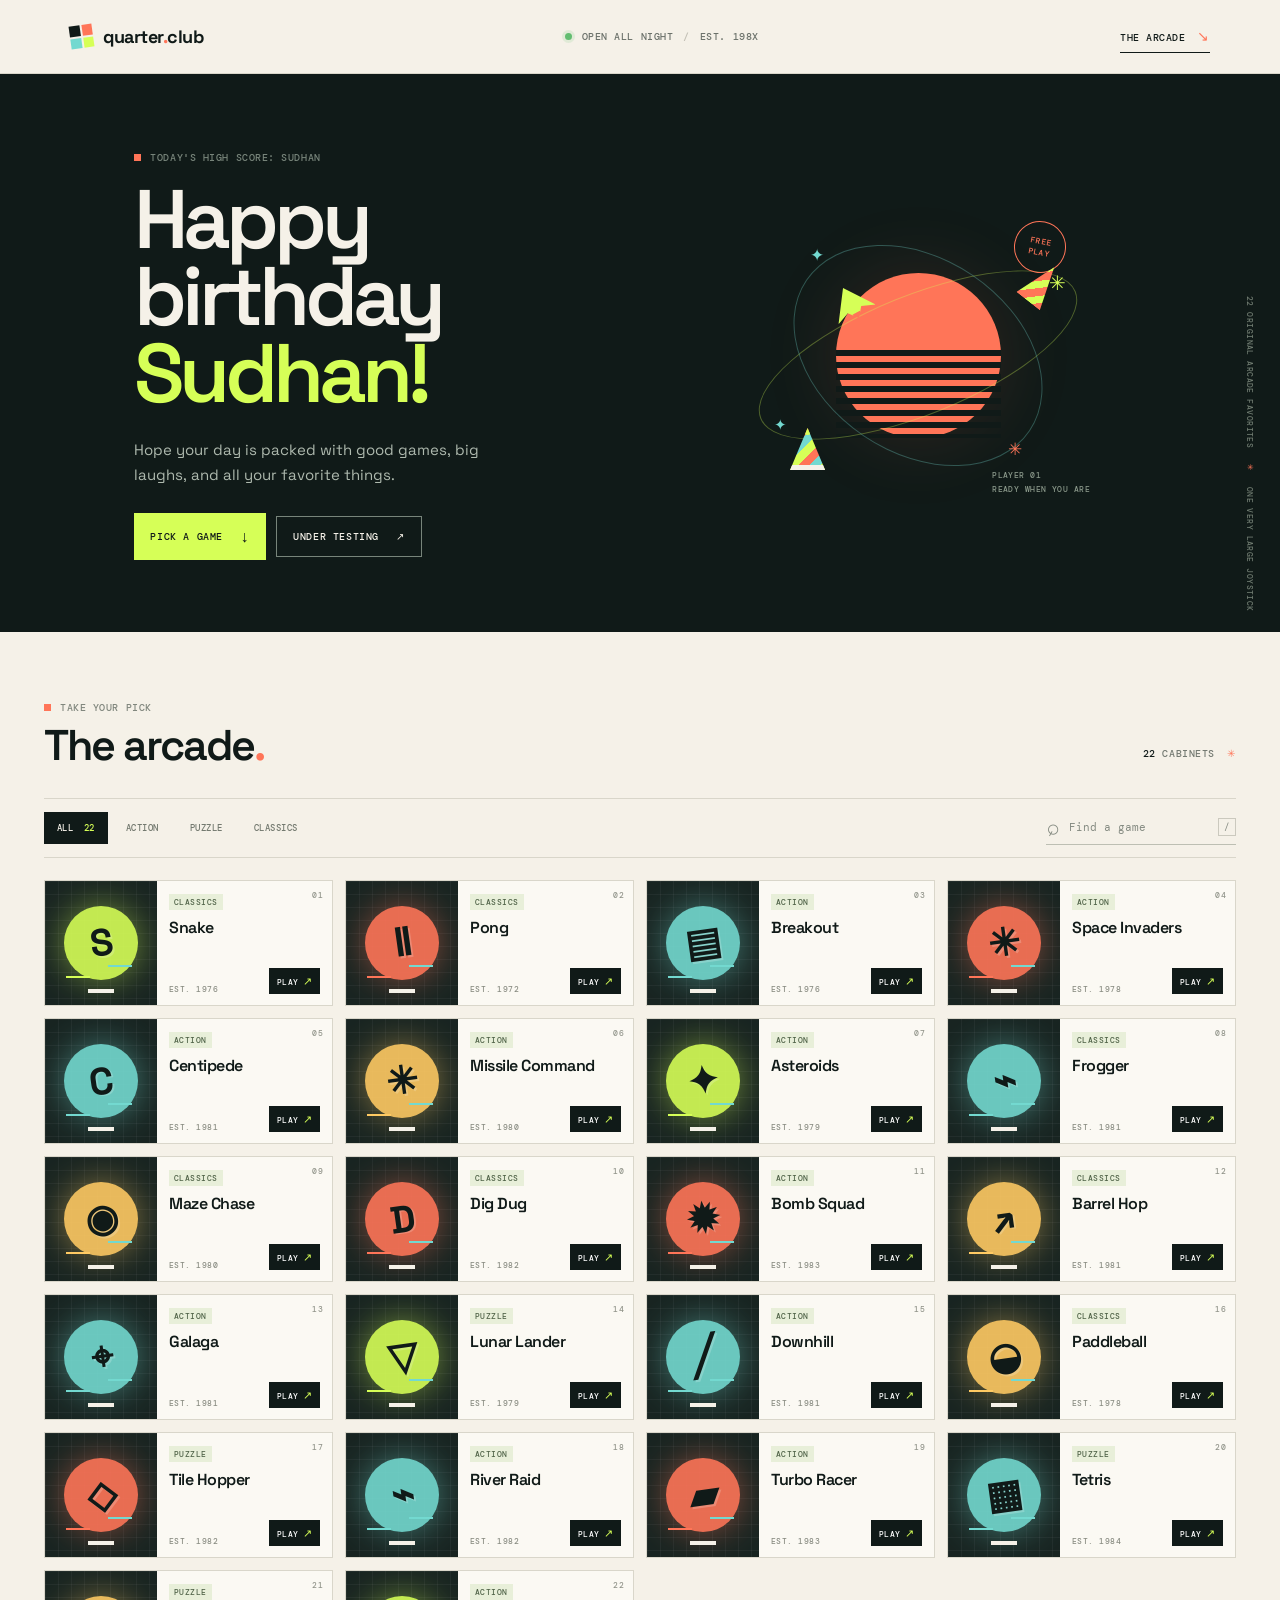
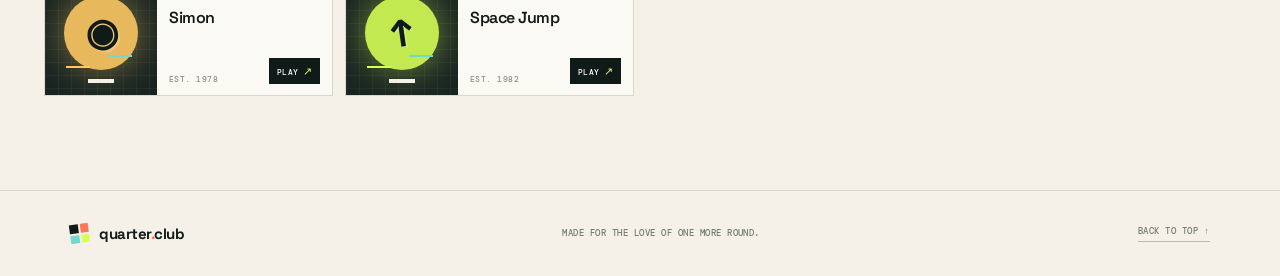
<file: index.html>
<!doctype html>
<html lang="en">
  <head>
    <meta charset="utf-8">
    <meta name="viewport" content="width=device-width, initial-scale=1">
    <meta name="theme-color" content="#101a18">
    <meta name="description" content="A pocket-sized arcade packed with 22 pixel-era favorites. Pick a cabinet and play.">
    <title>Quarter Club - The little big arcade</title>
    <link rel="icon" type="image/svg+xml" href="favicon.svg">
    <link rel="preconnect" href="https://fonts.googleapis.com">
    <link rel="preconnect" href="https://fonts.gstatic.com" crossorigin>
    <link href="https://fonts.googleapis.com/css2?family=DM+Mono:wght@400;500&family=Space+Grotesk:wght@400;500;600;700&display=swap" rel="stylesheet">
    <link rel="stylesheet" href="styles.css">
    <script src="arcade.js" defer></script>
  </head>
  <body>
    <header class="topbar">
      <a class="brand" href="#top" aria-label="Quarter Club home">
        <span class="brand-mark" aria-hidden="true"><i></i><i></i><i></i><i></i></span>
        <span>quarter<span class="brand-dot">.</span>club</span>
      </a>
      <div class="topbar-note"><span class="live-dot"></span> OPEN ALL NIGHT <span class="topbar-divider">/</span> EST. 198X</div>
      <a class="topbar-link" href="#arcade">THE ARCADE <span aria-hidden="true">↘</span></a>
    </header>

    <main id="top">
      <section class="intro" aria-labelledby="page-title">
        <div class="intro-copy">
          <p class="eyebrow"><span class="eyebrow-square"></span> TODAY'S HIGH SCORE: SUDHAN</p>
          <h1 id="page-title">Happy birthday<br><span>Sudhan!</span></h1>
          <p class="intro-description">Hope your day is packed with good games, big laughs, and all your favorite things.</p>
          <div class="intro-actions">
            <a class="jump-link" href="#arcade">PICK A GAME <span aria-hidden="true">↓</span></a>
            <a class="under-testing-link" href="sample.html" target="_blank" rel="noopener noreferrer">UNDER TESTING <span aria-hidden="true">↗</span></a>
          </div>
        </div>
        <div class="intro-art" aria-hidden="true">
          <div class="sun-disc"></div>
          <div class="orbit orbit-one"></div><div class="orbit orbit-two"></div>
          <div class="art-star star-one">✳</div><div class="art-star star-two">✦</div>
          <div class="pixel-ship"><span></span></div>
          <div class="party-hat" aria-hidden="true"><span></span></div>
          <div class="party-popper" aria-hidden="true"><span></span></div>
          <div class="party-confetti confetti-one" aria-hidden="true">✦</div>
          <div class="party-confetti confetti-two" aria-hidden="true">✳</div>
          <div class="art-caption">PLAYER 01<br>READY WHEN YOU ARE</div>
          <div class="art-stamp">FREE<br>PLAY</div>
        </div>
        <div class="party-burst" aria-hidden="true"><i></i><i></i><i></i><i></i><i></i><i></i><i></i><i></i><i></i><i></i><i></i><i></i><i></i><i></i><i></i><i></i></div>
        <div class="intro-side-note">22 ORIGINAL ARCADE FAVORITES <span>✳</span> ONE VERY LARGE JOYSTICK</div>
      </section>

      <section class="arcade-section" id="arcade" aria-labelledby="arcade-heading">
        <div class="section-heading">
          <div>
            <p class="eyebrow"><span class="eyebrow-square"></span> TAKE YOUR PICK</p>
            <h2 id="arcade-heading">The arcade<span class="heading-period">.</span></h2>
          </div>
          <div class="game-count"><span id="visible-count">22</span> CABINETS <span class="count-star">✳</span></div>
        </div>
        <div class="catalog-tools">
          <div class="filter-list" role="group" aria-label="Filter games by genre">
            <button class="filter-chip is-active" type="button" data-filter="All">ALL <span>22</span></button>
            <button class="filter-chip" type="button" data-filter="Action">ACTION</button>
            <button class="filter-chip" type="button" data-filter="Puzzle">PUZZLE</button>
            <button class="filter-chip" type="button" data-filter="Classics">CLASSICS</button>
          </div>
          <label class="search-box"><span aria-hidden="true">⌕</span><input id="game-search" type="search" placeholder="Find a game" autocomplete="off" aria-label="Search games"><kbd>/</kbd></label>
        </div>
        <div class="game-grid" id="game-grid" aria-live="polite"></div>
        <div class="empty-state" id="empty-state" hidden>No cabinets match that search. Try another name.</div>
      </section>
    </main>

    <footer class="footer">
      <a class="brand footer-brand" href="#top"><span class="brand-mark" aria-hidden="true"><i></i><i></i><i></i><i></i></span><span>quarter<span class="brand-dot">.</span>club</span></a>
      <p>MADE FOR THE LOVE OF ONE MORE ROUND.</p>
      <a href="#top" class="back-top">BACK TO TOP ↑</a>
    </footer>

    <dialog class="cabinet" id="cabinet" aria-labelledby="cabinet-title">
      <div class="cabinet-topline"><span class="cabinet-label"><span class="live-dot"></span> NOW PLAYING</span><button class="icon-button close-button" id="close-game" type="button" aria-label="Close game" title="Close game">×</button></div>
      <div class="cabinet-heading"><div><p class="game-meta" id="cabinet-meta"></p><h2 id="cabinet-title">Game title</h2></div><div class="scoreboard"><span>HI <b id="high-score">00000</b></span><span>SCORE <b id="current-score">00000</b></span></div></div>
      <div class="screen-frame">
        <canvas id="game-canvas" width="480" height="270" aria-label="Game screen"></canvas>
        <div class="screen-scanlines" aria-hidden="true"></div>
      </div>
      <div class="cabinet-bottomline"><p id="game-instructions">Use the arrows to play.</p><div class="game-actions"><button class="text-button" id="pause-game" type="button">Ⅱ <span>PAUSE</span></button><button class="text-button" id="restart-game" type="button">↻ <span>RESTART</span></button></div></div>
      <div class="touch-controls" aria-label="Touch game controls">
        <div class="touch-dpad"><button type="button" data-key="ArrowUp" aria-label="Up">↑</button><button type="button" data-key="ArrowLeft" aria-label="Left">←</button><button type="button" data-key="ArrowDown" aria-label="Down">↓</button><button type="button" data-key="ArrowRight" aria-label="Right">→</button></div>
        <button class="touch-fire" type="button" data-key=" " aria-label="Fire or jump">A</button>
      </div>
      <p class="cabinet-footnote">ARROWS / WASD TO MOVE <span>•</span> SPACE TO ACTION <span>•</span> ESC TO EXIT</p>
    </dialog>
  </body>
</html>
</file>
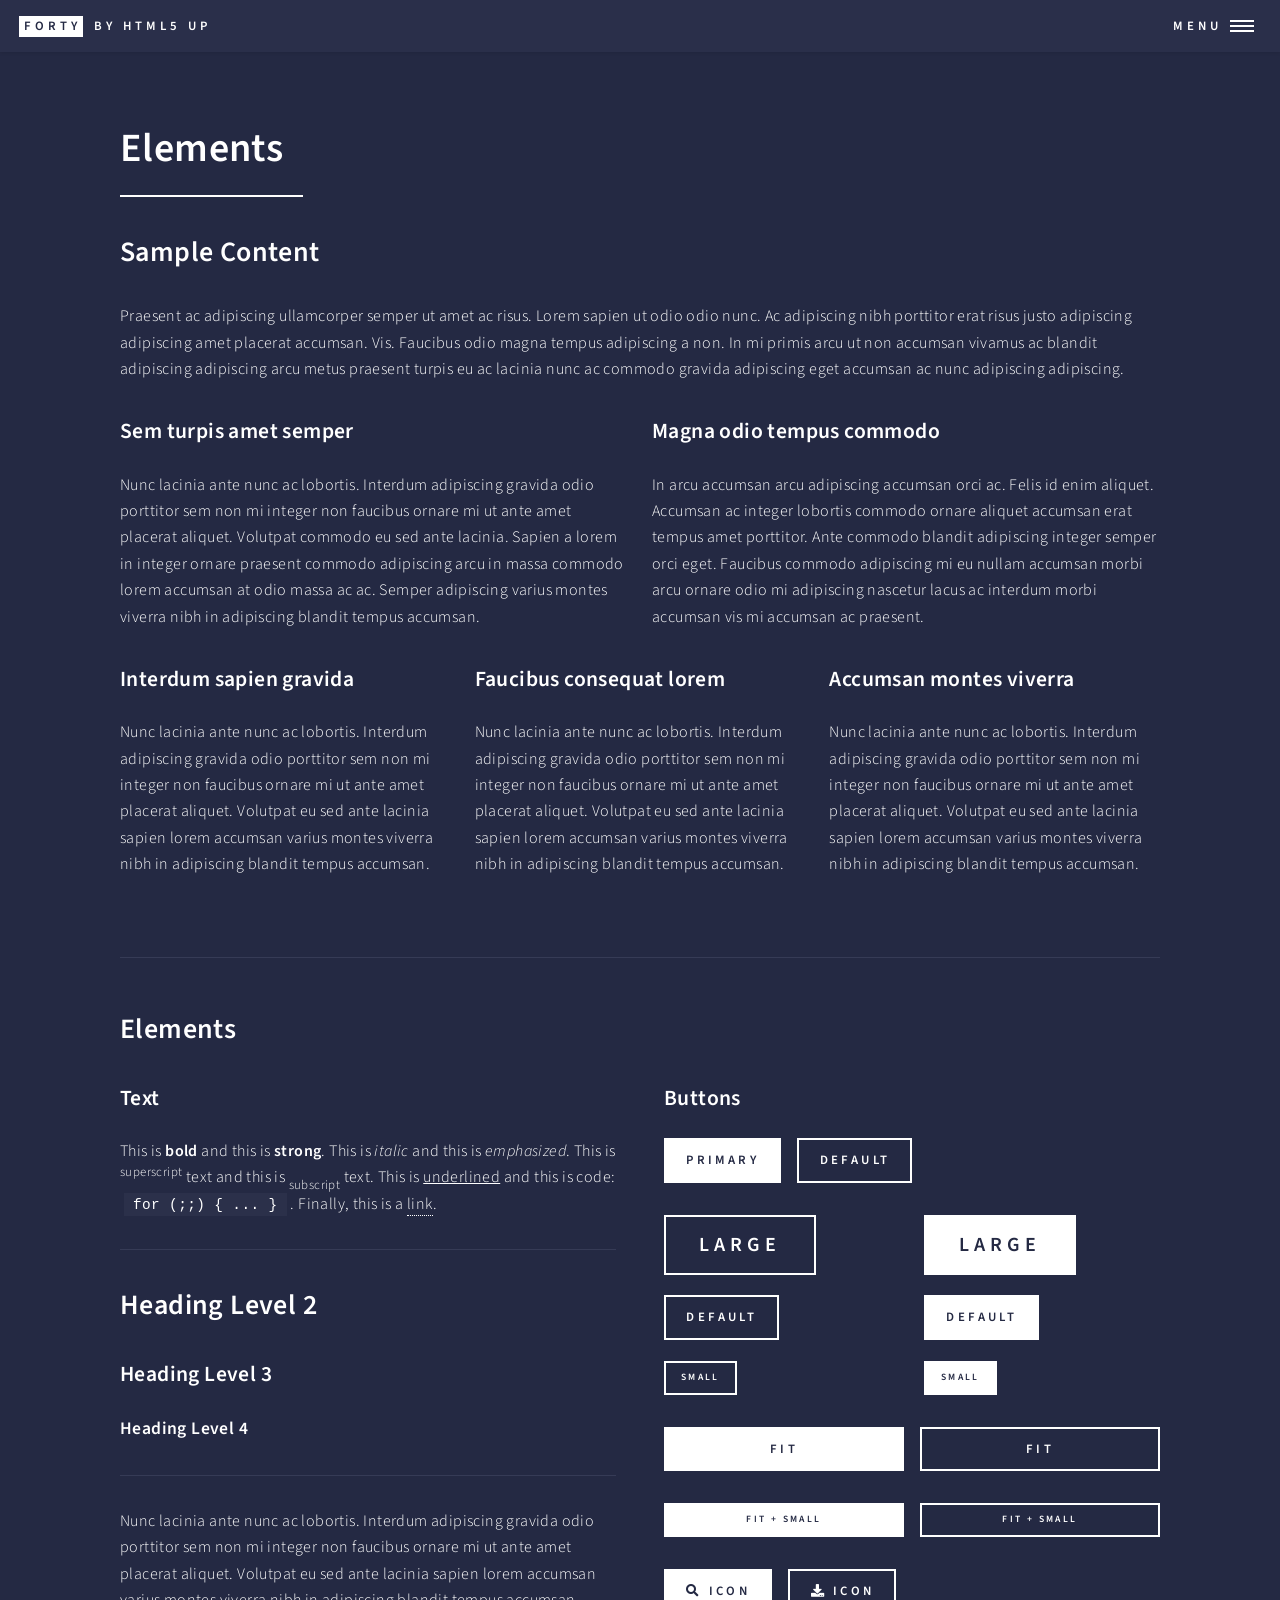
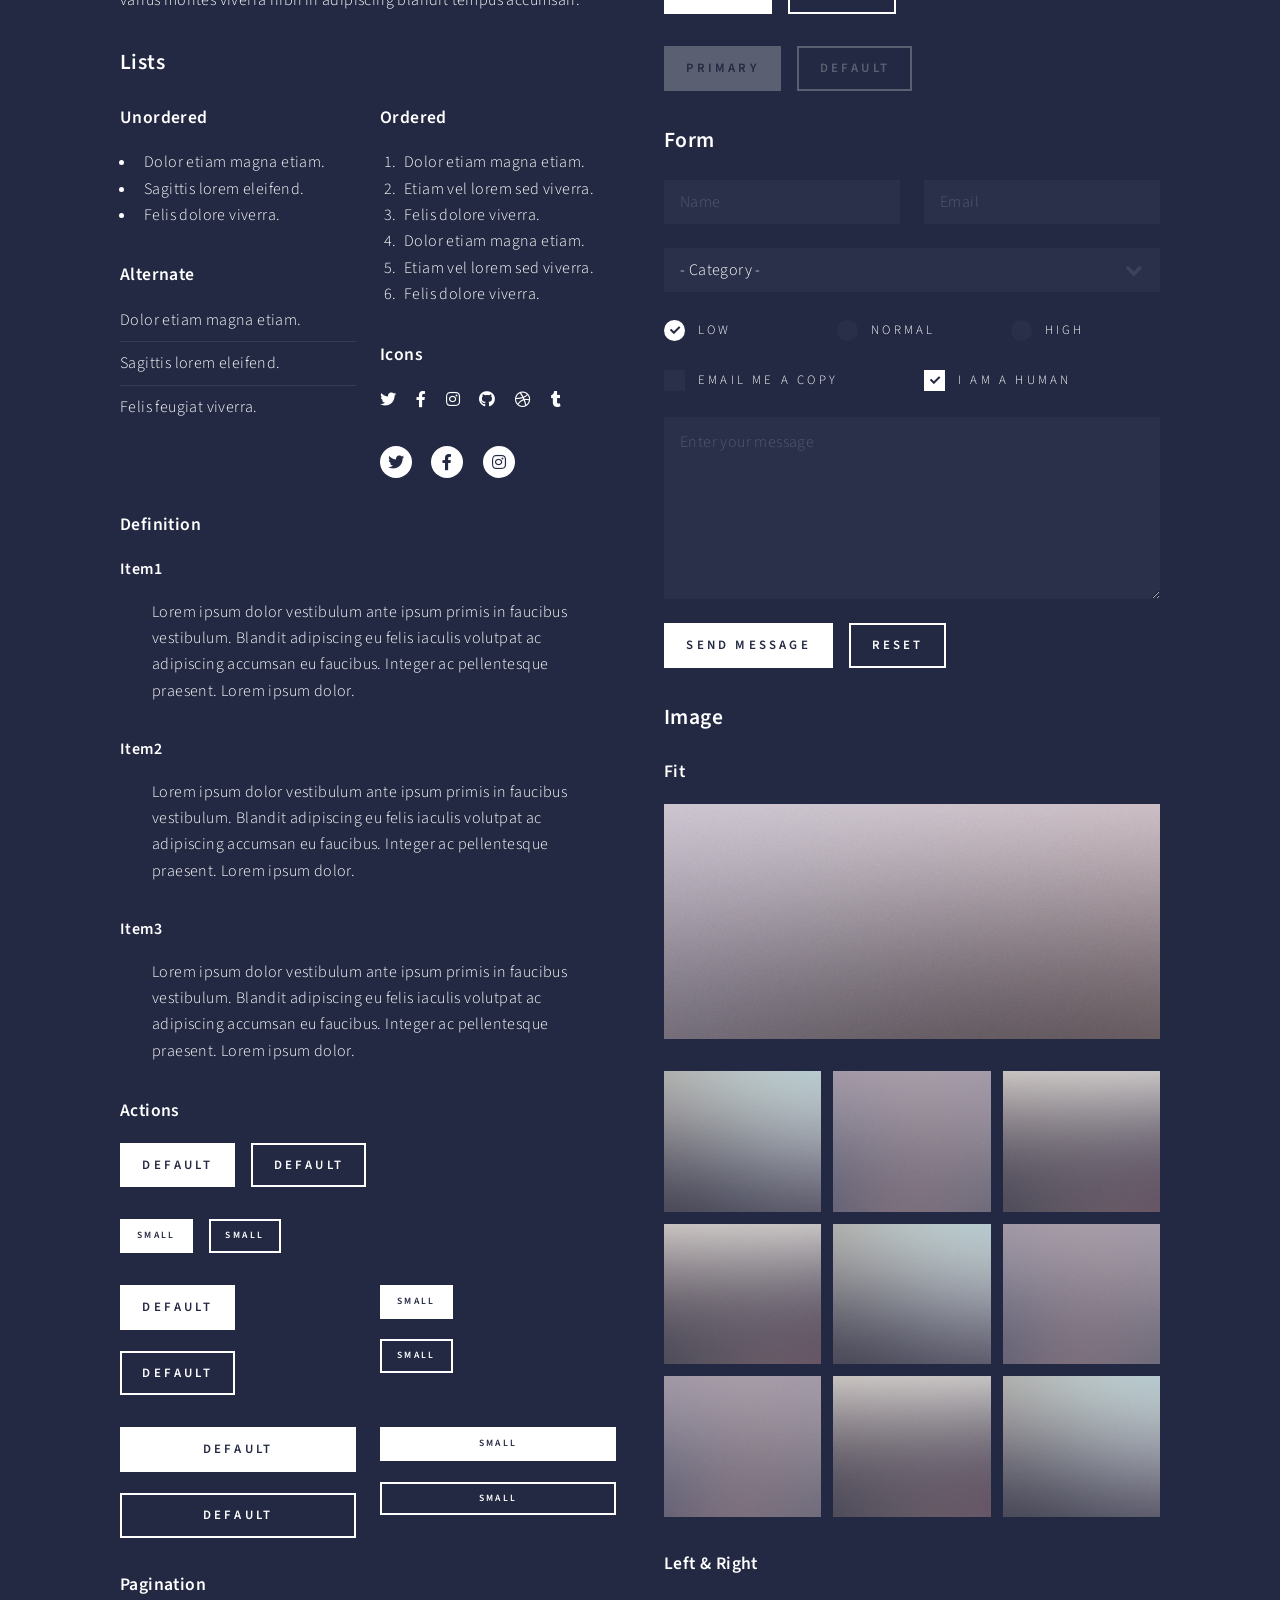
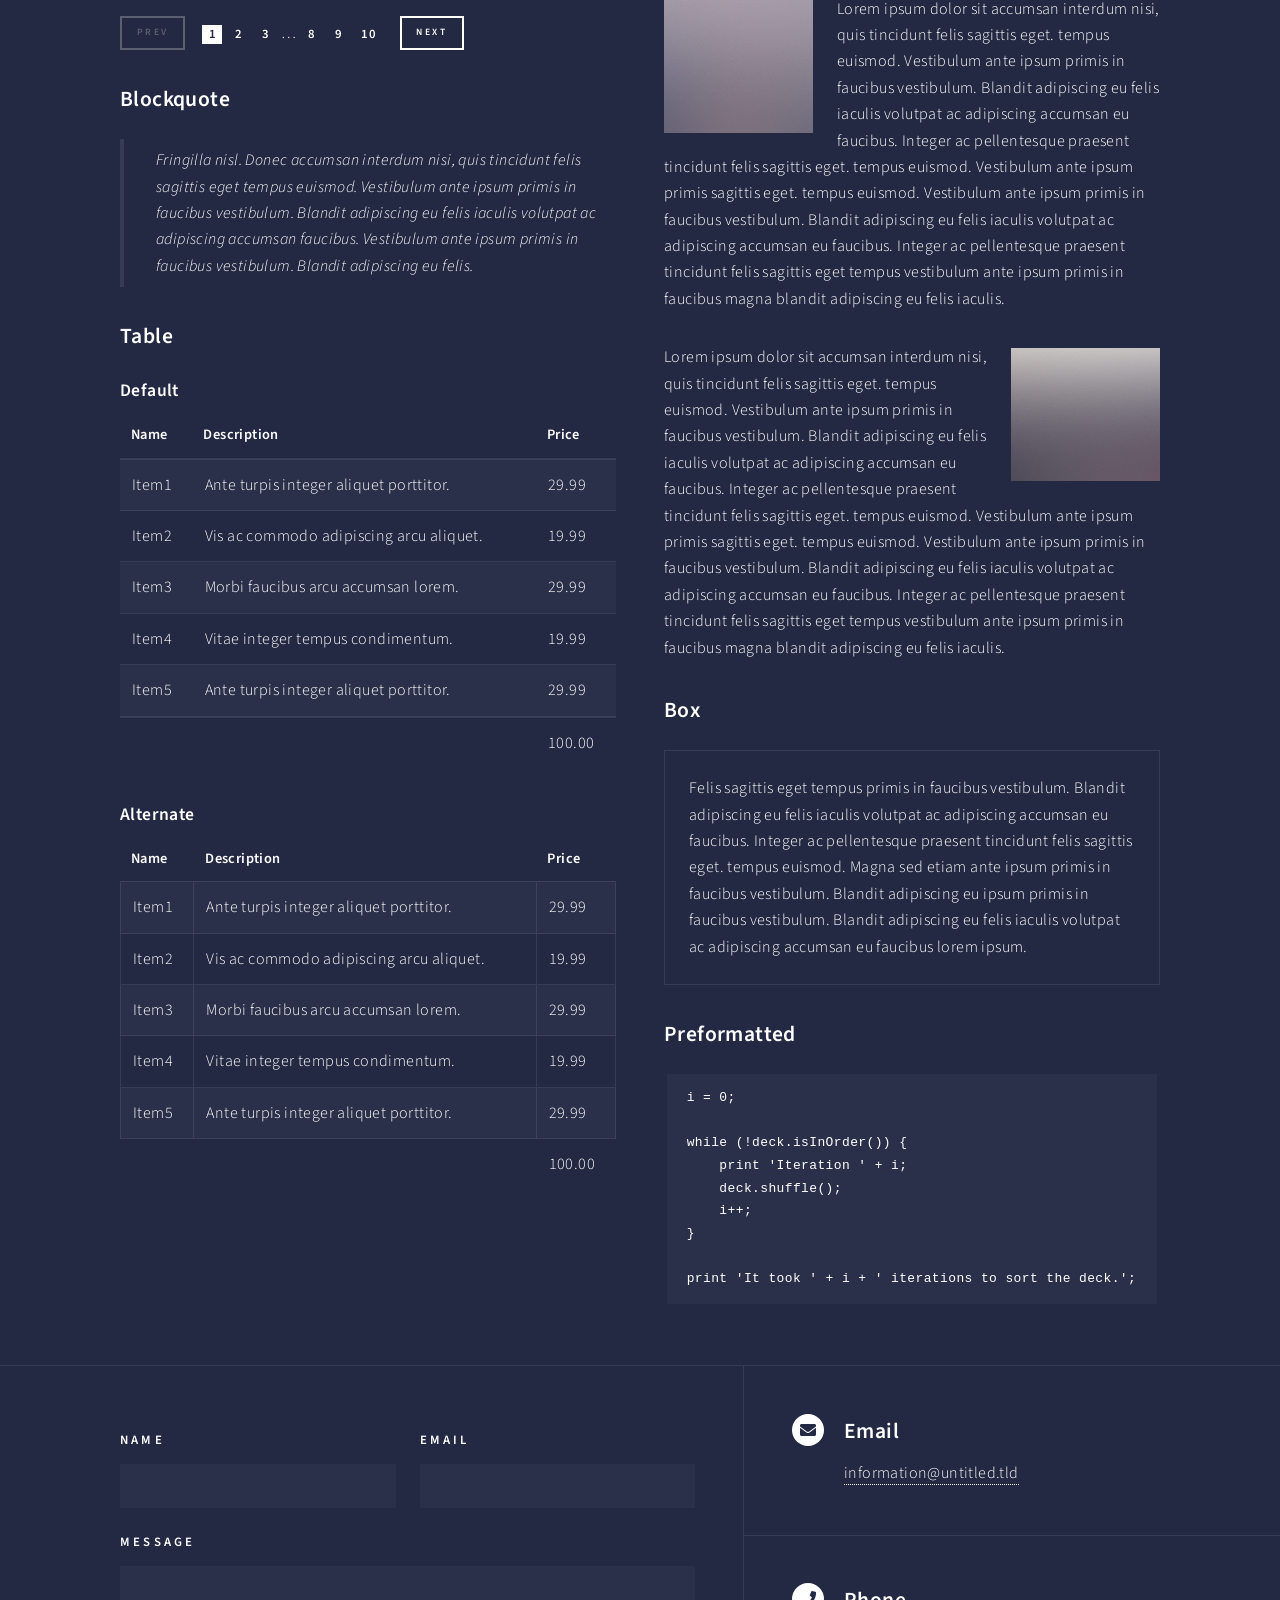
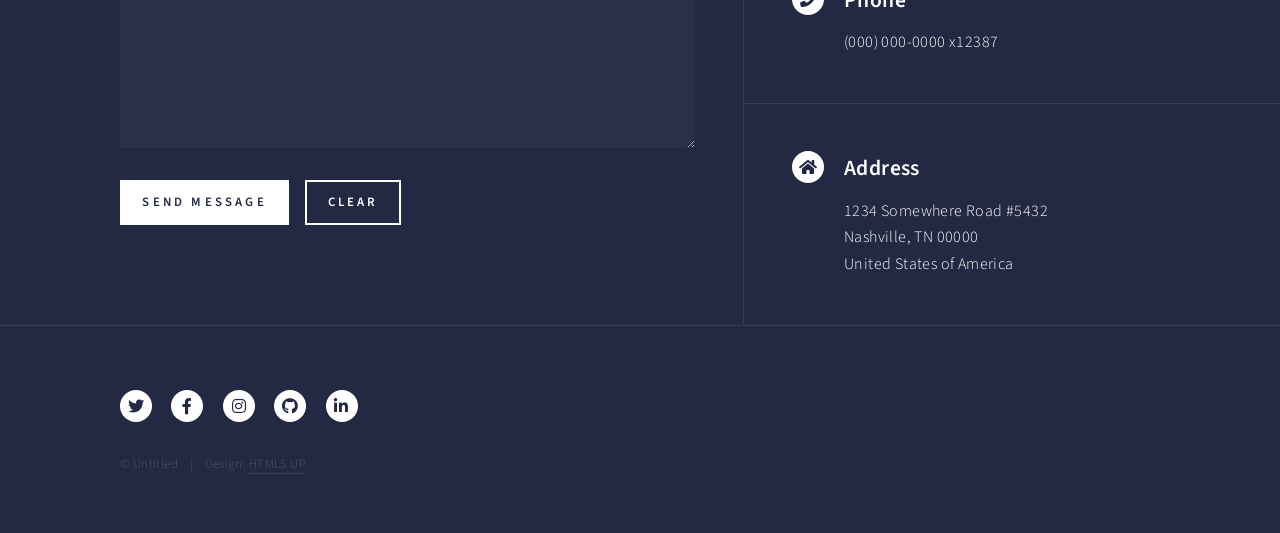
<file: elements.html>
<!DOCTYPE HTML>
<!--
	Forty by HTML5 UP
	html5up.net | @ajlkn
	Free for personal and commercial use under the CCA 3.0 license (html5up.net/license)
-->
<html>
	<head>
		<title>Elements - Forty by HTML5 UP</title>
		<meta charset="utf-8" />
		<meta name="viewport" content="width=device-width, initial-scale=1, user-scalable=no" />
		<link rel="stylesheet" href="assets/css/main.css" />
		<noscript><link rel="stylesheet" href="assets/css/noscript.css" /></noscript>
	</head>
	<body class="is-preload">

		<!-- Wrapper -->
			<div id="wrapper">

				<!-- Header -->
					<header id="header">
						<a href="index.html" class="logo"><strong>Forty</strong> <span>by HTML5 UP</span></a>
						<nav>
							<a href="#menu">Menu</a>
						</nav>
					</header>

				<!-- Menu -->
					<nav id="menu">
						<ul class="links">
							<li><a href="index.html">Home</a></li>
							<li><a href="landing.html">Landing</a></li>
							<li><a href="generic.html">Generic</a></li>
							<li><a href="elements.html">Elements</a></li>
						</ul>
						<ul class="actions stacked">
							<li><a href="#" class="button primary fit">Get Started</a></li>
							<li><a href="#" class="button fit">Log In</a></li>
						</ul>
					</nav>

				<!-- Main -->
					<div id="main" class="alt">

						<!-- One -->
							<section id="one">
								<div class="inner">
									<header class="major">
										<h1>Elements</h1>
									</header>

									<!-- Content -->
										<h2 id="content">Sample Content</h2>
										<p>Praesent ac adipiscing ullamcorper semper ut amet ac risus. Lorem sapien ut odio odio nunc. Ac adipiscing nibh porttitor erat risus justo adipiscing adipiscing amet placerat accumsan. Vis. Faucibus odio magna tempus adipiscing a non. In mi primis arcu ut non accumsan vivamus ac blandit adipiscing adipiscing arcu metus praesent turpis eu ac lacinia nunc ac commodo gravida adipiscing eget accumsan ac nunc adipiscing adipiscing.</p>
										<div class="row">
											<div class="col-6 col-12-small">
												<h3>Sem turpis amet semper</h3>
												<p>Nunc lacinia ante nunc ac lobortis. Interdum adipiscing gravida odio porttitor sem non mi integer non faucibus ornare mi ut ante amet placerat aliquet. Volutpat commodo eu sed ante lacinia. Sapien a lorem in integer ornare praesent commodo adipiscing arcu in massa commodo lorem accumsan at odio massa ac ac. Semper adipiscing varius montes viverra nibh in adipiscing blandit tempus accumsan.</p>
											</div>
											<div class="col-6 col-12-small">
												<h3>Magna odio tempus commodo</h3>
												<p>In arcu accumsan arcu adipiscing accumsan orci ac. Felis id enim aliquet. Accumsan ac integer lobortis commodo ornare aliquet accumsan erat tempus amet porttitor. Ante commodo blandit adipiscing integer semper orci eget. Faucibus commodo adipiscing mi eu nullam accumsan morbi arcu ornare odio mi adipiscing nascetur lacus ac interdum morbi accumsan vis mi accumsan ac praesent.</p>
											</div>
											<!-- Break -->
											<div class="col-4 col-12-medium">
												<h3>Interdum sapien gravida</h3>
												<p>Nunc lacinia ante nunc ac lobortis. Interdum adipiscing gravida odio porttitor sem non mi integer non faucibus ornare mi ut ante amet placerat aliquet. Volutpat eu sed ante lacinia sapien lorem accumsan varius montes viverra nibh in adipiscing blandit tempus accumsan.</p>
											</div>
											<div class="col-4 col-12-medium">
												<h3>Faucibus consequat lorem</h3>
												<p>Nunc lacinia ante nunc ac lobortis. Interdum adipiscing gravida odio porttitor sem non mi integer non faucibus ornare mi ut ante amet placerat aliquet. Volutpat eu sed ante lacinia sapien lorem accumsan varius montes viverra nibh in adipiscing blandit tempus accumsan.</p>
											</div>
											<div class="col-4 col-12-medium">
												<h3>Accumsan montes viverra</h3>
												<p>Nunc lacinia ante nunc ac lobortis. Interdum adipiscing gravida odio porttitor sem non mi integer non faucibus ornare mi ut ante amet placerat aliquet. Volutpat eu sed ante lacinia sapien lorem accumsan varius montes viverra nibh in adipiscing blandit tempus accumsan.</p>
											</div>
										</div>

									<hr class="major" />

									<!-- Elements -->
										<h2 id="elements">Elements</h2>
										<div class="row gtr-200">
											<div class="col-6 col-12-medium">

												<!-- Text stuff -->
													<h3>Text</h3>
													<p>This is <b>bold</b> and this is <strong>strong</strong>. This is <i>italic</i> and this is <em>emphasized</em>.
													This is <sup>superscript</sup> text and this is <sub>subscript</sub> text.
													This is <u>underlined</u> and this is code: <code>for (;;) { ... }</code>.
													Finally, this is a <a href="#">link</a>.</p>
													<hr />
													<h2>Heading Level 2</h2>
													<h3>Heading Level 3</h3>
													<h4>Heading Level 4</h4>
													<hr />
													<p>Nunc lacinia ante nunc ac lobortis. Interdum adipiscing gravida odio porttitor sem non mi integer non faucibus ornare mi ut ante amet placerat aliquet. Volutpat eu sed ante lacinia sapien lorem accumsan varius montes viverra nibh in adipiscing blandit tempus accumsan.</p>

												<!-- Lists -->
													<h3>Lists</h3>
													<div class="row">
														<div class="col-6 col-12-small">

															<h4>Unordered</h4>
															<ul>
																<li>Dolor etiam magna etiam.</li>
																<li>Sagittis lorem eleifend.</li>
																<li>Felis dolore viverra.</li>
															</ul>

															<h4>Alternate</h4>
															<ul class="alt">
																<li>Dolor etiam magna etiam.</li>
																<li>Sagittis lorem eleifend.</li>
																<li>Felis feugiat viverra.</li>
															</ul>

														</div>
														<div class="col-6 col-12-small">

															<h4>Ordered</h4>
															<ol>
																<li>Dolor etiam magna etiam.</li>
																<li>Etiam vel lorem sed viverra.</li>
																<li>Felis dolore viverra.</li>
																<li>Dolor etiam magna etiam.</li>
																<li>Etiam vel lorem sed viverra.</li>
																<li>Felis dolore viverra.</li>
															</ol>

															<h4>Icons</h4>
															<ul class="icons">
																<li><a href="#" class="icon brands fa-twitter"><span class="label">Twitter</span></a></li>
																<li><a href="#" class="icon brands fa-facebook-f"><span class="label">Facebook</span></a></li>
																<li><a href="#" class="icon brands fa-instagram"><span class="label">Instagram</span></a></li>
																<li><a href="#" class="icon brands fa-github"><span class="label">Github</span></a></li>
																<li><a href="#" class="icon brands fa-dribbble"><span class="label">Dribbble</span></a></li>
																<li><a href="#" class="icon brands fa-tumblr"><span class="label">Tumblr</span></a></li>
															</ul>
															<ul class="icons">
																<li><a href="#" class="icon brands alt fa-twitter"><span class="label">Twitter</span></a></li>
																<li><a href="#" class="icon brands alt fa-facebook-f"><span class="label">Facebook</span></a></li>
																<li><a href="#" class="icon brands alt fa-instagram"><span class="label">Instagram</span></a></li>
															</ul>

														</div>
													</div>
													<h4>Definition</h4>
													<dl>
														<dt>Item1</dt>
														<dd>
															<p>Lorem ipsum dolor vestibulum ante ipsum primis in faucibus vestibulum. Blandit adipiscing eu felis iaculis volutpat ac adipiscing accumsan eu faucibus. Integer ac pellentesque praesent. Lorem ipsum dolor.</p>
														</dd>
														<dt>Item2</dt>
														<dd>
															<p>Lorem ipsum dolor vestibulum ante ipsum primis in faucibus vestibulum. Blandit adipiscing eu felis iaculis volutpat ac adipiscing accumsan eu faucibus. Integer ac pellentesque praesent. Lorem ipsum dolor.</p>
														</dd>
														<dt>Item3</dt>
														<dd>
															<p>Lorem ipsum dolor vestibulum ante ipsum primis in faucibus vestibulum. Blandit adipiscing eu felis iaculis volutpat ac adipiscing accumsan eu faucibus. Integer ac pellentesque praesent. Lorem ipsum dolor.</p>
														</dd>
													</dl>

													<h4>Actions</h4>
													<ul class="actions">
														<li><a href="#" class="button primary">Default</a></li>
														<li><a href="#" class="button">Default</a></li>
													</ul>
													<ul class="actions small">
														<li><a href="#" class="button primary small">Small</a></li>
														<li><a href="#" class="button small">Small</a></li>
													</ul>
													<div class="row">
														<div class="col-6 col-12-small">
															<ul class="actions stacked">
																<li><a href="#" class="button primary">Default</a></li>
																<li><a href="#" class="button">Default</a></li>
															</ul>
														</div>
														<div class="col-6 col-12-small">
															<ul class="actions stacked">
																<li><a href="#" class="button primary small">Small</a></li>
																<li><a href="#" class="button small">Small</a></li>
															</ul>
														</div>
														<div class="col-6 col-12-small">
															<ul class="actions stacked">
																<li><a href="#" class="button primary fit">Default</a></li>
																<li><a href="#" class="button fit">Default</a></li>
															</ul>
														</div>
														<div class="col-6 col-12-small">
															<ul class="actions stacked">
																<li><a href="#" class="button primary small fit">Small</a></li>
																<li><a href="#" class="button small fit">Small</a></li>
															</ul>
														</div>
													</div>

													<h4>Pagination</h4>
													<ul class="pagination">
														<li><span class="button small disabled">Prev</span></li>
														<li><a href="#" class="page active">1</a></li>
														<li><a href="#" class="page">2</a></li>
														<li><a href="#" class="page">3</a></li>
														<li><span>&hellip;</span></li>
														<li><a href="#" class="page">8</a></li>
														<li><a href="#" class="page">9</a></li>
														<li><a href="#" class="page">10</a></li>
														<li><a href="#" class="button small">Next</a></li>
													</ul>

												<!-- Blockquote -->
													<h3>Blockquote</h3>
													<blockquote>Fringilla nisl. Donec accumsan interdum nisi, quis tincidunt felis sagittis eget tempus euismod. Vestibulum ante ipsum primis in faucibus vestibulum. Blandit adipiscing eu felis iaculis volutpat ac adipiscing accumsan faucibus. Vestibulum ante ipsum primis in faucibus vestibulum. Blandit adipiscing eu felis.</blockquote>

												<!-- Table -->
													<h3>Table</h3>

													<h4>Default</h4>
													<div class="table-wrapper">
														<table>
															<thead>
																<tr>
																	<th>Name</th>
																	<th>Description</th>
																	<th>Price</th>
																</tr>
															</thead>
															<tbody>
																<tr>
																	<td>Item1</td>
																	<td>Ante turpis integer aliquet porttitor.</td>
																	<td>29.99</td>
																</tr>
																<tr>
																	<td>Item2</td>
																	<td>Vis ac commodo adipiscing arcu aliquet.</td>
																	<td>19.99</td>
																</tr>
																<tr>
																	<td>Item3</td>
																	<td> Morbi faucibus arcu accumsan lorem.</td>
																	<td>29.99</td>
																</tr>
																<tr>
																	<td>Item4</td>
																	<td>Vitae integer tempus condimentum.</td>
																	<td>19.99</td>
																</tr>
																<tr>
																	<td>Item5</td>
																	<td>Ante turpis integer aliquet porttitor.</td>
																	<td>29.99</td>
																</tr>
															</tbody>
															<tfoot>
																<tr>
																	<td colspan="2"></td>
																	<td>100.00</td>
																</tr>
															</tfoot>
														</table>
													</div>

													<h4>Alternate</h4>
													<div class="table-wrapper">
														<table class="alt">
															<thead>
																<tr>
																	<th>Name</th>
																	<th>Description</th>
																	<th>Price</th>
																</tr>
															</thead>
															<tbody>
																<tr>
																	<td>Item1</td>
																	<td>Ante turpis integer aliquet porttitor.</td>
																	<td>29.99</td>
																</tr>
																<tr>
																	<td>Item2</td>
																	<td>Vis ac commodo adipiscing arcu aliquet.</td>
																	<td>19.99</td>
																</tr>
																<tr>
																	<td>Item3</td>
																	<td> Morbi faucibus arcu accumsan lorem.</td>
																	<td>29.99</td>
																</tr>
																<tr>
																	<td>Item4</td>
																	<td>Vitae integer tempus condimentum.</td>
																	<td>19.99</td>
																</tr>
																<tr>
																	<td>Item5</td>
																	<td>Ante turpis integer aliquet porttitor.</td>
																	<td>29.99</td>
																</tr>
															</tbody>
															<tfoot>
																<tr>
																	<td colspan="2"></td>
																	<td>100.00</td>
																</tr>
															</tfoot>
														</table>
													</div>

											</div>
											<div class="col-6 col-12-medium">

												<!-- Buttons -->
													<h3>Buttons</h3>
													<ul class="actions">
														<li><a href="#" class="button primary">Primary</a></li>
														<li><a href="#" class="button">Default</a></li>
													</ul>
													<div class="row">
														<div class="col-6 col-12-xsmall">
															<ul class="actions stacked">
																<li><a href="#" class="button large">Large</a></li>
																<li><a href="#" class="button">Default</a></li>
																<li><a href="#" class="button small">Small</a></li>
															</ul>
														</div>
														<div class="col-6 col-12-xsmall">
															<ul class="actions stacked">
																<li><a href="#" class="button primary large">Large</a></li>
																<li><a href="#" class="button primary">Default</a></li>
																<li><a href="#" class="button primary small">Small</a></li>
															</ul>
														</div>
													</div>
													<ul class="actions fit">
														<li><a href="#" class="button primary fit">Fit</a></li>
														<li><a href="#" class="button fit">Fit</a></li>
													</ul>
													<ul class="actions fit small">
														<li><a href="#" class="button primary fit small">Fit + Small</a></li>
														<li><a href="#" class="button fit small">Fit + Small</a></li>
													</ul>
													<ul class="actions">
														<li><a href="#" class="button primary icon solid fa-search">Icon</a></li>
														<li><a href="#" class="button icon solid fa-download">Icon</a></li>
													</ul>
													<ul class="actions">
														<li><span class="button primary disabled">Primary</span></li>
														<li><span class="button disabled">Default</span></li>
													</ul>

												<!-- Form -->
													<h3>Form</h3>

													<form method="post" action="#">
														<div class="row gtr-uniform">
															<div class="col-6 col-12-xsmall">
																<input type="text" name="demo-name" id="demo-name" value="" placeholder="Name" />
															</div>
															<div class="col-6 col-12-xsmall">
																<input type="email" name="demo-email" id="demo-email" value="" placeholder="Email" />
															</div>
															<!-- Break -->
															<div class="col-12">
																<select name="demo-category" id="demo-category">
																	<option value="">- Category -</option>
																	<option value="1">Manufacturing</option>
																	<option value="1">Shipping</option>
																	<option value="1">Administration</option>
																	<option value="1">Human Resources</option>
																</select>
															</div>
															<!-- Break -->
															<div class="col-4 col-12-small">
																<input type="radio" id="demo-priority-low" name="demo-priority" checked>
																<label for="demo-priority-low">Low</label>
															</div>
															<div class="col-4 col-12-small">
																<input type="radio" id="demo-priority-normal" name="demo-priority">
																<label for="demo-priority-normal">Normal</label>
															</div>
															<div class="col-4 col-12-small">
																<input type="radio" id="demo-priority-high" name="demo-priority">
																<label for="demo-priority-high">High</label>
															</div>
															<!-- Break -->
															<div class="col-6 col-12-small">
																<input type="checkbox" id="demo-copy" name="demo-copy">
																<label for="demo-copy">Email me a copy</label>
															</div>
															<div class="col-6 col-12-small">
																<input type="checkbox" id="demo-human" name="demo-human" checked>
																<label for="demo-human">I am a human</label>
															</div>
															<!-- Break -->
															<div class="col-12">
																<textarea name="demo-message" id="demo-message" placeholder="Enter your message" rows="6"></textarea>
															</div>
															<!-- Break -->
															<div class="col-12">
																<ul class="actions">
																	<li><input type="submit" value="Send Message" class="primary" /></li>
																	<li><input type="reset" value="Reset" /></li>
																</ul>
															</div>
														</div>
													</form>

												<!-- Image -->
													<h3>Image</h3>

													<h4>Fit</h4>
													<span class="image fit"><img src="images/pic03.jpg" alt="" /></span>
													<div class="box alt">
														<div class="row gtr-50 gtr-uniform">
															<div class="col-4"><span class="image fit"><img src="images/pic08.jpg" alt="" /></span></div>
															<div class="col-4"><span class="image fit"><img src="images/pic09.jpg" alt="" /></span></div>
															<div class="col-4"><span class="image fit"><img src="images/pic10.jpg" alt="" /></span></div>
															<!-- Break -->
															<div class="col-4"><span class="image fit"><img src="images/pic10.jpg" alt="" /></span></div>
															<div class="col-4"><span class="image fit"><img src="images/pic08.jpg" alt="" /></span></div>
															<div class="col-4"><span class="image fit"><img src="images/pic09.jpg" alt="" /></span></div>
															<!-- Break -->
															<div class="col-4"><span class="image fit"><img src="images/pic09.jpg" alt="" /></span></div>
															<div class="col-4"><span class="image fit"><img src="images/pic10.jpg" alt="" /></span></div>
															<div class="col-4"><span class="image fit"><img src="images/pic08.jpg" alt="" /></span></div>
														</div>
													</div>

													<h4>Left &amp; Right</h4>
													<p><span class="image left"><img src="images/pic09.jpg" alt="" /></span>Lorem ipsum dolor sit accumsan interdum nisi, quis tincidunt felis sagittis eget. tempus euismod. Vestibulum ante ipsum primis in faucibus vestibulum. Blandit adipiscing eu felis iaculis volutpat ac adipiscing accumsan eu faucibus. Integer ac pellentesque praesent tincidunt felis sagittis eget. tempus euismod. Vestibulum ante ipsum primis sagittis eget. tempus euismod. Vestibulum ante ipsum primis in faucibus vestibulum. Blandit adipiscing eu felis iaculis volutpat ac adipiscing accumsan eu faucibus. Integer ac pellentesque praesent tincidunt felis sagittis eget tempus vestibulum ante ipsum primis in faucibus magna blandit adipiscing eu felis iaculis.</p>
													<p><span class="image right"><img src="images/pic10.jpg" alt="" /></span>Lorem ipsum dolor sit accumsan interdum nisi, quis tincidunt felis sagittis eget. tempus euismod. Vestibulum ante ipsum primis in faucibus vestibulum. Blandit adipiscing eu felis iaculis volutpat ac adipiscing accumsan eu faucibus. Integer ac pellentesque praesent tincidunt felis sagittis eget. tempus euismod. Vestibulum ante ipsum primis sagittis eget. tempus euismod. Vestibulum ante ipsum primis in faucibus vestibulum. Blandit adipiscing eu felis iaculis volutpat ac adipiscing accumsan eu faucibus. Integer ac pellentesque praesent tincidunt felis sagittis eget tempus vestibulum ante ipsum primis in faucibus magna blandit adipiscing eu felis iaculis.</p>

												<!-- Box -->
													<h3>Box</h3>
													<div class="box">
														<p>Felis sagittis eget tempus primis in faucibus vestibulum. Blandit adipiscing eu felis iaculis volutpat ac adipiscing accumsan eu faucibus. Integer ac pellentesque praesent tincidunt felis sagittis eget. tempus euismod. Magna sed etiam ante ipsum primis in faucibus vestibulum. Blandit adipiscing eu ipsum primis in faucibus vestibulum. Blandit adipiscing eu felis iaculis volutpat ac adipiscing accumsan eu faucibus lorem ipsum.</p>
													</div>

												<!-- Preformatted Code -->
													<h3>Preformatted</h3>
													<pre><code>i = 0;

while (!deck.isInOrder()) {
    print 'Iteration ' + i;
    deck.shuffle();
    i++;
}

print 'It took ' + i + ' iterations to sort the deck.';
</code></pre>

											</div>
										</div>

								</div>
							</section>

					</div>

				<!-- Contact -->
					<section id="contact">
						<div class="inner">
							<section>
								<form method="post" action="#">
									<div class="fields">
										<div class="field half">
											<label for="name">Name</label>
											<input type="text" name="name" id="name" />
										</div>
										<div class="field half">
											<label for="email">Email</label>
											<input type="text" name="email" id="email" />
										</div>
										<div class="field">
											<label for="message">Message</label>
											<textarea name="message" id="message" rows="6"></textarea>
										</div>
									</div>
									<ul class="actions">
										<li><input type="submit" value="Send Message" class="primary" /></li>
										<li><input type="reset" value="Clear" /></li>
									</ul>
								</form>
							</section>
							<section class="split">
								<section>
									<div class="contact-method">
										<span class="icon solid alt fa-envelope"></span>
										<h3>Email</h3>
										<a href="#">information@untitled.tld</a>
									</div>
								</section>
								<section>
									<div class="contact-method">
										<span class="icon solid alt fa-phone"></span>
										<h3>Phone</h3>
										<span>(000) 000-0000 x12387</span>
									</div>
								</section>
								<section>
									<div class="contact-method">
										<span class="icon solid alt fa-home"></span>
										<h3>Address</h3>
										<span>1234 Somewhere Road #5432<br />
										Nashville, TN 00000<br />
										United States of America</span>
									</div>
								</section>
							</section>
						</div>
					</section>

				<!-- Footer -->
					<footer id="footer">
						<div class="inner">
							<ul class="icons">
								<li><a href="#" class="icon brands alt fa-twitter"><span class="label">Twitter</span></a></li>
								<li><a href="#" class="icon brands alt fa-facebook-f"><span class="label">Facebook</span></a></li>
								<li><a href="#" class="icon brands alt fa-instagram"><span class="label">Instagram</span></a></li>
								<li><a href="#" class="icon brands alt fa-github"><span class="label">GitHub</span></a></li>
								<li><a href="#" class="icon brands alt fa-linkedin-in"><span class="label">LinkedIn</span></a></li>
							</ul>
							<ul class="copyright">
								<li>&copy; Untitled</li><li>Design: <a href="https://html5up.net">HTML5 UP</a></li>
							</ul>
						</div>
					</footer>

			</div>

		<!-- Scripts -->
			<script src="assets/js/jquery.min.js"></script>
			<script src="assets/js/jquery.scrolly.min.js"></script>
			<script src="assets/js/jquery.scrollex.min.js"></script>
			<script src="assets/js/browser.min.js"></script>
			<script src="assets/js/breakpoints.min.js"></script>
			<script src="assets/js/util.js"></script>
			<script src="assets/js/main.js"></script>

	</body>
</html>
</file>
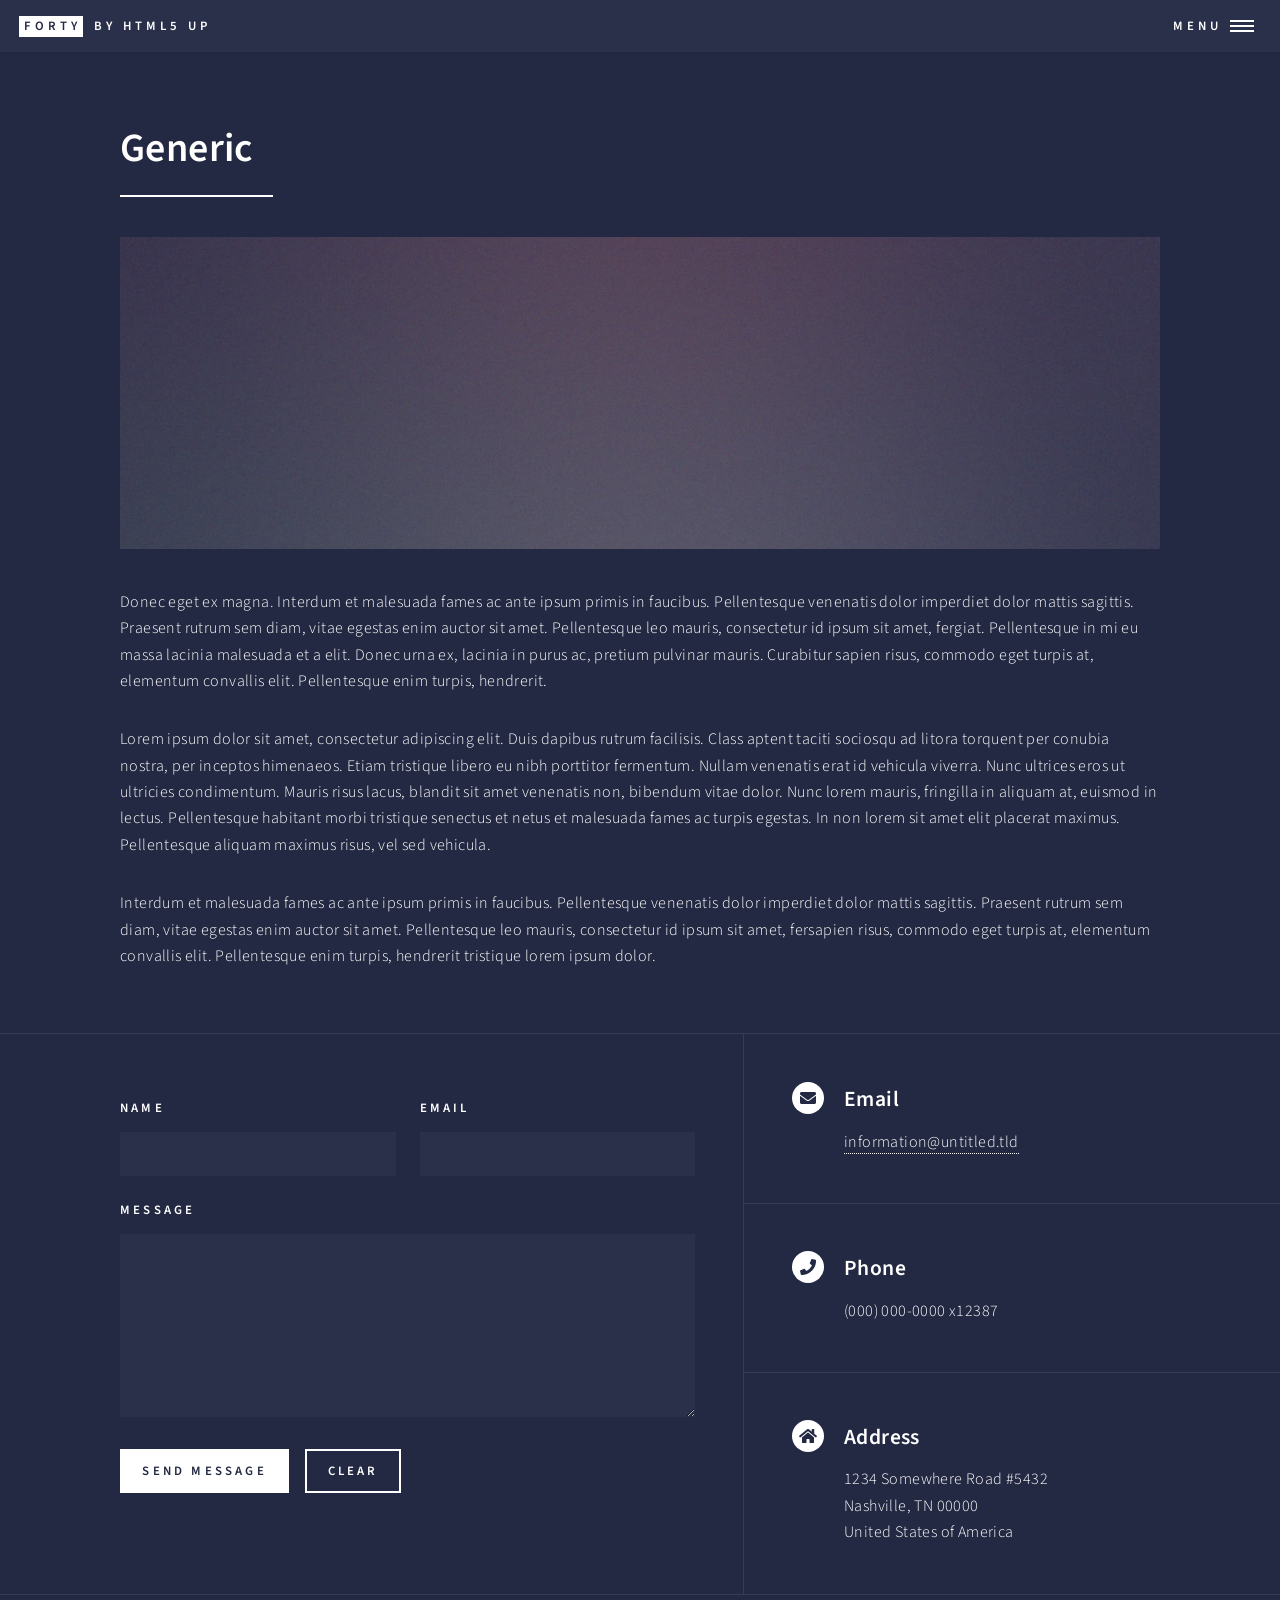
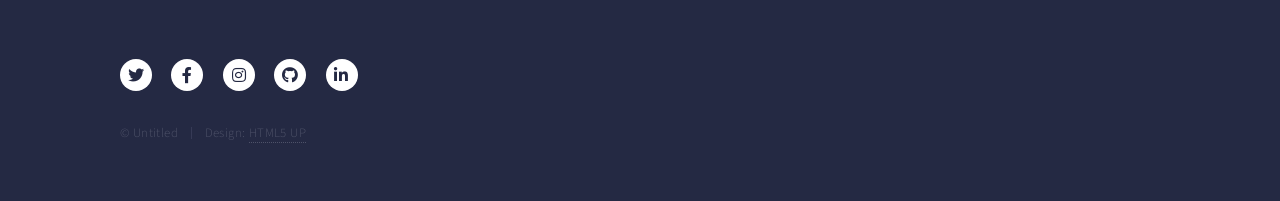
<file: generic.html>
<!DOCTYPE HTML>
<!--
	Forty by HTML5 UP
	html5up.net | @ajlkn
	Free for personal and commercial use under the CCA 3.0 license (html5up.net/license)
-->
<html>
	<head>
		<title>Generic - Forty by HTML5 UP</title>
		<meta charset="utf-8" />
		<meta name="viewport" content="width=device-width, initial-scale=1, user-scalable=no" />
		<link rel="stylesheet" href="assets/css/main.css" />
		<noscript><link rel="stylesheet" href="assets/css/noscript.css" /></noscript>
	</head>
	<body class="is-preload">

		<!-- Wrapper -->
			<div id="wrapper">

				<!-- Header -->
					<header id="header">
						<a href="index.html" class="logo"><strong>Forty</strong> <span>by HTML5 UP</span></a>
						<nav>
							<a href="#menu">Menu</a>
						</nav>
					</header>

				<!-- Menu -->
					<nav id="menu">
						<ul class="links">
							<li><a href="index.html">Home</a></li>
							<li><a href="landing.html">Landing</a></li>
							<li><a href="generic.html">Generic</a></li>
							<li><a href="elements.html">Elements</a></li>
						</ul>
						<ul class="actions stacked">
							<li><a href="#" class="button primary fit">Get Started</a></li>
							<li><a href="#" class="button fit">Log In</a></li>
						</ul>
					</nav>

				<!-- Main -->
					<div id="main" class="alt">

						<!-- One -->
							<section id="one">
								<div class="inner">
									<header class="major">
										<h1>Generic</h1>
									</header>
									<span class="image main"><img src="images/pic11.jpg" alt="" /></span>
									<p>Donec eget ex magna. Interdum et malesuada fames ac ante ipsum primis in faucibus. Pellentesque venenatis dolor imperdiet dolor mattis sagittis. Praesent rutrum sem diam, vitae egestas enim auctor sit amet. Pellentesque leo mauris, consectetur id ipsum sit amet, fergiat. Pellentesque in mi eu massa lacinia malesuada et a elit. Donec urna ex, lacinia in purus ac, pretium pulvinar mauris. Curabitur sapien risus, commodo eget turpis at, elementum convallis elit. Pellentesque enim turpis, hendrerit.</p>
									<p>Lorem ipsum dolor sit amet, consectetur adipiscing elit. Duis dapibus rutrum facilisis. Class aptent taciti sociosqu ad litora torquent per conubia nostra, per inceptos himenaeos. Etiam tristique libero eu nibh porttitor fermentum. Nullam venenatis erat id vehicula viverra. Nunc ultrices eros ut ultricies condimentum. Mauris risus lacus, blandit sit amet venenatis non, bibendum vitae dolor. Nunc lorem mauris, fringilla in aliquam at, euismod in lectus. Pellentesque habitant morbi tristique senectus et netus et malesuada fames ac turpis egestas. In non lorem sit amet elit placerat maximus. Pellentesque aliquam maximus risus, vel sed vehicula.</p>
									<p>Interdum et malesuada fames ac ante ipsum primis in faucibus. Pellentesque venenatis dolor imperdiet dolor mattis sagittis. Praesent rutrum sem diam, vitae egestas enim auctor sit amet. Pellentesque leo mauris, consectetur id ipsum sit amet, fersapien risus, commodo eget turpis at, elementum convallis elit. Pellentesque enim turpis, hendrerit tristique lorem ipsum dolor.</p>
								</div>
							</section>

					</div>

				<!-- Contact -->
					<section id="contact">
						<div class="inner">
							<section>
								<form method="post" action="#">
									<div class="fields">
										<div class="field half">
											<label for="name">Name</label>
											<input type="text" name="name" id="name" />
										</div>
										<div class="field half">
											<label for="email">Email</label>
											<input type="text" name="email" id="email" />
										</div>
										<div class="field">
											<label for="message">Message</label>
											<textarea name="message" id="message" rows="6"></textarea>
										</div>
									</div>
									<ul class="actions">
										<li><input type="submit" value="Send Message" class="primary" /></li>
										<li><input type="reset" value="Clear" /></li>
									</ul>
								</form>
							</section>
							<section class="split">
								<section>
									<div class="contact-method">
										<span class="icon solid alt fa-envelope"></span>
										<h3>Email</h3>
										<a href="#">information@untitled.tld</a>
									</div>
								</section>
								<section>
									<div class="contact-method">
										<span class="icon solid alt fa-phone"></span>
										<h3>Phone</h3>
										<span>(000) 000-0000 x12387</span>
									</div>
								</section>
								<section>
									<div class="contact-method">
										<span class="icon solid alt fa-home"></span>
										<h3>Address</h3>
										<span>1234 Somewhere Road #5432<br />
										Nashville, TN 00000<br />
										United States of America</span>
									</div>
								</section>
							</section>
						</div>
					</section>

				<!-- Footer -->
					<footer id="footer">
						<div class="inner">
							<ul class="icons">
								<li><a href="#" class="icon brands alt fa-twitter"><span class="label">Twitter</span></a></li>
								<li><a href="#" class="icon brands alt fa-facebook-f"><span class="label">Facebook</span></a></li>
								<li><a href="#" class="icon brands alt fa-instagram"><span class="label">Instagram</span></a></li>
								<li><a href="#" class="icon brands alt fa-github"><span class="label">GitHub</span></a></li>
								<li><a href="#" class="icon brands alt fa-linkedin-in"><span class="label">LinkedIn</span></a></li>
							</ul>
							<ul class="copyright">
								<li>&copy; Untitled</li><li>Design: <a href="https://html5up.net">HTML5 UP</a></li>
							</ul>
						</div>
					</footer>

			</div>

		<!-- Scripts -->
			<script src="assets/js/jquery.min.js"></script>
			<script src="assets/js/jquery.scrolly.min.js"></script>
			<script src="assets/js/jquery.scrollex.min.js"></script>
			<script src="assets/js/browser.min.js"></script>
			<script src="assets/js/breakpoints.min.js"></script>
			<script src="assets/js/util.js"></script>
			<script src="assets/js/main.js"></script>

	</body>
</html>
</file>
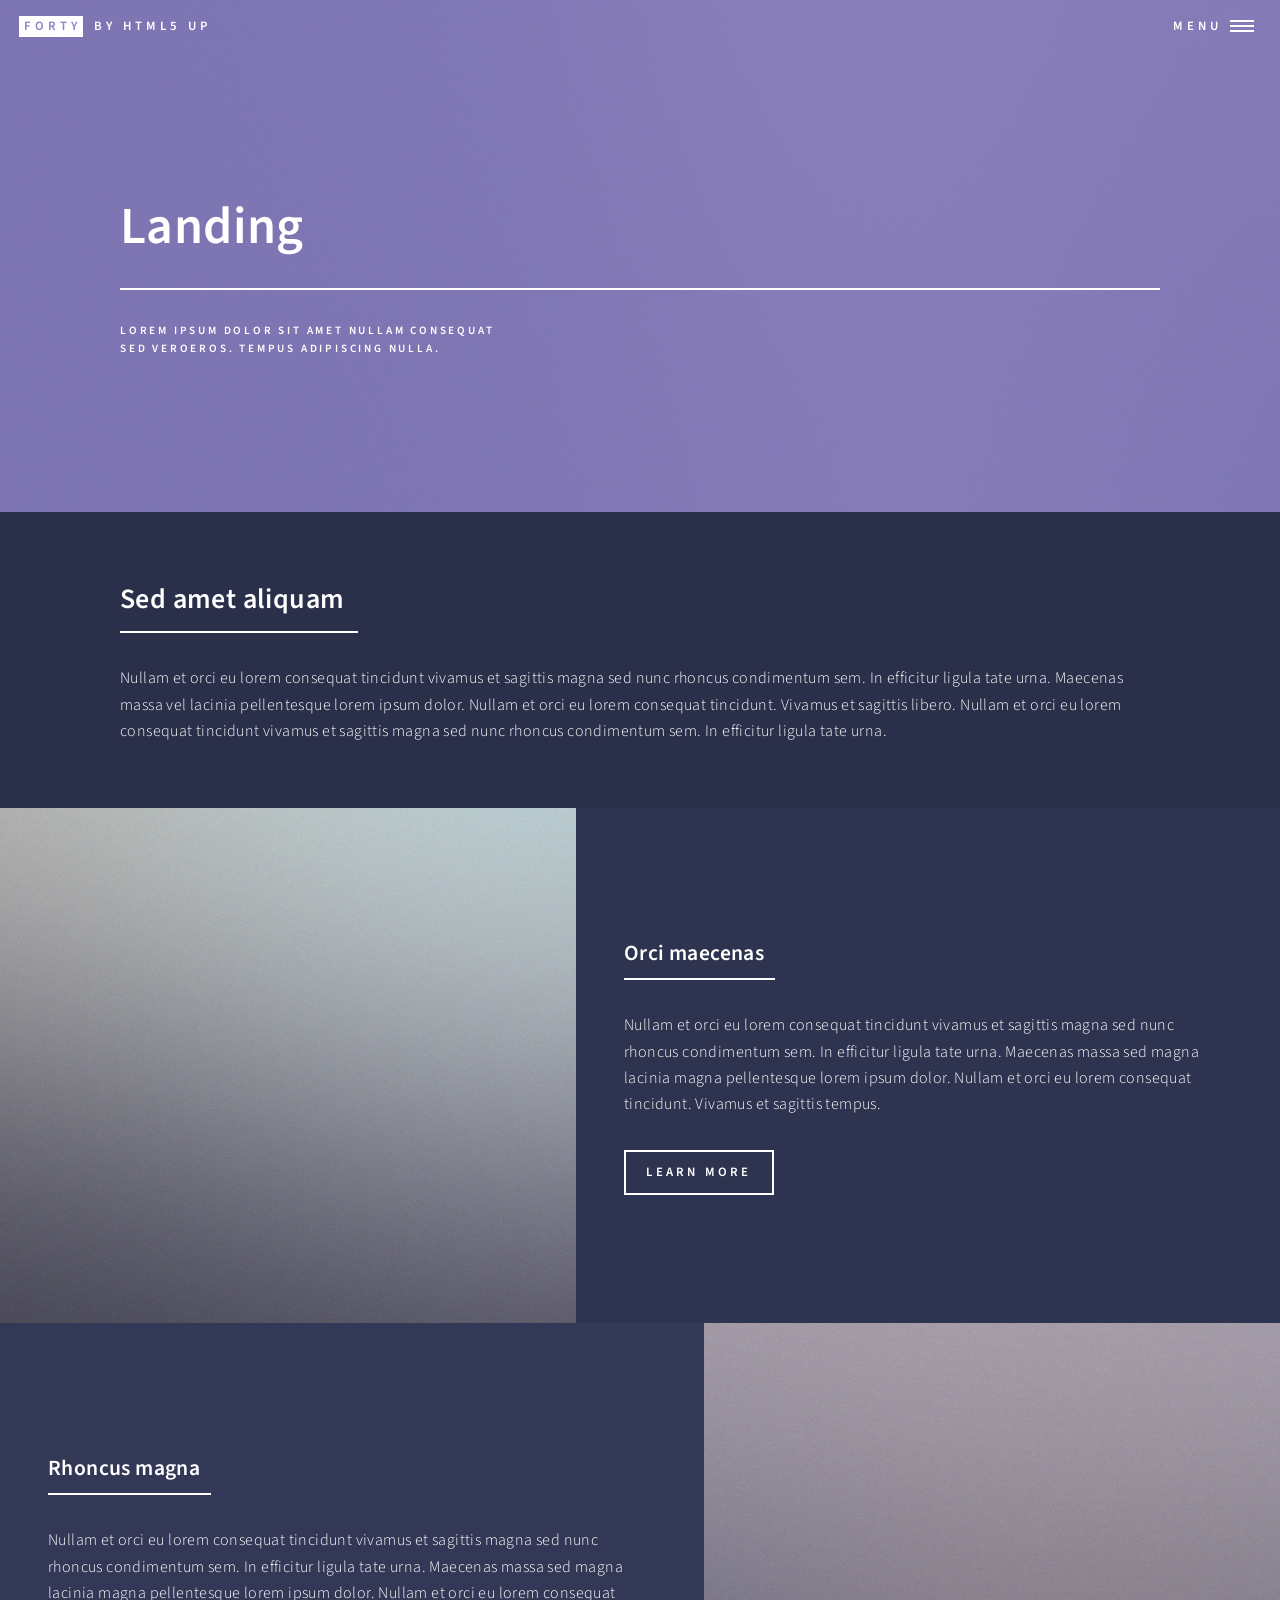
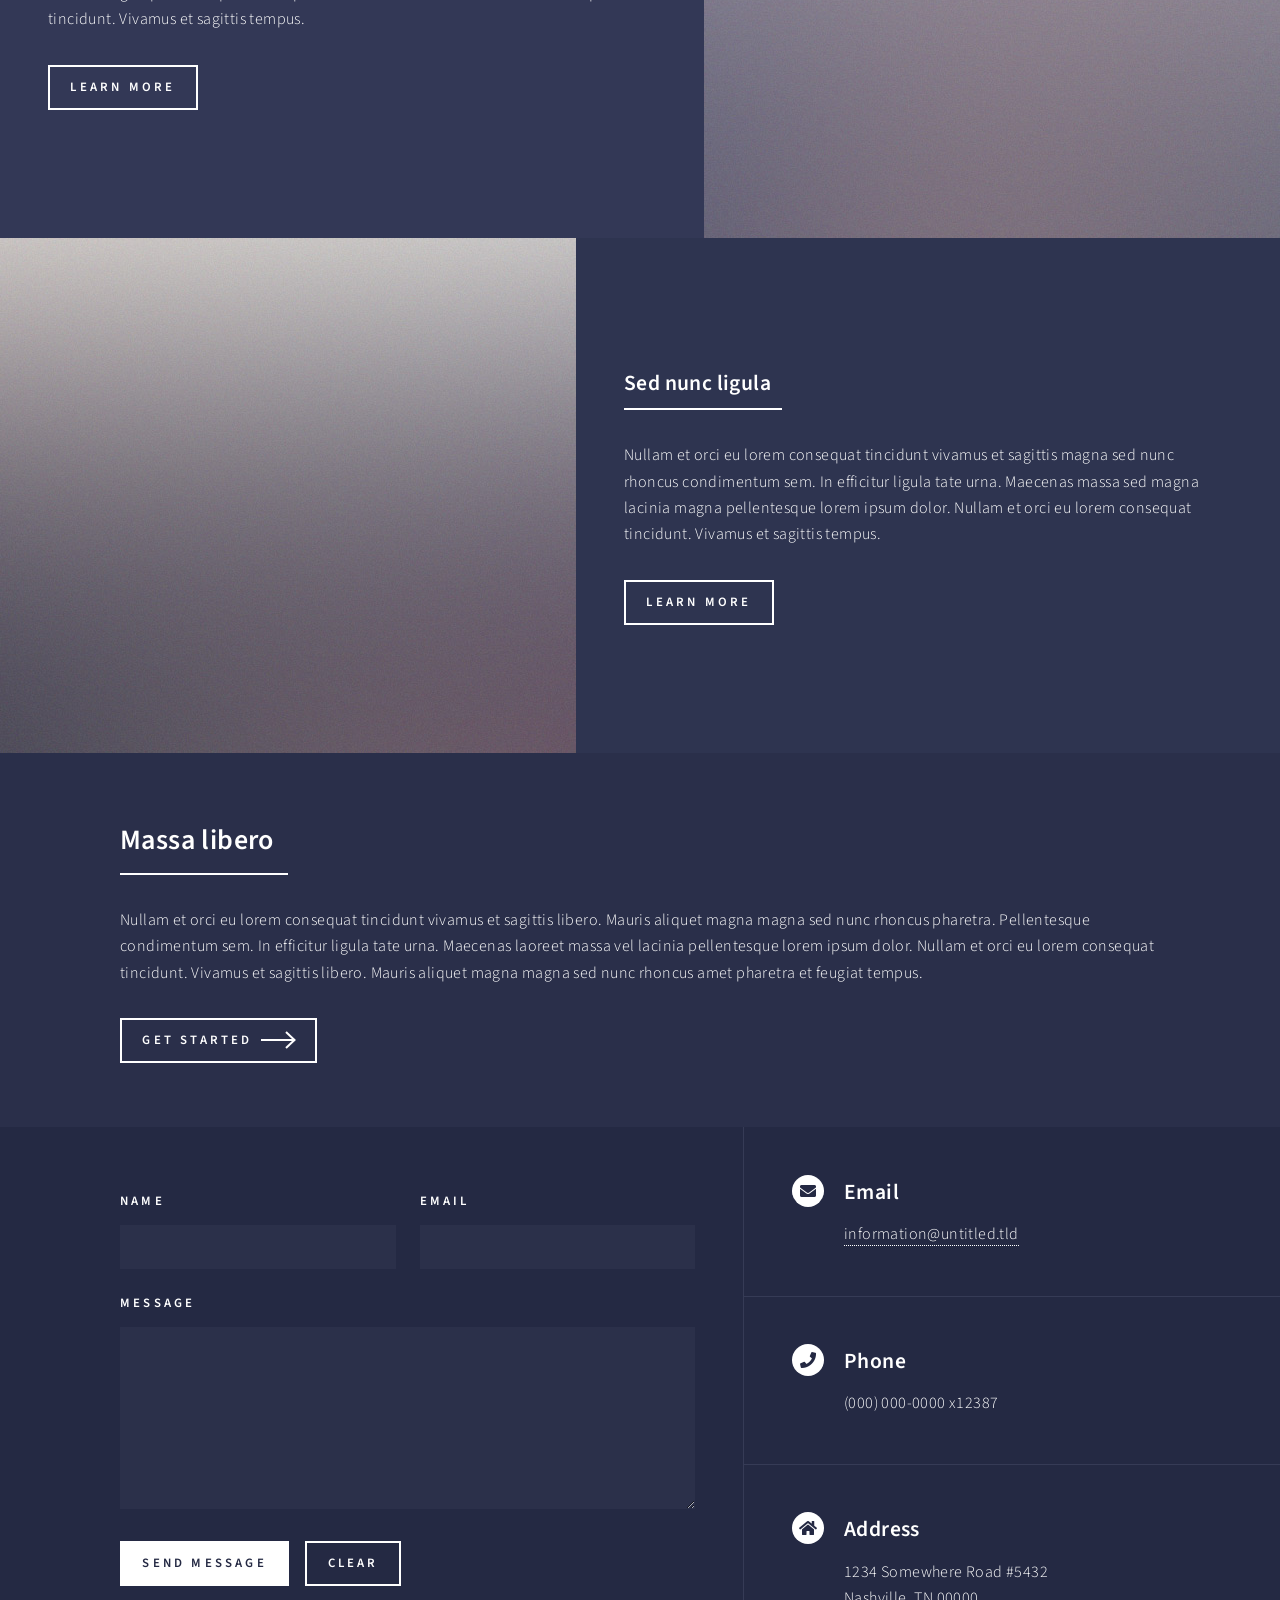
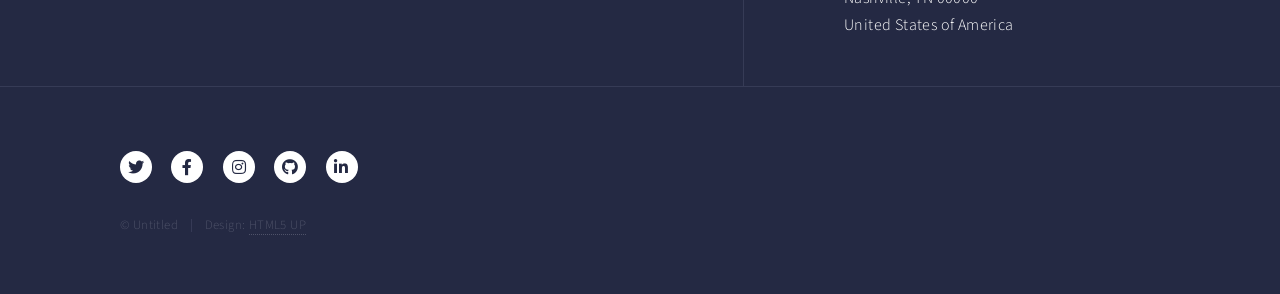
<file: landing.html>
<!DOCTYPE HTML>
<!--
	Forty by HTML5 UP
	html5up.net | @ajlkn
	Free for personal and commercial use under the CCA 3.0 license (html5up.net/license)
-->
<html>
	<head>
		<title>Landing - Forty by HTML5 UP</title>
		<meta charset="utf-8" />
		<meta name="viewport" content="width=device-width, initial-scale=1, user-scalable=no" />
		<link rel="stylesheet" href="assets/css/main.css" />
		<noscript><link rel="stylesheet" href="assets/css/noscript.css" /></noscript>
	</head>
	<body class="is-preload">

		<!-- Wrapper -->
			<div id="wrapper">

				<!-- Header -->
				<!-- Note: The "styleN" class below should match that of the banner element. -->
					<header id="header" class="alt style2">
						<a href="index.html" class="logo"><strong>Forty</strong> <span>by HTML5 UP</span></a>
						<nav>
							<a href="#menu">Menu</a>
						</nav>
					</header>

				<!-- Menu -->
					<nav id="menu">
						<ul class="links">
							<li><a href="index.html">Home</a></li>
							<li><a href="landing.html">Landing</a></li>
							<li><a href="generic.html">Generic</a></li>
							<li><a href="elements.html">Elements</a></li>
						</ul>
						<ul class="actions stacked">
							<li><a href="#" class="button primary fit">Get Started</a></li>
							<li><a href="#" class="button fit">Log In</a></li>
						</ul>
					</nav>

				<!-- Banner -->
				<!-- Note: The "styleN" class below should match that of the header element. -->
					<section id="banner" class="style2">
						<div class="inner">
							<span class="image">
								<img src="images/pic07.jpg" alt="" />
							</span>
							<header class="major">
								<h1>Landing</h1>
							</header>
							<div class="content">
								<p>Lorem ipsum dolor sit amet nullam consequat<br />
								sed veroeros. tempus adipiscing nulla.</p>
							</div>
						</div>
					</section>

				<!-- Main -->
					<div id="main">

						<!-- One -->
							<section id="one">
								<div class="inner">
									<header class="major">
										<h2>Sed amet aliquam</h2>
									</header>
									<p>Nullam et orci eu lorem consequat tincidunt vivamus et sagittis magna sed nunc rhoncus condimentum sem. In efficitur ligula tate urna. Maecenas massa vel lacinia pellentesque lorem ipsum dolor. Nullam et orci eu lorem consequat tincidunt. Vivamus et sagittis libero. Nullam et orci eu lorem consequat tincidunt vivamus et sagittis magna sed nunc rhoncus condimentum sem. In efficitur ligula tate urna.</p>
								</div>
							</section>

						<!-- Two -->
							<section id="two" class="spotlights">
								<section>
									<a href="generic.html" class="image">
										<img src="images/pic08.jpg" alt="" data-position="center center" />
									</a>
									<div class="content">
										<div class="inner">
											<header class="major">
												<h3>Orci maecenas</h3>
											</header>
											<p>Nullam et orci eu lorem consequat tincidunt vivamus et sagittis magna sed nunc rhoncus condimentum sem. In efficitur ligula tate urna. Maecenas massa sed magna lacinia magna pellentesque lorem ipsum dolor. Nullam et orci eu lorem consequat tincidunt. Vivamus et sagittis tempus.</p>
											<ul class="actions">
												<li><a href="generic.html" class="button">Learn more</a></li>
											</ul>
										</div>
									</div>
								</section>
								<section>
									<a href="generic.html" class="image">
										<img src="images/pic09.jpg" alt="" data-position="top center" />
									</a>
									<div class="content">
										<div class="inner">
											<header class="major">
												<h3>Rhoncus magna</h3>
											</header>
											<p>Nullam et orci eu lorem consequat tincidunt vivamus et sagittis magna sed nunc rhoncus condimentum sem. In efficitur ligula tate urna. Maecenas massa sed magna lacinia magna pellentesque lorem ipsum dolor. Nullam et orci eu lorem consequat tincidunt. Vivamus et sagittis tempus.</p>
											<ul class="actions">
												<li><a href="generic.html" class="button">Learn more</a></li>
											</ul>
										</div>
									</div>
								</section>
								<section>
									<a href="generic.html" class="image">
										<img src="images/pic10.jpg" alt="" data-position="25% 25%" />
									</a>
									<div class="content">
										<div class="inner">
											<header class="major">
												<h3>Sed nunc ligula</h3>
											</header>
											<p>Nullam et orci eu lorem consequat tincidunt vivamus et sagittis magna sed nunc rhoncus condimentum sem. In efficitur ligula tate urna. Maecenas massa sed magna lacinia magna pellentesque lorem ipsum dolor. Nullam et orci eu lorem consequat tincidunt. Vivamus et sagittis tempus.</p>
											<ul class="actions">
												<li><a href="generic.html" class="button">Learn more</a></li>
											</ul>
										</div>
									</div>
								</section>
							</section>

						<!-- Three -->
							<section id="three">
								<div class="inner">
									<header class="major">
										<h2>Massa libero</h2>
									</header>
									<p>Nullam et orci eu lorem consequat tincidunt vivamus et sagittis libero. Mauris aliquet magna magna sed nunc rhoncus pharetra. Pellentesque condimentum sem. In efficitur ligula tate urna. Maecenas laoreet massa vel lacinia pellentesque lorem ipsum dolor. Nullam et orci eu lorem consequat tincidunt. Vivamus et sagittis libero. Mauris aliquet magna magna sed nunc rhoncus amet pharetra et feugiat tempus.</p>
									<ul class="actions">
										<li><a href="generic.html" class="button next">Get Started</a></li>
									</ul>
								</div>
							</section>

					</div>

				<!-- Contact -->
					<section id="contact">
						<div class="inner">
							<section>
								<form method="post" action="#">
									<div class="fields">
										<div class="field half">
											<label for="name">Name</label>
											<input type="text" name="name" id="name" />
										</div>
										<div class="field half">
											<label for="email">Email</label>
											<input type="text" name="email" id="email" />
										</div>
										<div class="field">
											<label for="message">Message</label>
											<textarea name="message" id="message" rows="6"></textarea>
										</div>
									</div>
									<ul class="actions">
										<li><input type="submit" value="Send Message" class="primary" /></li>
										<li><input type="reset" value="Clear" /></li>
									</ul>
								</form>
							</section>
							<section class="split">
								<section>
									<div class="contact-method">
										<span class="icon solid alt fa-envelope"></span>
										<h3>Email</h3>
										<a href="#">information@untitled.tld</a>
									</div>
								</section>
								<section>
									<div class="contact-method">
										<span class="icon solid alt fa-phone"></span>
										<h3>Phone</h3>
										<span>(000) 000-0000 x12387</span>
									</div>
								</section>
								<section>
									<div class="contact-method">
										<span class="icon solid alt fa-home"></span>
										<h3>Address</h3>
										<span>1234 Somewhere Road #5432<br />
										Nashville, TN 00000<br />
										United States of America</span>
									</div>
								</section>
							</section>
						</div>
					</section>

				<!-- Footer -->
					<footer id="footer">
						<div class="inner">
							<ul class="icons">
								<li><a href="#" class="icon brands alt fa-twitter"><span class="label">Twitter</span></a></li>
								<li><a href="#" class="icon brands alt fa-facebook-f"><span class="label">Facebook</span></a></li>
								<li><a href="#" class="icon brands alt fa-instagram"><span class="label">Instagram</span></a></li>
								<li><a href="#" class="icon brands alt fa-github"><span class="label">GitHub</span></a></li>
								<li><a href="#" class="icon brands alt fa-linkedin-in"><span class="label">LinkedIn</span></a></li>
							</ul>
							<ul class="copyright">
								<li>&copy; Untitled</li><li>Design: <a href="https://html5up.net">HTML5 UP</a></li>
							</ul>
						</div>
					</footer>

			</div>

		<!-- Scripts -->
			<script src="assets/js/jquery.min.js"></script>
			<script src="assets/js/jquery.scrolly.min.js"></script>
			<script src="assets/js/jquery.scrollex.min.js"></script>
			<script src="assets/js/browser.min.js"></script>
			<script src="assets/js/breakpoints.min.js"></script>
			<script src="assets/js/util.js"></script>
			<script src="assets/js/main.js"></script>

	</body>
</html>
</file>
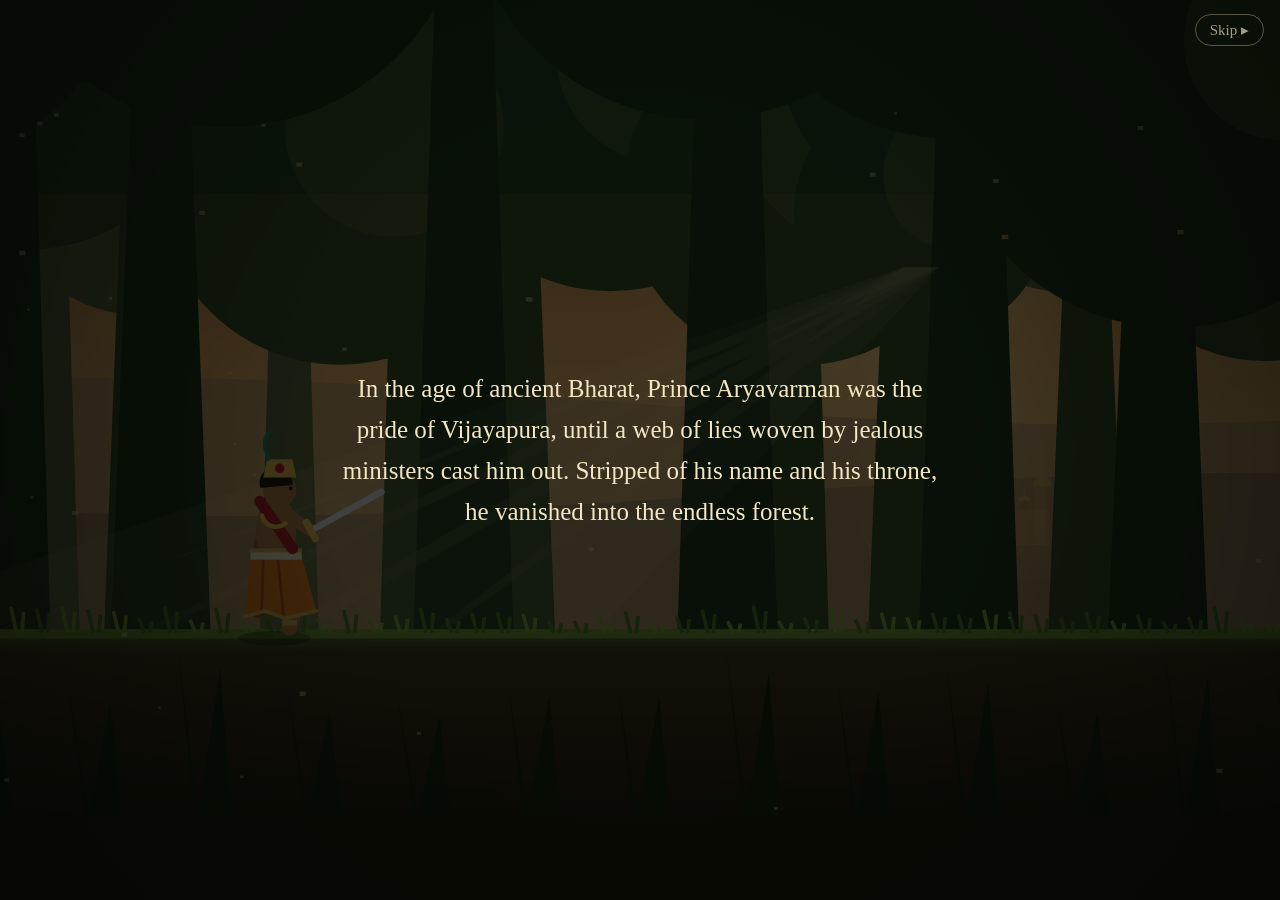
<file: sample.html>
<!DOCTYPE html><html lang="en"><head><meta charset="utf-8"><meta name="viewport" content="width=device-width,initial-scale=1,viewport-fit=cover"><title>The Exile's Return</title>
<style>
*{box-sizing:border-box;-webkit-tap-highlight-color:transparent;user-select:none;-webkit-user-select:none}
html,body{margin:0;height:100%;background:#0b1208;overflow:hidden;font-family:Georgia,'Times New Roman',serif;color:#f3e6c4}
canvas{position:fixed;inset:0;width:100%;height:100%;display:block}
#ov{position:fixed;inset:0;display:flex;align-items:center;justify-content:center;text-align:center;background:rgba(5,8,3,.74);transition:opacity .6s}
#ov.h{opacity:0;pointer-events:none}
.t{position:absolute;max-width:660px;padding:0 26px;font-size:clamp(17px,2.7vw,25px);line-height:1.65;opacity:0;transition:opacity 1.3s;pointer-events:none}
.t.on{opacity:1;pointer-events:auto}
#big{font-size:clamp(40px,10vw,100px);font-weight:900;line-height:1.05;letter-spacing:2px;background:linear-gradient(90deg,#ffd45a,#ff4d2a,#ffd45a);-webkit-background-clip:text;background-clip:text;color:transparent;filter:drop-shadow(0 0 20px #ff7a1a);transform:scale(.8);transition:opacity 1s,transform 3s}
#big.on{transform:scale(1.07)}
.btn{font:700 18px Georgia,serif;color:#2a1604;background:linear-gradient(#ffd877,#e0a02c);border:0;border-radius:6px;padding:13px 28px;margin-top:18px;box-shadow:0 0 18px #f5a62388}
#how h2{margin:0 0 10px;font-size:26px;color:#f5c451}
#how p{margin:7px 0;font-size:clamp(15px,2.2vw,19px);line-height:1.5}
kbd{font:700 .85em Georgia,serif;background:#f5c45126;border:1px solid #f5c45188;border-radius:4px;padding:1px 7px}
#skip{position:fixed;right:16px;top:calc(14px + env(safe-area-inset-top));background:none;border:1px solid #f3e6c455;color:#f3e6c4aa;border-radius:20px;padding:6px 14px;font:15px Georgia,serif}
.box{position:fixed;left:50%;top:50%;transform:translate(-50%,-50%);width:min(520px,88vw);text-align:center;background:rgba(12,10,4,.88);border:2px solid #f5c451;border-radius:10px;padding:22px;display:none;line-height:1.5;box-shadow:0 0 40px #000}
.box h2{margin:0 0 8px;color:#f5c451;font-size:28px}
#tc{display:none}
#lv{position:fixed;inset:0;display:flex;flex-direction:column;align-items:center;justify-content:center;text-align:center;pointer-events:none;opacity:0;transition:opacity .6s;padding:20px}#lv.on{opacity:1}
#lvn{font-size:clamp(18px,3.5vw,30px);color:#f5c451;letter-spacing:4px;text-shadow:0 2px 6px #000}#lvt{font-size:clamp(34px,8vw,72px);font-weight:900;color:#fff1c8;text-shadow:0 0 24px #ff7a1a,0 3px 8px #000;line-height:1.1}#lvs{font-size:clamp(16px,2.6vw,22px);margin-top:10px;text-shadow:0 2px 6px #000}
#pb{display:none;position:fixed;right:12px;top:calc(36px + env(safe-area-inset-top));width:44px;height:44px;border-radius:50%;border:2px solid #f5c451aa;background:#000a;color:#f5c451;font-size:18px}
#ps{max-height:90vh;overflow:auto;text-align:left}
#ps h2{text-align:center}#ps p{margin:6px 0;font-size:15px}#ps ul{margin:6px 0 0;padding-left:20px;font-size:14px;opacity:.9}
#ps .row{display:flex;gap:12px;justify-content:center;flex-wrap:wrap}
.tl,.tr{position:fixed;bottom:calc(14px + env(safe-area-inset-bottom));display:flex;gap:10px}
.tl{left:14px}.tr{right:14px}
.b{width:62px;height:62px;border-radius:50%;border:2px solid #f5c451aa;background:#000a;color:#f5c451;font-size:24px;touch-action:none}
</style></head><body>
<canvas id="c"></canvas>
<div id="ov">
<div class="t" id="p1">In the age of ancient Bharat, Prince Aryavarman was the pride of Vijayapura, until a web of lies woven by jealous ministers cast him out. Stripped of his name and his throne, he vanished into the endless forest.</div>
<div class="t" id="p2">Years have passed. Now dark news reaches his hut: enemies close in on the kingdom, and its people cry out for their prince. But every path home is guarded by beasts, hidden pits, raging rivers and hired blades.</div>
<div class="t" id="big">CAN HE<br>MAKE IT?</div>
<div class="t" id="how"><h2>The Run Home</h2>
<p><kbd>◀</kbd> <kbd>▶</kbd> or <kbd>A</kbd> <kbd>D</kbd> run slower or faster</p>
<p><kbd>▲</kbd> or <kbd>W</kbd> jump &nbsp; <kbd>▼</kbd> or <kbd>S</kbd> duck</p>
<p><kbd>Space</kbd> or <kbd>J</kbd> (⚔ button on phones): attack, or grab a branch</p>
<p style="opacity:.75;font-size:.9em">Jump streams and pits. Duck low hangers. Land on dacoits to stun them. At a wide river, jump, then press action to swing across.</p>
<button class="btn" id="go">Begin the run</button></div>
<button id="skip">Skip ▸</button>
</div>
<div class="box" id="pz"><h2>A wide river!</h2>Too far to jump! <b>Jump</b> (<kbd>▲</kbd> / <kbd>W</kbd>), then press <b>action</b> (<kbd>Space</kbd> / <kbd>J</kbd> or <kbd>⚔</kbd>) over the river. The vine lowers into your hands and carries you across.<br><button class="btn" id="pzb">Got it</button></div>
<div class="box" id="end"><h2 id="et"></h2><div id="es"></div><button class="btn" id="eb">Try again</button></div>
<div id="lv"><div id="lvn"></div><div id="lvt"></div><div id="lvs"></div></div>
<button id="pb" aria-label="Pause">❚❚</button>
<div class="box" id="ps"><h2>Paused</h2>
<p><kbd>◀</kbd> <kbd>▶</kbd> / <kbd>A</kbd> <kbd>D</kbd> run slower or faster</p>
<p><kbd>▲</kbd> / <kbd>W</kbd> jump &nbsp; <kbd>▼</kbd> / <kbd>S</kbd> duck</p>
<p><kbd>Space</kbd> / <kbd>J</kbd> (⚔ on phones) attack or grab &nbsp; <kbd>P</kbd> pause</p>
<ul><li>Monkey overhead: duck under it, or attack.</li><li>Lion, tiger, bear, snake: jump over, or attack (bears take two hits).</li><li>Streams and hidden pits: jump in time.</li><li>Wide river: jump, then press action to grab the branch and swing across.</li><li>Dacoits and enemy spies (purple masks): land on them to stun, or attack. Spies may hang overhead: duck.</li><li>Citizens, stray dogs, cows, pigeons: jump or duck only. Attacking the innocent costs points!</li><li>Runaway carts: jump over, or attack to smash them.</li></ul>
<div class="row"><button class="btn" id="rsm">Resume</button><button class="btn" id="rst">Restart level</button></div></div>
<div id="tc"><div class="tl"><button class="b" data-k="L">◀</button><button class="b" data-k="R">▶</button></div>
<div class="tr"><button class="b" data-k="U">▲</button><button class="b" data-k="D">▼</button><button class="b" data-k="A">⚔</button></div></div>
<script>
const $=i=>document.getElementById(i),cv=$('c'),x=cv.getContext('2d');
let W,H,u,oy,VW,dpr=1;
function rs(){dpr=Math.min(devicePixelRatio||1,2);W=innerWidth;H=innerHeight;cv.width=W*dpr;cv.height=H*dpr;u=Math.min(H/400,W/700);oy=(H-400*u)*(W<H?.3:.5);VW=W/u}
addEventListener('resize',rs);rs();
const G=300,TAU=6.2832,Rn=n=>{const s=Math.sin(n*127.1+311.7)*43758.5453;return s-Math.floor(s)};
let mode='intro',sc=0,px=150,py=G,vy=0,hp=3,inv=0,atk=0,atkId=0,grab=null,ga=0,fallG=null,t=0,score=0,LEN=6800,ob=[],seen=0,k={},ph=0,shake=0,toast={s:'',m:0},duck=0;
const parts=Array.from({length:34},(_,i)=>({x:Rn(i)*900,y:Rn(i+9)*400,s:2+Rn(i+3)*3,v:8+Rn(i+5)*14}));
const wx=()=>sc+px, gapAt=w=>ob.find(o=>o.h==0&&w>o.x+6&&w<o.x+o.w-6);
const co=matchMedia('(pointer:coarse)').matches,KJ=co?'▲':'▲ / W',KD=co?'▼':'▼ / S',KA=co?'⚔':'Space / J',CAPS=[KJ,KD,KA];
const HINT={monkey:['Monkey! Duck',KD,'or attack',KA],lion:['Lion! Jump',KJ,'or attack',KA],tiger:['Tiger! Jump',KJ,'or attack',KA],bear:['Bear! Jump',KJ,'or hit twice',KA],snake:['Snake! Jump',KJ,'or attack',KA],stream:['Stream! Jump',KJ],pit:['Hidden pit! Jump',KJ],dacoit:['Dacoit! Jump on him',KJ,'or attack',KA],citizen:['Citizen! Jump',KJ,'never attack!'],dog:['Stray dog! Jump',KJ,'never attack!'],cow:['Sacred cow! Jump',KJ,'never attack!'],pigeons:['Pigeons! Duck',KD],spy:['Enemy spy! Jump',KJ,'or attack',KA],spyH:['Spy above! Duck',KD,'or attack',KA],cart:['Runaway cart! Jump',KJ,'or smash',KA]};
let low=null,gL=130;
const LVS=[
{n:'The Dandaka Forest',d:'The exile begins. Beware the beasts.',q:'snake stream monkey tiger pit dacoit river bear stream monkey lion dacoit pit lion',sp:300,sm:1,am:1,pr:230,s:['#1b3042','#e0924e','#f6d490'],sn:['rgba(255,245,200,1)','rgba(255,220,140,.6)','rgba(255,200,110,0)'],rg:['#b0876c','#7f6556'],tr:['#2c4a2c','#1d3a1d','#122a12'],hz:'244,190,120',gr:['#4b6a28','#3b2a18','#1a110a','#6a9534'],bl:['#7aa83a','#4a7424'],ov:'rgba(0,0,0,0)'},
{n:'The Misty Riverlands',d:'Rivers run wide, and the beasts run faster.',q:'stream lion monkey pit snake river tiger dacoit stream bear pit monkey river lion dacoit snake',sp:275,sm:1.08,am:1.25,pr:220,s:['#2a4a5c','#8fb4b8','#d8e6dc'],sn:['rgba(255,255,235,1)','rgba(230,240,220,.6)','rgba(220,235,220,0)'],rg:['#7f9aa0','#587478'],tr:['#2a5a50','#1c4a42','#10302c'],hz:'200,225,220',gr:['#3f7a50','#2a3a28','#10181a','#6ab87a'],bl:['#6ab87a','#3a7a50'],ov:'rgba(20,50,60,.12)'},
{n:'The Scorched Plains',d:'Dacoits wait in every tree.',q:'dacoit pit tiger snake monkey stream bear dacoit river lion pit monkey tiger dacoit stream bear pit snake',sp:250,sm:1.16,am:1.5,pr:200,s:['#3a6a9a','#f0c060','#fbe6a0'],sn:['rgba(255,255,225,1)','rgba(255,240,170,.7)','rgba(255,220,130,0)'],rg:['#c8935a','#9a6a40'],tr:['#5a5a2a','#4a4a20','#2e2c12'],hz:'255,215,130',gr:['#a58a3a','#6a4a22','#2a1a0c','#d2b24a'],bl:['#d2b24a','#8a6a22'],ov:'rgba(255,170,60,.08)'},
{n:'The Twilight Hills',d:'The enemy has set deadlier traps.',q:'tiger dacoit pit river lion monkey bear stream dacoit snake pit river tiger monkey dacoit bear pit lion river dacoit',sp:228,sm:1.25,am:1.75,pr:175,s:['#24164a','#c4486a','#f6a05a'],sn:['rgba(255,190,120,1)','rgba(255,120,90,.6)','rgba(255,90,90,0)'],rg:['#6a3a62','#3e2450'],tr:['#33203f','#241632','#140c1e'],hz:'230,110,110',gr:['#3a4a24','#2a1c24','#120a12','#6a8a34'],bl:['#6a8a34','#3a5020'],ov:'rgba(60,10,80,.12)'},
{n:'The Night of the Siege',d:'The palace burns on the horizon. Run!',q:'bear spy cart tiger pit dacoit spyH river lion citizen cart spy pigeons snake tiger stream monkey bear river dacoit spy cart lion tiger spyH river bear',sp:210,sm:1.35,am:2,pr:150,st:1,s:['#050a1c','#101a3a','#2a3458'],sn:['rgba(235,240,255,1)','rgba(180,200,255,.5)','rgba(150,170,255,0)'],rg:['#1a2440','#10182c'],tr:['#0e1a2a','#0a1420','#050c14'],hz:'60,80,140',gr:['#22402a','#141a20','#06080c','#3a6a4a'],bl:['#3a6a4a','#1e3a2a'],ov:'rgba(0,10,40,.28)'}];
const W0=LVS[0].sn,D0=['rgba(255,190,120,1)','rgba(255,120,90,.6)','rgba(255,90,90,0)'],LF={monkey:50,pigeons:50,spyH:50},INN={citizen:1,dog:1,cow:1,pigeons:1};
const CIT=[{l:'#3a2a1a',t:'#d9a43a',s:'#f4ecd8',k:'#a8744a',h:'#f2f2f2'},{l:'#4a3020',t:'#2f7a6a',s:'#e8d070',k:'#b07a50',h:'#7a2a2a',b:1},{l:'#4a3020',t:'#a8325a',s:'#f0d890',k:'#9a6a44',h:'#2a1a10',b:1}],SPc={l:'#1a1020',t:'#3a1a5a',s:'#d4a017',k:'#8a5a38',h:'#14091f',m:1,w:1};
const NEWL=[
{n:'Dhulpur Hamlet',d:'A quiet village. Mind its people and pets.',q:'citizen dog stream cow snake citizen monkey dog pigeons cow citizen stream dog snake citizen',sp:290,sm:1.04,am:1.1,pr:225,tw:1,hb:.5,s:['#3a5a7a','#f0b878','#fbe0a8'],sn:W0,rg:['#c0a078','#98805a'],tr:['#9a7a58','#7a5a3e','#523a28'],lt:'rgba(40,24,12,.55)',hz:'250,200,140',gr:['#8a7a40','#5a4428','#241a10','#a89a50'],bl:['#b8a860','#7a6a3a'],ov:'rgba(255,190,100,.05)',fg:'rgba(40,30,12,.8)'},
{n:'Ratnagram Market',d:'Enemy spies lurk among the stalls.',q:'citizen cart spy pigeons stream dog cow spy cart monkey citizen pigeons spy dog snake cart stream citizen',sp:262,sm:1.12,am:1.38,pr:210,tw:1,hb:.8,s:['#4a7aa8','#f4cf8a','#fff0c8'],sn:W0,rg:['#c8a888','#a08868'],tr:['#c08a5a','#a06a44','#6a4630'],lt:'rgba(255,230,150,.85)',hz:'255,220,160',gr:['#9a8458','#6a5236','#2a2014','#b6a070'],bl:['#c8b078','#8a7048'],ov:'rgba(255,170,80,.05)',fg:'rgba(50,30,14,.8)'},
{n:'Kashipura, City of Temples',d:'Carts rattle through the ghats. Spies strike from above.',q:'spy citizen cart pigeons river cow spy dog cart stream spyH citizen river cart pigeons spy cow dog dacoit',sp:240,sm:1.2,am:1.62,pr:188,tw:1,hb:1,s:['#3a2a5a','#f08a5a','#ffd890'],sn:W0,rg:['#c08a78','#8a5a60'],tr:['#b8785a','#8e5a48','#5a3a34'],lt:'rgba(255,190,90,.9)',hz:'255,170,120',gr:['#9a7a4a','#5a3a28','#20140e','#c0a060'],bl:['#c0a060','#7a5a30'],ov:'rgba(255,120,60,.07)',fg:'rgba(40,18,12,.8)'},
{n:'The Streets of Vijayapura',d:'Home at last, but the city crawls with spies.',q:'spy cart spyH citizen pigeons spy cart stream dog cart spy citizen spyH cart cow spy pigeons cart spy stream cart',sp:218,sm:1.3,am:1.9,pr:160,tw:1,hb:1.2,s:['#1a1a40','#a84a6a','#f0905a'],sn:D0,rg:['#5a3a62','#3e2450'],tr:['#4a3050','#34223e','#201428'],lt:'rgba(255,200,100,.95)',hz:'210,100,110',gr:['#4a3a38','#2a1e22','#100a0e','#6a5448'],bl:['#6a5448','#3a2a2a'],ov:'rgba(50,10,70,.15)',fg:'rgba(20,10,20,.85)'}];
LVS.splice(1,0,NEWL[0]);LVS.splice(3,0,NEWL[1]);LVS.splice(5,0,NEWL[2]);LVS.splice(7,0,NEWL[3]);
let lv=0,LV=LVS[0],th=LV,ls=0,ctid=0,sawT={};
function gen(){const S=LV.q.split(' ');
const Wd={monkey:34,lion:84,tiger:84,bear:64,snake:48,stream:70,river:280,pit:64,dacoit:30,citizen:26,dog:40,cow:80,pigeons:56,spy:28,spyH:30,cart:76},Hh={monkey:36,lion:46,tiger:46,bear:62,snake:14,dacoit:76,stream:0,river:0,pit:0,citizen:74,dog:28,cow:56,pigeons:22,spy:76,spyH:60,cart:48};
ob=[];let p=800;S.forEach((s,i)=>{ob.push({t:s,x:p,tx:p,w:Wd[s]+(s=='stream'||s=='pit'?lv*5:0),h:Hh[s],hp:s=='bear'?2:1,r:0,dy:0,dv:0,dd:0,vl:36,va:0,vv:0,lift:LF[s]||0});p+=LV.sp+Rn(i+lv*20)*70+(s=='river'?170:0)});LEN=p+300}
function reset(){sawT={};startLevel(0,0)}
function enterImmersiveMode(){
if(!matchMedia('(pointer:coarse)').matches)return;
if(!document.fullscreenElement&&document.documentElement.requestFullscreen){document.documentElement.requestFullscreen().catch(error=>console.warn('Fullscreen request was denied.',error))}
if(screen.orientation?.lock){screen.orientation.lock('landscape').catch(error=>console.warn('Landscape orientation lock was denied.',error))}
}
document.addEventListener('fullscreenchange',()=>{if(!document.fullscreenElement)screen.orientation?.unlock?.()});
function lvlDone(){mode='lvl';$('pb').style.display='none';$('et').textContent='Level '+(lv+1)+' complete!';$('es').textContent='Next: '+LVS[lv+1].n+'. Score: '+score;$('eb').textContent='Next level';$('end').style.display='block'}
function startLevel(n,s0){lv=n;LV=LVS[n];th=LV;ls=score=s0;sc=0;px=150;py=G;vy=0;hp=3;inv=0;atk=0;grab=null;low=null;fallG=null;k={};gen();mode='card';clearTimeout(ctid);$('lvn').textContent='LEVEL '+(n+1)+' OF '+LVS.length;$('lvt').textContent=LV.n;$('lvs').textContent=LV.d;$('lv').classList.add('on');ctid=setTimeout(()=>{$('lv').classList.remove('on');if(mode=='card')mode='play'},2800);$('end').style.display='none';$('ps').style.display='none';$('pz').style.display='none';$('ov').classList.add('h');$('pb').style.display='block';$('tc').style.visibility='';$('tc').style.display=matchMedia('(pointer:coarse)').matches?'block':'none'}
function pauseG(){if(mode!='play')return;mode='paused';k={};$('ps').style.display='block';$('tc').style.visibility='hidden'}
function unpause(){if(mode!='paused')return;mode='play';$('ps').style.display='none';$('tc').style.visibility=''}
$('pb').onclick=pauseG;$('rsm').onclick=unpause;$('rst').onclick=()=>startLevel(lv,ls);
function say(s){toast={s:typeof s=='string'?[s]:s,m:3.4}}
function act(){if(mode=='pause'){resume();return}if(mode!='play')return;
if(!grab&&!low&&py<G-40){const o=ob.find(o=>o.t=='river'&&Math.abs(wx()-(o.x+o.w/2))<150);if(o){low={o,lt:0};atk=0;return}}
if(atk<=0&&!grab&&!low){atk=.28;atkId++}}
function resume(){if(mode=='pause'){mode='play';$('pz').style.display='none'}}
function fin(win){mode=win?'win':'over';$('pb').style.display='none';$('et').textContent=win?'The gates open!':'The prince has fallen';$('es').textContent=win?'Aryavarman reaches Vijayapura, and his people cheer their rightful prince. Score: '+score:'The kingdom still waits for its prince. Score: '+score;$('eb').textContent=win?'Run again':'Try again';$('end').style.display='block'}
const map={ArrowLeft:'L',KeyA:'L',ArrowRight:'R',KeyD:'R',ArrowUp:'U',KeyW:'U',ArrowDown:'D',KeyS:'D',Space:'A',KeyJ:'A',KeyK:'A',KeyE:'A'};
addEventListener('keydown',e=>{if(e.code=='KeyP'||e.code=='Escape'){e.preventDefault();mode=='paused'?unpause():pauseG();return}const m=map[e.code];if(!m||mode=='paused')return;e.preventDefault();if(!k[m]&&m=='A')act();else if(mode=='pause')resume();k[m]=1});
addEventListener('keyup',e=>{const m=map[e.code];if(m)k[m]=0});addEventListener('blur',()=>{k={};pauseG()});
document.querySelectorAll('[data-k]').forEach(b=>{const q=b.dataset.k;b.addEventListener('pointerdown',e=>{e.preventDefault();k[q]=1;if(q=='A')act();else resume()});['pointerup','pointercancel','pointerleave'].forEach(v=>b.addEventListener(v,()=>k[q]=0))});
$('pzb').onclick=resume;$('go').onclick=()=>{enterImmersiveMode();reset()};$('eb').onclick=()=>{mode=='lvl'?startLevel(lv+1,score):mode=='win'?reset():startLevel(lv,ls)};
// intro timeline
const T=[];const at=(ms,f)=>T.push(setTimeout(f,ms)),on=(i,v)=>$(i).classList.toggle('on',v);
at(600,()=>on('p1',1));at(7200,()=>on('p1',0));at(8700,()=>on('p2',1));at(15500,()=>on('p2',0));at(17000,()=>on('big',1));at(20000,()=>on('big',0));at(21200,()=>{on('how',1);$('skip').style.display='none'});
$('skip').onclick=()=>{T.forEach(clearTimeout);['p1','p2','big'].forEach(i=>on(i,0));on('how',1);$('skip').style.display='none'};
// ---------- drawing ----------
function dome(cx,by,r,c){x.fillStyle=c;x.beginPath();x.arc(cx,by,r,Math.PI,0);x.fill();x.strokeStyle=c;x.lineWidth=2;x.beginPath();x.moveTo(cx,by-r);x.lineTo(cx,by-r-14);x.stroke()}
function castle(cx,by,s,al){x.save();x.translate(cx,by);x.scale(s,s);x.globalAlpha=al;
let g=x.createRadialGradient(0,-90,10,0,-90,260);g.addColorStop(0,'rgba(255,200,110,.5)');g.addColorStop(1,'rgba(255,200,110,0)');x.fillStyle=g;x.fillRect(-300,-350,600,420);
const b='#c9946a',sh='#94624a';x.fillStyle=b;x.fillRect(-150,-70,300,70);
[-150,120].forEach(tx=>{x.fillStyle=b;x.fillRect(tx,-115,30,115);x.fillStyle=sh;x.fillRect(tx+22,-115,8,115);dome(tx+15,-115,19,'#e0b25a')});
x.fillStyle=b;x.fillRect(-60,-135,120,135);x.fillStyle=sh;x.fillRect(50,-135,10,135);
x.fillStyle='#ffcf6a';[-36,0,36].forEach(a=>{x.beginPath();x.arc(a,-60,9,Math.PI,0);x.fillRect(a-9,-60,18,28);x.fill()});
[-100,-60,60,100].forEach(a=>{x.fillStyle=sh;x.fillRect(a-7,-86,14,16);dome(a,-86,11,'#e0b25a')});
dome(0,-135,54,'#f1c66a');x.strokeStyle='#5a3a22';x.lineWidth=2;x.beginPath();x.moveTo(0,-203);x.lineTo(0,-232);x.stroke();x.fillStyle='#ff7a1a';x.beginPath();x.moveTo(0,-232);x.lineTo(26,-224+Math.sin(t*4)*3);x.lineTo(0,-214);x.fill();x.restore()}
function ridge(par,base,amp,col,sd){x.fillStyle=col;x.beginPath();x.moveTo(0,G);for(let i=0;i<=VW+20;i+=20){const w=i+sc*par;x.lineTo(i,base-amp*(.5+.5*Math.sin(w*.004+sd)*Math.sin(w*.0017+sd*2)))}x.lineTo(VW,G);x.fill()}
function trees(par,sp,col,sd,sz){const off=sc*par,i0=Math.floor(off/sp)-1,n=Math.ceil(VW/sp)+3;
for(let i=i0;i<i0+n;i++){const r=Rn(i+sd),tx=i*sp-off+r*sp*.6,h=sz*(.8+r*.5),w=sz*.07;x.fillStyle=col;x.beginPath();x.moveTo(tx-w,G);x.lineTo(tx-w*.5,G-h);x.lineTo(tx+w*.5,G-h);x.lineTo(tx+w,G);x.fill();
for(let j=0;j<4;j++){const cx=tx+(Rn(i*7+j+sd)-.5)*sz*.7,cy=G-h-Rn(i*3+j)*sz*.3+sz*.1,cr=sz*(.22+Rn(i+j*5)*.12);x.fillStyle=col;x.beginPath();x.arc(cx,cy,cr,0,TAU);x.fill();x.fillStyle='rgba(255,215,120,.1)';x.beginPath();x.arc(cx+cr*.3,cy-cr*.3,cr*.6,0,TAU);x.fill()}}}
function haze(a){x.fillStyle=`rgba(${th.hz},${a})`;x.fillRect(0,60,VW,G-60)}
function bg(p){const top=-oy/u;let g=x.createLinearGradient(0,top,0,250);g.addColorStop(0,th.s[0]);g.addColorStop(.6,th.s[1]);g.addColorStop(1,th.s[2]);x.fillStyle=g;x.fillRect(0,top-5,VW,H/u+10);
if(th.st){x.fillStyle='#fff';for(let i=0;i<80;i++){x.globalAlpha=.35+.5*Math.sin(t*2+i);x.fillRect(Rn(i)*VW,top+Rn(i+99)*(240-top),1.6,1.6)}x.globalAlpha=1}
const sx=VW*.72;g=x.createRadialGradient(sx,140,5,sx,140,170);g.addColorStop(0,th.sn[0]);g.addColorStop(.2,th.sn[1]);g.addColorStop(1,th.sn[2]);x.fillStyle=g;x.fillRect(sx-180,-40,360,360);
ridge(.04,215,60,th.rg[0],1);haze(.12);ridge(.08,238,46,th.rg[1],4);
castle(VW*.76,252,.28+.85*p,.55+.45*p);haze(.16);
if(th.tw){blds(.2,150,th.tr[0],3,200*th.hb,th.lt);haze(.14);blds(.45,130,th.tr[1],11,170*th.hb,th.lt);haze(.08);blds(.8,170,th.tr[2],23,230*th.hb,th.lt)}else{trees(.2,120,th.tr[0],3,230);haze(.14);trees(.45,105,th.tr[1],11,300);haze(.08);trees(.8,140,th.tr[2],23,390)}
x.save();x.globalAlpha=.07;x.fillStyle='#fff0b0';for(let i=0;i<5;i++){const a=i*90+20+Math.sin(t*.5+i)*14;x.beginPath();x.moveTo(sx-10,100);x.lineTo(sx+10,100);x.lineTo(a-40,G);x.lineTo(a-130,G);x.fill()}x.restore();
g=x.createLinearGradient(0,G,0,400);g.addColorStop(0,th.gr[0]);g.addColorStop(.12,th.gr[1]);g.addColorStop(1,th.gr[2]);x.fillStyle=g;x.fillRect(0,G,VW,2000);x.fillStyle=th.gr[3];x.fillRect(0,G-2,VW,5);
for(let i=Math.floor(sc/14);i<sc/14+VW/14+2;i++){const bx=i*14-sc,h=th.tw?2+Rn(i)*3:6+Rn(i)*9;x.strokeStyle=Rn(i+4)>.5?th.bl[0]:th.bl[1];x.lineWidth=2;x.beginPath();x.moveTo(bx,G);x.lineTo(bx-3,G-h);x.moveTo(bx+3,G);x.lineTo(bx+4,G-h*.8);x.stroke()}x.fillStyle=th.ov;x.fillRect(0,-oy/u-5,VW,H/u+10)}
function gap(o,sx){const w=o.w;
if(o.t=='pit'){let g=x.createLinearGradient(0,G,0,G+90);g.addColorStop(0,'#1a0f08');g.addColorStop(1,'#000');x.fillStyle=g;x.fillRect(sx,G,w,2000);x.fillStyle='#5b3a1c';for(let i=0;i<5;i++)x.fillRect(sx+i*14,G+8+i%2*6,5,18);
if(o.r<1){x.save();x.globalAlpha=1-o.r;x.translate(0,o.r*40);for(let i=0;i<9;i++){x.fillStyle=i%2?'#4a7a26':'#62953a';x.beginPath();x.ellipse(sx+i*w/8,G,13,6,i,0,TAU);x.fill()}x.fillStyle='#8a6a3a';x.fillRect(sx+10,G-3,w-20,4);x.restore()}return}
let g=x.createLinearGradient(0,G,0,G+110);g.addColorStop(0,'#4f9aa6');g.addColorStop(1,'#10303f');x.fillStyle=g;x.fillRect(sx,G+4,w,2000);x.fillStyle='#2b1d10';x.fillRect(sx-4,G,5,60);x.fillRect(sx+w-1,G,5,60);
x.strokeStyle='rgba(255,255,255,.3)';x.lineWidth=2;for(let i=0;i<w/18;i++){const yy=G+10+(i%4)*12,xx=sx+((i*18+t*30*(1+i%3*.3))%(w-12));x.beginPath();x.moveTo(xx,yy);x.lineTo(xx+10,yy);x.stroke()}
if(o.t=='river'){const a=sx+w/2;x.fillStyle='#2a1c10';x.fillRect(sx-70,30,16,G-30);x.fillRect(sx+w+54,30,16,G-30);x.strokeStyle='#3b2916';x.lineWidth=13;x.lineCap='round';x.beginPath();x.moveTo(sx-62,34);x.quadraticCurveTo(a,14,sx+w+62,34);x.stroke();
x.fillStyle='#2f5a22';for(let i=0;i<14;i++){x.beginPath();x.ellipse(sx-50+i*(w+100)/13,30+Math.sin(i)*6+(i%2)*8,10,6,i,0,TAU);x.fill()}
let tx,ty;const lw=low&&low.o===o;if(grab===o){tx=px;ty=py-98}else if(lw){const e=Math.min(1,low.lt/.25),ee=1-(1-e)*(1-e);tx=a+(px-a)*ee;ty=66+(py-98-66)*ee}else{tx=a+o.vl*Math.sin(o.va);ty=30+o.vl*Math.cos(o.va)}
x.strokeStyle='#5c7a2a';x.lineWidth=3.5;x.beginPath();x.moveTo(a,28);x.lineTo(tx,ty);x.stroke();x.fillStyle='#e8c070';x.beginPath();x.arc(tx,ty,5,0,TAU);x.fill();
if(grab!==o&&!lw&&o.vl<45){x.strokeStyle=`rgba(255,220,100,${.35+.25*Math.sin(t*5)})`;x.lineWidth=2;x.beginPath();x.arc(tx,ty,11,0,TAU);x.stroke()}}}
function cat(sx,tg){const b=tg?'#d9731a':'#c9974e';x.lineCap='round';x.strokeStyle=b;x.lineWidth=5;x.beginPath();x.moveTo(sx+78,G-32);x.quadraticCurveTo(sx+96,G-34-6*Math.sin(t*6),sx+92,G-54);x.stroke();
const w=Math.sin(t*10)*3;x.fillStyle=b;[26,38,62,74].forEach((l,i)=>x.fillRect(sx+l+(i%2?w:-w),G-18,8,18));x.beginPath();x.ellipse(sx+50,G-30,32,17,0,0,TAU);x.fill();
if(tg){x.strokeStyle='#1a0e06';x.lineWidth=2.5;for(let i=0;i<7;i++){x.beginPath();x.moveTo(sx+28+i*7,G-46+Math.abs(i-3));x.lineTo(sx+31+i*7,G-26);x.stroke()}}
else{x.fillStyle='#7a4a18';x.beginPath();x.arc(sx+21,G-36,22,0,TAU);x.fill()}
x.fillStyle=b;x.beginPath();x.arc(sx+17,G-34,13,0,TAU);x.fill();x.fillStyle='#ffd23a';x.beginPath();x.arc(sx+11,G-38,3,0,TAU);x.fill();x.fillStyle='#000';x.fillRect(sx+10,G-40,2,5);x.fillStyle='#2b1510';x.fillRect(sx+3,G-34,6,4);x.fillStyle='#a01818';x.fillRect(sx+5,G-29,10,3)}
function bear(sx){x.fillStyle='#46301d';[14,26,44,54].forEach(l=>x.fillRect(sx+l,G-22,12,22));x.beginPath();x.ellipse(sx+36,G-36,30,26,0,0,TAU);x.fill();x.beginPath();x.arc(sx+12,G-48,14,0,TAU);x.fill();x.beginPath();x.arc(sx+7,G-62,5,0,TAU);x.arc(sx+19,G-62,5,0,TAU);x.fill();x.fillStyle='#8a6a48';x.beginPath();x.ellipse(sx+3,G-44,8,6,0,0,TAU);x.fill();x.fillStyle='#000';x.fillRect(sx-2,G-47,4,3);x.fillStyle='#e8c070';x.fillRect(sx+7,G-54,3,3)}
function snake(sx){x.strokeStyle='#5c8a2a';x.lineWidth=7;x.lineCap='round';x.beginPath();for(let i=0;i<=48;i+=3){const y=G-7+Math.sin(i*.35+t*8)*4;i?x.lineTo(sx+i,y):x.moveTo(sx,y)}x.stroke();x.strokeStyle='#d6c24a';x.lineWidth=2;x.setLineDash([3,6]);x.stroke();x.setLineDash([]);x.fillStyle='#3d6a1a';x.beginPath();x.arc(sx+1,G-7,6,0,TAU);x.fill();x.strokeStyle='#d02020';x.lineWidth=1.5;x.beginPath();x.moveTo(sx-5,G-7);x.lineTo(sx-11,G-9);x.stroke()}
function monkey(sx){const c=sx+17+Math.sin(t*3)*5;x.strokeStyle='#3d5a22';x.lineWidth=3;x.beginPath();x.moveTo(c,0);x.lineTo(c,G-92);x.stroke();x.fillStyle='#6b4423';x.strokeStyle='#6b4423';x.lineWidth=4;x.beginPath();x.ellipse(c,G-70,11,16,0,0,TAU);x.fill();x.beginPath();x.moveTo(c-10,G-78);x.lineTo(c-18,G-60);x.moveTo(c+10,G-78);x.lineTo(c+18,G-60);x.moveTo(c+6,G-56);x.quadraticCurveTo(c+26,G-50,c+22,G-72);x.stroke();x.beginPath();x.arc(c,G-88,9,0,TAU);x.fill();x.fillStyle='#e0b48a';x.beginPath();x.ellipse(c-2,G-86,6,5,0,0,TAU);x.fill();x.fillStyle='#000';x.fillRect(c-5,G-90,2,2);x.fillRect(c+1,G-90,2,2)}
function dac(o,sx){const y=G-o.dy,hid=!o.act;if(hid){x.fillStyle='#ffd23a';x.fillRect(o.tx-sc+10,G-152,3,3);x.fillRect(o.tx-sc+20,G-152,3,3);return}
x.save();x.translate(sx,y);if(o.stun){x.rotate(-1.5);x.translate(0,-4)}const s=o.stun?0:Math.sin(t*9)*8;
x.strokeStyle='#2a2018';x.lineWidth=7;x.lineCap='round';x.beginPath();x.moveTo(-3,-30);x.lineTo(-6+s,-3);x.moveTo(3,-30);x.lineTo(6-s,-3);x.stroke();
x.fillStyle='#3a2c22';x.fillRect(-11,-62,22,34);x.fillStyle='#a01818';x.fillRect(-11,-36,22,6);x.fillStyle='#8a5a38';x.beginPath();x.arc(0,-70,8,0,TAU);x.fill();x.fillStyle='#111';x.beginPath();x.arc(-2,-65,6,0,Math.PI);x.fill();
x.fillStyle='#6a1010';x.beginPath();x.ellipse(0,-77,10,6,0,0,TAU);x.fill();x.strokeStyle='#c8c8d0';x.lineWidth=3;x.beginPath();x.arc(-18,-50,18,-.6,1.1+Math.sin(t*6)*.2);x.stroke();x.strokeStyle='#8a5a38';x.lineWidth=5;x.beginPath();x.moveTo(-8,-58);x.lineTo(-18,-48);x.stroke();
if(o.stun){x.restore();x.fillStyle='#ffd23a';for(let i=0;i<3;i++)x.fillText('✦',sx-30+i*14+Math.sin(t*5+i)*4,G-40-Math.abs(Math.sin(t*4+i))*8);return}x.restore()}
function prince(sx,y,P){x.save();x.translate(sx,y);if(P.duck)x.scale(1.2,.58);if(inv>0&&((t*18)|0)%2)x.globalAlpha=.4;x.lineCap='round';
const leg=(k2,c)=>{const p=P.ph+k2*Math.PI,fx=P.air?(k2?-8:14):Math.sin(p)*17,fy=P.air?(k2?-6:-16):-3-Math.max(0,Math.cos(p))*11;x.strokeStyle=c;x.lineWidth=9;x.beginPath();x.moveTo(0,-36);x.quadraticCurveTo(fx*.5+9,(-36+fy)/2,fx,fy);x.stroke();x.fillStyle='#e0b050';x.fillRect(fx-4,fy-4,8,3)};
leg(1,'#8a5430');leg(0,'#b97a4a');
x.strokeStyle='#9a6238';x.lineWidth=7;x.beginPath();x.moveTo(-2,-66);if(P.grab)x.lineTo(-2,-98);else x.lineTo(-13+Math.sin(P.ph)*10,-48);x.stroke();
x.fillStyle='#b97a4a';x.beginPath();x.ellipse(1,-56,11,19,0,0,TAU);x.fill();
const sw=Math.sin(P.ph)*4;x.fillStyle='#e8781c';x.beginPath();x.moveTo(-13,-42);x.lineTo(15,-42);x.lineTo(21+sw,-12);x.lineTo(6,-8);x.lineTo(-5,-12);x.lineTo(-18+sw,-9);x.fill();x.strokeStyle='#b8480e';x.lineWidth=1.5;x.beginPath();x.moveTo(2,-40);x.lineTo(4+sw/2,-10);x.moveTo(-6,-40);x.lineTo(-8+sw/2,-11);x.stroke();x.strokeStyle='#e0b050';x.lineWidth=2;x.beginPath();x.moveTo(-18+sw,-9);x.lineTo(-5,-12);x.lineTo(6,-8);x.lineTo(21+sw,-12);x.stroke();x.fillStyle='#f6ecd0';x.fillRect(-13,-46,28,6);x.fillStyle='#e0b050';x.fillRect(-13,-46,28,2);
x.strokeStyle='#b3122a';x.lineWidth=6;x.beginPath();x.moveTo(-8,-72);x.lineTo(10,-46);x.stroke();x.strokeStyle='#f0c050';x.lineWidth=2.5;x.beginPath();x.arc(1,-66,8,.2,2.9);x.stroke();
x.fillStyle='#b97a4a';x.beginPath();x.arc(3,-78,9,0,TAU);x.fill();x.fillStyle='#14100c';x.beginPath();x.arc(1,-82,9,Math.PI*.9,TAU*1.02);x.fill();
x.fillStyle='#f0c050';x.beginPath();x.moveTo(-6,-85);x.lineTo(12,-85);x.lineTo(10,-95);x.lineTo(-4,-95);x.fill();x.fillStyle='#d01030';x.beginPath();x.arc(3,-90,2.6,0,TAU);x.fill();x.strokeStyle='#1c8a6a';x.lineWidth=2;x.beginPath();x.moveTo(-3,-95);x.quadraticCurveTo(-8,-106,-2,-110);x.stroke();
x.fillStyle='#000';x.fillRect(8,-80,2,2);
x.strokeStyle='#b97a4a';x.lineWidth=7;x.beginPath();x.moveTo(5,-66);
if(P.grab){x.lineTo(5,-98);x.stroke()}else{const a=P.atk>0?-1.6+(1-P.atk/.28)*2.5:-.5,hx=20,hy=-56;x.lineTo(hx,hy);x.stroke();x.strokeStyle='#e8e8f0';x.lineWidth=3.5;x.beginPath();x.moveTo(hx,hy);x.lineTo(hx+Math.cos(a)*44,hy+Math.sin(a)*44);x.stroke();x.strokeStyle='#f0c050';x.lineWidth=4;x.beginPath();x.moveTo(hx-Math.sin(a)*5,hy+Math.cos(a)*5);x.lineTo(hx+Math.sin(a)*5,hy-Math.cos(a)*5);x.stroke();
if(P.atk>0){x.strokeStyle='rgba(255,255,255,.5)';x.lineWidth=3;x.beginPath();x.arc(hx,hy,44,-1.6,a);x.stroke()}}
x.restore()}
function man(sx,y,c,o){x.save();x.translate(sx,y);if(o.stun){x.rotate(-1.5);x.translate(0,-4)}const s=o.stun?0:Math.sin(t*(o.t=='citizen'?5:9)+(o.tx||0))*7;
x.strokeStyle=c.l;x.lineWidth=7;x.lineCap='round';x.beginPath();x.moveTo(-3,-30);x.lineTo(-6+s,-3);x.moveTo(3,-30);x.lineTo(6-s,-3);x.stroke();
x.fillStyle=c.t;x.fillRect(-11,-62,22,36);x.fillStyle=c.s;x.fillRect(-11,-36,22,5);x.fillStyle=c.k;x.beginPath();x.arc(0,-70,8,0,TAU);x.fill();x.fillStyle=c.h;x.beginPath();x.ellipse(0,-77,10,6,0,0,TAU);x.fill();
if(c.b){x.fillStyle='#b8501e';x.beginPath();x.arc(0,-86,7,0,TAU);x.fill()}
if(c.m){x.fillStyle='#111';x.fillRect(-8,-73,16,6);x.fillStyle='#ff3a8a';x.fillRect(-5,-71,3,2);x.fillRect(2,-71,3,2)}
if(c.w){x.strokeStyle='#c8c8d0';x.lineWidth=3;x.beginPath();x.moveTo(-9,-46);x.lineTo(-24,-54);x.stroke()}x.restore()}
function spy(o,sx){const bx=o.tx-sc;x.fillStyle='#5a3a1c';x.fillRect(bx+2,G-34,26,34);x.fillStyle='#2a1a0c';x.fillRect(bx+2,G-26,26,3);x.fillRect(bx+2,G-12,26,3);
if(!o.act){x.fillStyle='#ff3a8a';x.fillRect(bx+8,G-30,3,2);x.fillRect(bx+18,G-30,3,2);return}man(sx+15,G-o.dy,SPc,o)}
function spyH(o,sx){const c=sx+15+Math.sin(t*3)*4;x.strokeStyle='#5a4a30';x.lineWidth=2;x.beginPath();x.moveTo(c,0);x.lineTo(c,G-108);x.stroke();x.save();x.translate(c,G-108);x.scale(.8,-.78);man(0,0,SPc,{t:'spyH',tx:o.tx});x.restore()}
function dog(sx){const w=Math.sin(t*12)*3;x.fillStyle='#b8864a';[8,28].forEach((l,i)=>x.fillRect(sx+l+(i?w:-w),G-12,5,12));x.beginPath();x.ellipse(sx+22,G-18,17,8,0,0,TAU);x.fill();x.beginPath();x.arc(sx+6,G-24,7,0,TAU);x.fill();x.fillStyle='#5a3a1c';x.fillRect(sx+8,G-32,4,8);x.fillStyle='#000';x.fillRect(sx,G-25,3,3);x.strokeStyle='#b8864a';x.lineWidth=3;x.beginPath();x.moveTo(sx+38,G-22);x.lineTo(sx+44,G-30+Math.sin(t*14)*4);x.stroke()}
function cow(sx){x.fillStyle='#efe6d2';[14,24,52,62].forEach(l=>x.fillRect(sx+l,G-24,8,24));x.beginPath();x.ellipse(sx+44,G-40,34,20,0,0,TAU);x.fill();x.beginPath();x.arc(sx+30,G-58,9,0,TAU);x.fill();x.beginPath();x.ellipse(sx+10,G-44,11,9,0,0,TAU);x.fill();x.strokeStyle='#6a4a2a';x.lineWidth=3;x.beginPath();x.moveTo(sx+8,G-52);x.lineTo(sx+4,G-60);x.moveTo(sx+16,G-52);x.lineTo(sx+20,G-60);x.stroke();x.strokeStyle='#ff9a1a';x.lineWidth=4;x.setLineDash([4,3]);x.beginPath();x.arc(sx+20,G-42,14,.3,2.4);x.stroke();x.setLineDash([]);x.fillStyle='#000';x.fillRect(sx+4,G-46,3,3)}
function pig(sx){for(let i=0;i<4;i++){const bx=sx+8+i*14,by=G-60-Math.sin(i*2)*5,f=Math.sin(t*16+i)*5;x.fillStyle='#9aa0aa';x.beginPath();x.ellipse(bx,by,5,3,0,0,TAU);x.fill();x.strokeStyle='#c8ccd4';x.lineWidth=2;x.beginPath();x.moveTo(bx-2,by);x.lineTo(bx-8,by-4+f);x.moveTo(bx+2,by);x.lineTo(bx+8,by-4-f);x.stroke()}}
function cart(sx){x.fillStyle='#8a5a2a';x.fillRect(sx+4,G-38,72,16);x.fillStyle='#5a3a18';x.fillRect(sx+4,G-24,72,3);x.fillRect(sx-16,G-34,22,4);
for(let i=0;i<7;i++){x.fillStyle=i%2?'#e8a020':'#d8501a';x.beginPath();x.arc(sx+12+i*9,G-42,6,0,TAU);x.fill()}
[22,60].forEach(c=>{x.strokeStyle='#2a1a0c';x.lineWidth=4;x.beginPath();x.arc(sx+c,G-14,13,0,TAU);x.stroke();x.lineWidth=2;for(let a=0;a<3;a++){const q=t*9+a*1.05;x.beginPath();x.moveTo(sx+c-Math.cos(q)*13,G-14-Math.sin(q)*13);x.lineTo(sx+c+Math.cos(q)*13,G-14+Math.sin(q)*13);x.stroke()}})}
function blds(par,sp,col,sd,hm,lt){const off=sc*par,i0=Math.floor(off/sp)-1,n=Math.ceil(VW/sp)+3;
for(let i=i0;i<i0+n;i++){const bx=i*sp-off,w=sp*(.62+Rn(i+sd)*.3),h=hm*(.45+Rn(i*3+sd)*.55),k2=Rn(i*5+sd);x.fillStyle=col;x.fillRect(bx,G-h,w,h);x.fillRect(bx-3,G-h-5,w+6,6);
if(k2>.66)dome(bx+w/2,G-h-5,w*.32,col);else if(k2>.33){x.beginPath();x.moveTo(bx+w*.2,G-h-5);x.lineTo(bx+w/2,G-h-5-hm*.22);x.lineTo(bx+w*.8,G-h-5);x.fill()}
x.fillStyle=lt;for(let j=0;j<Math.floor(h/26);j++)for(let m=0;m<2;m++)if(Rn(i*17+j*3+m+sd)>.35)x.fillRect(bx+8+m*(w-24),G-h+10+j*26,8,12)}}
function draw(){const p=Math.min(1,sc/LEN);x.setTransform(dpr,0,0,dpr,0,0);x.fillStyle='#0b1208';x.fillRect(0,0,W,H);
const sh=shake>0?(Math.random()-.5)*8:0;x.setTransform(dpr*u,0,0,dpr*u,sh*dpr,(oy+sh)*dpr);x.save();x.beginPath();x.rect(0,-oy/u-5,VW,H/u+10);x.clip();
bg((lv+p)/LVS.length);ob.forEach(o=>{const sx=o.x-sc;if(o.h==0&&sx>-400&&sx<VW+300)gap(o,sx)});
ob.forEach(o=>{if(o.t!='dacoit')return;const tx=o.tx-sc;if(tx<-150||tx>VW+150)return;x.fillStyle='#2a1c10';x.fillRect(tx+8,G-150,16,150);x.fillStyle='#10260f';[[16,-150,36],[-10,-135,26],[40,-135,26],[16,-176,24]].forEach(c=>{x.beginPath();x.arc(tx+c[0],G+c[1]+0,c[2],0,TAU);x.fill()})});
ob.forEach(o=>{const sx=o.x-sc;if(o.h==0||sx<-200||sx>VW+200)return;x.save();if(o.dead){x.globalAlpha=Math.max(0,1-o.dd*2.5);x.translate(0,-o.dd*40)}
({lion:()=>cat(sx,0),tiger:()=>cat(sx,1),bear:()=>bear(sx),snake:()=>snake(sx),monkey:()=>monkey(sx),dacoit:()=>dac(o,sx+15),citizen:()=>man(sx+13,G,CIT[Math.floor(Rn(o.tx)*3)],o),dog:()=>dog(sx),cow:()=>cow(sx),pigeons:()=>pig(sx),spy:()=>spy(o,sx),spyH:()=>spyH(o,sx),cart:()=>cart(sx)})[o.t]();x.restore()});
const air=py<G-2,fy=Math.min(py,G+2);x.fillStyle=`rgba(0,0,0,${.3*Math.max(0,1-(G-py)/160)})`;if(py<=G+4){x.beginPath();x.ellipse(px,G+3,20,4,0,0,TAU);x.fill()}
prince(px,py,{ph,duck,air,atk,grab:!!grab||!!(low&&low.lt>.1)});
x.fillStyle=th.fg||'rgba(10,24,8,.85)';for(let i=Math.floor(sc*1.5/60);i<sc*1.5/60+VW/60+2;i++){const bx=i*60-sc*1.5,h=22+Rn(i+50)*30;x.beginPath();x.moveTo(bx,G+100);x.lineTo(bx-9,G+100-h-40);x.lineTo(bx+2,G+100);x.lineTo(bx+14,G+100-h-30);x.lineTo(bx+20,G+100);x.fill()}
x.fillStyle='rgba(255,230,160,.5)';parts.forEach(q=>{x.fillRect((q.x-sc*.3+Math.sin(t+q.y)*10)%VW+(sc*0==0?0:0),q.y,q.s*.7,q.s*.5)});
x.restore();x.setTransform(dpr,0,0,dpr,0,0);
let v=x.createRadialGradient(W/2,H/2,Math.min(W,H)*.35,W/2,H/2,Math.max(W,H)*.75);v.addColorStop(0,'rgba(0,0,0,0)');v.addColorStop(1,'rgba(0,0,0,.6)');x.fillStyle=v;x.fillRect(0,0,W,H);
if(mode=='intro'||mode=='over'&&0)return;
const tp=24+0;x.font='bold 28px Georgia';for(let i=0;i<3;i++){x.fillStyle=i<hp?'#e0243a':'#ffffff30';x.fillText('♥',16+i*30,tp+16)}
const bw=Math.min(340,W-190),bx=(W-bw)/2;x.fillStyle='#0008';x.fillRect(bx,tp,bw,8);x.fillStyle='#f5c451';x.fillRect(bx,tp,bw*p,8);x.fillStyle='#fff';x.beginPath();x.arc(bx+bw*p,tp+4,6,0,TAU);x.fill();x.fillStyle='#ff9a2a';x.beginPath();x.arc(bx+bw+8,tp+4,7,Math.PI,0);x.fill();
x.fillStyle='#f3e6c4';x.font='bold 18px Georgia';x.textAlign='right';x.fillText(score,W-68,tp+14);x.textAlign='left';x.font='15px Georgia';x.fillStyle='#f5c451';x.fillText('Level '+(lv+1)+' / '+LVS.length,16,tp+46);
if(toast.m>0){x.font='bold 19px Georgia';const it=toast.s.map(s=>{const c=CAPS.includes(s);return{s,c,w:x.measureText(s).width+(c?18:0)}});const tw=it.reduce((a,b)=>a+b.w+10,8);let cx=W/2-tw/2;x.fillStyle='rgba(0,0,0,.6)';x.fillRect(cx,tp+30,tw,38);cx+=8;
it.forEach(q=>{if(q.c){x.fillStyle='#f5c45133';x.fillRect(cx,tp+36,q.w,26);x.strokeStyle='#f5c451';x.lineWidth=1.5;x.strokeRect(cx,tp+36,q.w,26);x.fillStyle='#fff3c4';x.fillText(q.s,cx+9,tp+55)}else{x.fillStyle='#ffe08a';x.fillText(q.s,cx,tp+55)}cx+=q.w+10})}}
// ---------- update ----------
function hurt(){if(inv>0)return;hp--;inv=1.6;shake=.3;if(hp<=0){fin(0);return}if(py>=G)vy=-260}
function upd(dt){t+=dt;inv=Math.max(0,inv-dt);atk=Math.max(0,atk-dt);shake=Math.max(0,shake-dt);toast.m-=dt;
const sp=(130+(k.R?70:0)-(k.L?55:0))*LV.sm;
if(!grab){px+=((150+(k.R?70:0)-(k.L?60:0))-px)*Math.min(1,4*dt);sc+=sp*dt;if(py>=G&&vy>=0)ph+=sp*dt*.1}
let w=wx();
if(low){low.lt+=dt;if(low.lt>=.25){const o=low.o,a=o.x+o.w/2,dx=w-a,dy=py-98-30;gL=Math.max(100,Math.min(170,Math.hypot(dx,dy)));ga=Math.max(-.95,Math.min(.8,Math.atan2(dx,dy)));grab=o;low=null;vy=0;atk=0;o.vl=gL}}
if(grab){ga+=1.9*dt;const a=grab.x+grab.w/2;w=a+gL*Math.sin(ga);sc=w-px;py=30+gL*Math.cos(ga)+98;vy=0;grab.va=ga;grab.vl=gL;if(ga>=.95){grab.vv=1.9;grab=null;vy=-170}}
else{const g=gapAt(w),ground=py>=G&&!g&&vy>=0;
if(ground){py=G;vy=0;if(k.U){vy=-500;score+=0}}
if(!ground||vy<0){vy+=1300*dt;py+=vy*dt;if(py>=G&&!gapAt(wx())&&vy>=0){py=G;vy=0}}
if(py>G+4&&!fallG)fallG=gapAt(wx())||null;
if(py>G+90){hurt();if(mode!='play')return;sc=(fallG?fallG.x:w-200)-170-px;py=G;vy=0;fallG=null;inv=1.6}}
w=wx();duck=k.D&&py>=G&&!grab?1:0;
for(const o of ob){const d=o.x-w;
if(d<330&&d>0&&!o.hinted){o.hinted=1;if(o.t=='river'&&!seen){seen=1;mode='pause';$('pz').style.display='block';return}if(HINT[o.t]&&!sawT[o.t]){sawT[o.t]=1;say(HINT[o.t])}}
if(o.h==0){if(o.t=='pit'&&d<LV.pr)o.r=Math.min(1,o.r+dt*3);if(o.t=='river'&&grab!==o&&!(low&&low.o===o)){o.vv+=(-9*Math.sin(o.va)-.8*o.vv)*dt;o.va+=o.vv*dt;o.vl+=(36-o.vl)*Math.min(1,dt*1.2)}continue}
if(o.dead){o.dd+=dt;continue}
if((o.t=='dacoit'||o.t=='spy')&&!o.act&&d<260){o.act=1;o.dy=o.t=='spy'?0:150;o.dv=o.t=='spy'?-260:0}
if(o.act&&(o.dy>0||o.dv<0)){o.dv+=900*dt;o.dy=Math.max(0,o.dy-o.dv*dt)}
const spd=LV.am*{lion:55,tiger:55,bear:35,snake:14,dacoit:o.act&&o.dy==0?45:0,spy:o.act&&o.dy==0?55:0,citizen:20,dog:35,cart:110}[o.t]||0;if(d<430&&!o.stun)o.x-=spd*dt;
if((o.t=='dacoit'||o.t=='spy')&&!o.act)continue;
const ox1=o.x,ox2=o.x+o.w,oy2=G-o.dy-o.lift,oy1=oy2-o.h;
if(atk>0&&o.lastA!=atkId&&w+88>ox1&&w+8<ox2&&py>oy1&&py-90<oy2){o.lastA=atkId;if(INN[o.t]){score=Math.max(0,score-200);say('Never harm the innocent! -200')}else{o.hp--;if(o.hp<=0){o.dead=1;score+=100;continue}}}
if(o.stun||grab||fallG)continue;
const ph1=py-(duck?50:86);
if(w+11>ox1&&w-11<ox2&&py>oy1&&ph1<oy2){
if((o.t=='dacoit'||o.t=='spy')&&vy>0&&py<oy1+32){o.stun=1;vy=-300;score+=150;say('Stunned!')}else hurt()}}
if(mode!='play')return;
if(wx()>=LEN){score+=hp*200;lv<LVS.length-1?lvlDone():fin(1)}}
let last=performance.now();
function loop(n){const dt=Math.min(.05,(n-last)/1000);last=n;
if(mode=='play')upd(dt);else if(mode=='intro'){t+=dt;sc+=55*dt;ph+=.1*55*dt}else if(mode=='win'){t+=dt;sc+=60*dt;ph+=.6*dt*10;}else t+=dt;
draw();requestAnimationFrame(loop)}
requestAnimationFrame(loop);
</script></body></html>
</file>
<file: styles.css>
:root {
  color-scheme: light;
  --ink: #101a18;
  --paper: #f5f1e8;
  --acid: #d6ff57;
  --coral: #ff7558;
  --blue: #73d9d0;
  --muted: #7b8178;
  --line: #d9d6ca;
  --mono: "DM Mono", "Courier New", monospace;
  --sans: "Space Grotesk", "Trebuchet MS", sans-serif;
}

* { box-sizing: border-box; }
html { scroll-behavior: smooth; }
body { margin: 0; color: var(--ink); background: var(--paper); font-family: var(--sans); }
button, input { font: inherit; }
button { color: inherit; }
a { color: inherit; text-decoration: none; }
.topbar { height: 74px; padding: 0 max(5.5vw, 24px); display: flex; align-items: center; justify-content: space-between; border-bottom: 1px solid var(--line); }
.brand { display: inline-flex; align-items: center; gap: 10px; font-size: 18px; font-weight: 700; letter-spacing: -.5px; }
.brand-dot { color: var(--coral); }
.brand-mark { width: 23px; height: 23px; display: grid; grid-template-columns: 1fr 1fr; gap: 2px; transform: rotate(-8deg); }
.brand-mark i { display: block; background: var(--ink); }
.brand-mark i:nth-child(2) { background: var(--coral); }
.brand-mark i:nth-child(3) { background: var(--blue); }
.brand-mark i:nth-child(4) { background: var(--acid); }
.topbar-note, .topbar-link, .eyebrow, .intro-side-note, .game-count, .filter-chip, .search-box, .game-index, .game-tag, .game-year, .cabinet-label, .game-meta, .scoreboard, .cabinet-footnote, .footer p, .back-top, .art-caption, .art-stamp { font-family: var(--mono); font-size: 10px; font-weight: 500; letter-spacing: .055em; }
.topbar-note { color: #6b716a; display: flex; align-items: center; gap: 10px; }
.live-dot { width: 7px; height: 7px; border-radius: 50%; background: #62bd70; display: inline-block; box-shadow: 0 0 0 3px #62bd7025; }
.topbar-divider { color: #c2bfb4; }
.topbar-link { border-bottom: 1px solid var(--ink); padding: 7px 0; }
.topbar-link span { color: var(--coral); font-size: 14px; margin-left: 5px; }
.intro { min-height: 460px; position: relative; overflow: hidden; padding: 77px max(10.5vw, 32px) 72px; background: var(--ink); color: var(--paper); display: grid; grid-template-columns: 1.1fr .9fr; align-items: center; }
.intro-copy { z-index: 2; max-width: 520px; }
.eyebrow { margin: 0 0 17px; color: #77847a; display: flex; align-items: center; gap: 9px; }
.eyebrow-square { width: 7px; height: 7px; display: inline-block; background: var(--coral); }
.intro h1 { font-size: clamp(48px, 6.5vw, 83px); letter-spacing: -5px; line-height: .93; margin: 0; font-weight: 600; }
.intro h1 span { color: var(--acid); }
.intro-description { color: #aeb9ae; font-size: 15px; line-height: 1.7; max-width: 365px; margin: 24px 0 25px; }
.intro-actions { display: flex; flex-wrap: wrap; align-items: center; gap: 10px; }
.jump-link, .under-testing-link { display: inline-flex; align-items: center; gap: 17px; padding: 13px 16px; font: 500 10px var(--mono); letter-spacing: .06em; transition: background .2s, color .2s, border-color .2s, transform .2s; }
.jump-link { background: var(--acid); color: var(--ink); }
.jump-link:hover { background: #e4ff91; transform: translateY(-2px); }
.jump-link span { font-size: 16px; }
.under-testing-link { border: 1px solid #77847a; color: var(--paper); }
.under-testing-link:hover { border-color: var(--blue); color: var(--blue); transform: translateY(-2px); }
.jump-link:focus-visible, .under-testing-link:focus-visible { outline: 2px solid var(--blue); outline-offset: 3px; }
.intro-art { width: min(100%, 400px); aspect-ratio: 1.22; justify-self: center; position: relative; display: grid; place-items: center; }
.sun-disc { width: 165px; height: 165px; background: var(--coral); border-radius: 50%; position: absolute; box-shadow: 0 0 80px #ff755822; }
.sun-disc::after { content: ""; position: absolute; inset: 47% 0 0; background: var(--ink); background: repeating-linear-gradient(to bottom,var(--ink) 0 6px,transparent 6px 12px); }
.orbit { border: 1px solid #d6ff5750; border-radius: 50%; position: absolute; transform: rotate(-22deg); }
.orbit-one { width: 340px; height: 120px; }
.orbit-two { width: 270px; height: 195px; transform: rotate(34deg); border-color: #73d9d050; }
.pixel-ship { position: absolute; width: 42px; height: 34px; background: var(--acid); clip-path: polygon(50% 0,100% 88%,68% 72%,50% 100%,32% 72%,0 88%); top: 29%; left: 28%; transform: rotate(-28deg); filter: drop-shadow(0 0 11px #d6ff5770); }
.pixel-ship span { position: absolute; background: var(--coral); width: 8px; height: 11px; bottom: -5px; left: 17px; }
.party-hat { width: 35px; height: 42px; position: absolute; left: 18%; bottom: 15%; z-index: 2; clip-path: polygon(50% 0,100% 100%,0 100%); background: repeating-linear-gradient(135deg,var(--acid) 0 8px,var(--coral) 8px 16px,var(--blue) 16px 24px); animation: party-float 2.8s ease-in-out infinite; }
.party-hat::before { content: ""; position: absolute; width: 9px; height: 9px; top: -2px; left: 13px; border-radius: 50%; background: var(--acid); }
.party-hat span { position: absolute; bottom: 0; width: 100%; height: 5px; background: var(--paper); }
.party-popper { width: 33px; height: 43px; position: absolute; right: 15%; top: 22%; z-index: 2; clip-path: polygon(4% 100%,94% 100%,48% 0); transform: rotate(38deg); background: repeating-linear-gradient(135deg,var(--coral) 0 8px,var(--acid) 8px 15px); animation: party-pop 2.6s ease-in-out infinite; }
.party-popper::before { content: none; }
.party-burst { position: absolute; inset: 0; z-index: 3; --origin-x: 80.4%; --origin-y: 34.4%; pointer-events: none; }
.party-burst i { --target-x: 12%; --target-y: 23%; --burst-rotation: 160deg; position: absolute; left: var(--origin-x); top: var(--origin-y); width: 8px; height: 11px; background: var(--acid); opacity: 0; transform: translate(-50%,-50%) scale(.2); animation: confetti-burst 1.5s cubic-bezier(.16,.72,.24,1) .2s both; }
.party-burst i:nth-child(1) { --target-x: 12%; --target-y: 23%; --burst-rotation: -170deg; }
.party-burst i:nth-child(2) { --target-x: 15%; --target-y: 25%; --burst-rotation: 155deg; }
.party-burst i:nth-child(3) { --target-x: 18%; --target-y: 27%; --burst-rotation: 220deg; }
.party-burst i:nth-child(4) { --target-x: 21%; --target-y: 30%; --burst-rotation: -130deg; }
.party-burst i:nth-child(5) { --target-x: 24%; --target-y: 33%; --burst-rotation: 200deg; }
.party-burst i:nth-child(6) { --target-x: 27%; --target-y: 36%; --burst-rotation: 145deg; }
.party-burst i:nth-child(7) { --target-x: 30%; --target-y: 39%; --burst-rotation: -210deg; }
.party-burst i:nth-child(8) { --target-x: 33%; --target-y: 42%; --burst-rotation: 180deg; }
.party-burst i:nth-child(9) { --target-x: 36%; --target-y: 45%; --burst-rotation: 150deg; }
.party-burst i:nth-child(10) { --target-x: 39%; --target-y: 48%; --burst-rotation: -180deg; }
.party-burst i:nth-child(11) { --target-x: 42%; --target-y: 50%; --burst-rotation: 130deg; }
.party-burst i:nth-child(12) { --target-x: 45%; --target-y: 47%; --burst-rotation: -150deg; }
.party-burst i:nth-child(13) { --target-x: 13%; --target-y: 43%; --burst-rotation: 210deg; }
.party-burst i:nth-child(14) { --target-x: 20%; --target-y: 39%; --burst-rotation: -130deg; }
.party-burst i:nth-child(15) { --target-x: 30%; --target-y: 35%; --burst-rotation: 190deg; }
.party-burst i:nth-child(16) { --target-x: 40%; --target-y: 29%; --burst-rotation: -160deg; }
.party-burst i:nth-child(4n + 1) { background: var(--coral); }
.party-burst i:nth-child(4n + 2) { width: 7px; height: 7px; background: var(--blue); border-radius: 50%; }
.party-burst i:nth-child(4n + 3) { width: 5px; height: 12px; }
.party-burst i:nth-child(4n) { width: 5px; height: 5px; background: var(--paper); border-radius: 50%; }
.party-confetti { position: absolute; z-index: 2; color: var(--acid); font-size: 17px; animation: party-float 2.2s ease-in-out infinite; }
.confetti-one { top: 16%; left: 23%; color: var(--blue); }
.confetti-two { right: 24%; bottom: 18%; color: var(--coral); animation-delay: .6s; }
.art-star { position: absolute; color: var(--acid); }
.star-one { right: 13%; top: 24%; font-size: 20px; }
.star-two { left: 14%; bottom: 26%; font-size: 15px; color: var(--blue); }
.art-caption { color: #8b998b; position: absolute; bottom: 7%; right: 7%; line-height: 1.7; font-size: 8px; }
.art-stamp { width: 52px; height: 52px; display: grid; align-content: center; text-align: center; border: 1px solid var(--coral); border-radius: 50%; color: var(--coral); font-size: 8px; line-height: 1.35; transform: rotate(11deg); position: absolute; top: 9%; right: 13%; }
.intro-side-note { position: absolute; right: 25px; bottom: 20px; color: #6f7b70; writing-mode: vertical-rl; font-size: 8px; }
.intro-side-note span { color: var(--coral); padding: 9px 0; }
.arcade-section { max-width: 1260px; margin: auto; padding: 69px 34px 94px; }
.section-heading { display: flex; justify-content: space-between; align-items: end; }
.section-heading .eyebrow { color: #81877e; margin-bottom: 10px; }
.section-heading h2 { font-size: 43px; line-height: 1; margin: 0; font-weight: 600; letter-spacing: -2px; }
.heading-period { color: var(--coral); }
.game-count { color: #747a72; padding-bottom: 7px; }
.game-count span:first-child { color: var(--ink); font-weight: 500; }
.count-star { color: var(--coral); margin-left: 6px; }
.catalog-tools { margin: 31px 0 22px; padding: 12px 0; border-block: 1px solid var(--line); display: flex; align-items: center; justify-content: space-between; gap: 20px; }
.filter-list { display: flex; gap: 5px; }
.filter-chip { cursor: pointer; padding: 9px 12px; border: 1px solid transparent; background: transparent; color: #73796f; font-size: 9px; transition: .15s; }
.filter-chip:hover { color: var(--ink); border-color: var(--line); }
.filter-chip.is-active { background: var(--ink); color: var(--paper); }
.filter-chip span { margin-left: 5px; color: var(--acid); }
.search-box { height: 34px; min-width: 190px; display: flex; align-items: center; gap: 7px; color: #848a80; border-bottom: 1px solid #bdbfb3; }
.search-box > span { font: 22px var(--sans); transform: rotate(-15deg); }
.search-box input { min-width: 0; width: 100%; border: 0; outline: 0; background: transparent; color: var(--ink); font: 11px var(--mono); letter-spacing: 0; }
.search-box input::placeholder { color: #858b82; }
.search-box kbd { border: 1px solid #cbc9be; padding: 2px 5px; font: 9px var(--mono); }
.game-grid { display: grid; grid-template-columns: repeat(3,minmax(0,1fr)); gap: 12px; }
.game-card { --accent: var(--coral); position: relative; min-width: 0; border: 1px solid var(--line); background: #fbf9f3; display: grid; grid-template-columns: 112px 1fr; min-height: 126px; overflow: hidden; transition: border-color .2s, transform .2s, box-shadow .2s; animation: appear .35s both; }
.game-card:hover { border-color: var(--ink); transform: translateY(-3px); box-shadow: 4px 4px 0 var(--ink); }
.game-art { min-height: 124px; position: relative; overflow: hidden; background-color: #182421; background-image: linear-gradient(#ffffff0b 1px,transparent 1px),linear-gradient(90deg,#ffffff0b 1px,transparent 1px); background-size: 13px 13px; display: grid; place-items: center; }
.game-art::before { content: ""; position: absolute; width: 74px; height: 74px; border-radius: 50%; background: var(--accent); opacity: .9; filter: drop-shadow(0 0 18px color-mix(in srgb,var(--accent),transparent 45%)); }
.art-glyph { position: relative; z-index: 1; color: var(--ink); font-size: 38px; font-weight: 700; line-height: 1; text-shadow: 2px 2px 0 #fff3; transform: rotate(-8deg); }
.game-art::after { content: ""; position: absolute; z-index: 1; bottom: 12px; left: 50%; width: 26px; height: 4px; transform: translateX(-50%); background: var(--paper); box-shadow: -23px -14px 0 -1px var(--accent), 19px -25px 0 -1px var(--blue); }
.game-info { min-width: 0; display: flex; flex-direction: column; align-items: start; padding: 13px 12px 11px; }
.game-index { position: absolute; top: 9px; right: 9px; color: #92958b; font-size: 8px; }
.game-tag { display: inline-flex; padding: 4px 5px; color: #506348; background: #e8efd9; font-size: 8px; line-height: 1; }
.game-name { max-width: calc(100% - 4px); overflow-wrap: anywhere; font-size: 16px; letter-spacing: -.5px; line-height: 1.08; margin: 9px 0 0; font-weight: 600; }
.game-bottom { width: 100%; margin-top: auto; display: flex; align-items: end; justify-content: space-between; gap: 6px; padding-top: 8px; }
.game-year { color: #8a8d83; font-size: 8px; white-space: nowrap; }
.play-button { flex: none; padding: 6px 8px; border: 0; background: var(--ink); color: white; font: 500 8px var(--mono); letter-spacing: .05em; cursor: pointer; transition: background .15s, color .15s; }
.play-button:hover { background: var(--acid); color: var(--ink); }
.play-button span { color: var(--acid); font-size: 11px; margin-left: 4px; }
.play-button:hover span { color: var(--ink); }
.empty-state { padding: 40px 10px; color: #777d73; text-align: center; font: 12px var(--mono); }
.footer { min-height: 86px; padding: 20px max(5.5vw,24px); display: flex; align-items: center; justify-content: space-between; border-top: 1px solid var(--line); }
.footer-brand { font-size: 15px; }
.footer-brand .brand-mark { width: 19px; height: 19px; }
.footer p, .back-top { color: #777d73; font-size: 9px; }
.back-top { border-bottom: 1px solid #b9bcb1; padding-bottom: 4px; }
.cabinet { width: min(920px,calc(100vw - 28px)); max-height: calc(100dvh - 24px); overflow-y: auto; padding: 22px 26px 17px; border: 1px solid #36443d; border-radius: 3px; background: var(--paper); color: var(--ink); box-shadow: 0 20px 80px #0008; }
.cabinet::backdrop { background: #07100ed9; backdrop-filter: blur(5px); }
.cabinet-topline { display: flex; align-items: center; justify-content: space-between; padding-bottom: 12px; border-bottom: 1px solid var(--line); }
.cabinet-label { display: flex; gap: 9px; align-items: center; color: #697367; font-size: 9px; }
.icon-button { width: 30px; height: 30px; display: grid; place-items: center; border: 1px solid var(--line); background: transparent; font-size: 22px; line-height: 1; cursor: pointer; }
.icon-button:hover { color: var(--coral); border-color: var(--coral); }
.cabinet-heading { display: flex; justify-content: space-between; align-items: end; padding: 17px 0 14px; }
.game-meta { margin: 0 0 5px; color: #747a71; font-size: 9px; }
.cabinet-heading h2 { font-size: 27px; line-height: 1; letter-spacing: -1px; margin: 0; }
.scoreboard { display: flex; gap: 19px; color: #747a71; font-size: 9px; }
.scoreboard span { display: grid; gap: 4px; }
.scoreboard b { color: var(--ink); font-size: 15px; font-weight: 500; }
.screen-frame { position: relative; border: 8px solid #182421; background: #101a18; box-shadow: 0 0 0 1px #738075; overflow: hidden; }
#game-canvas { display: block; width: 100%; height: auto; aspect-ratio: 16 / 9; image-rendering: pixelated; }
.screen-scanlines { pointer-events: none; position: absolute; inset: 0; opacity: .1; background: repeating-linear-gradient(to bottom,transparent 0 3px,#000 4px); }
.cabinet-bottomline { display: flex; justify-content: space-between; align-items: center; gap: 12px; min-height: 48px; border-bottom: 1px solid var(--line); }
.cabinet-bottomline p { color: #677167; font: 10px var(--mono); margin: 0; }
.game-actions { display: flex; gap: 14px; }
.text-button { display: flex; align-items: center; gap: 5px; border: 0; padding: 8px 0; background: transparent; color: var(--ink); cursor: pointer; font: 15px var(--sans); }
.text-button span { font: 9px var(--mono); }
.text-button:hover { color: #7a9e19; }
.touch-controls { display: none; align-items: center; justify-content: space-between; padding: 12px 7px 0; -webkit-user-select: none; user-select: none; -webkit-touch-callout: none; }
.touch-dpad { width: 116px; height: 78px; display: grid; grid-template: repeat(2,1fr)/repeat(3,1fr); gap: 3px; }
.touch-dpad button, .touch-fire { border: 1px solid #c3c4b8; background: #eae7dc; font-size: 19px; touch-action: none; }
.touch-dpad button:active, .touch-fire:active { background: var(--acid); }
.touch-dpad button[data-key="ArrowUp"] { grid-area: 1/2; }.touch-dpad button[data-key="ArrowLeft"] { grid-area: 2/1; }.touch-dpad button[data-key="ArrowDown"] { grid-area: 2/2; }.touch-dpad button[data-key="ArrowRight"] { grid-area: 2/3; }
.touch-fire { width: 54px; height: 54px; border-radius: 50%; font: 500 12px var(--mono); background: #f9b6a7; }
.cabinet-footnote { margin: 14px 0 0; text-align: center; color: #858a80; font-size: 8px; }
.cabinet-footnote span { color: var(--coral); margin: 0 7px; }
@keyframes appear { from { opacity: 0; transform: translateY(7px); } to { opacity: 1; transform: translateY(0); } }
@keyframes party-float { 50% { translate: 0 -7px; rotate: 7deg; } }
@keyframes party-pop { 50% { translate: 0 -5px; rotate: -7deg; } }
@keyframes confetti-burst { 0% { opacity: 0; transform: translate(-50%,-50%) scale(.2) rotate(0); } 12% { opacity: 1; } 100% { left: var(--target-x); top: var(--target-y); opacity: 0; transform: translate(-50%,-50%) scale(1) rotate(var(--burst-rotation)); } }

@media (min-width: 1100px) { .game-grid { grid-template-columns: repeat(4,minmax(0,1fr)); } }
@media (max-width: 760px) {
  .topbar { height: 64px; padding-inline: 22px; }
  .topbar-note { font-size: 8px; gap: 7px; }
  .intro { min-height: 0; padding: 57px 28px 63px; grid-template-columns: 1fr .7fr; }
  .intro h1 { font-size: clamp(49px,9vw,72px); letter-spacing: -3.5px; }
  .intro-description { font-size: 13px; max-width: 330px; }
  .intro-art { transform: scale(.8); transform-origin: center; width: 125%; margin-left: -10%; }
  .party-burst { --origin-x: 86.8%; --origin-y: 39.3%; }
  .party-burst i:nth-child(1) { --target-x: 4%; }
  .party-burst i:nth-child(2) { --target-x: 8%; }
  .party-burst i:nth-child(3) { --target-x: 12%; }
  .party-burst i:nth-child(4) { --target-x: 16%; }
  .party-burst i:nth-child(5) { --target-x: 20%; }
  .party-burst i:nth-child(6) { --target-x: 24%; }
  .party-burst i:nth-child(7) { --target-x: 28%; }
  .party-burst i:nth-child(8) { --target-x: 32%; }
  .party-burst i:nth-child(9) { --target-x: 36%; }
  .party-burst i:nth-child(10) { --target-x: 40%; }
  .party-burst i:nth-child(11) { --target-x: 44%; }
  .party-burst i:nth-child(12) { --target-x: 48%; }
  .party-burst i:nth-child(13) { --target-x: 10%; }
  .party-burst i:nth-child(14) { --target-x: 22%; }
  .party-burst i:nth-child(15) { --target-x: 38%; }
  .party-burst i:nth-child(16) { --target-x: 53%; }
  .intro-side-note { right: 12px; }
  .arcade-section { padding: 54px 22px 70px; }
  .game-grid { grid-template-columns: repeat(2,minmax(0,1fr)); }
  .game-card { grid-template-columns: 94px 1fr; }
  .game-art { min-height: 119px; }
  .game-info { padding-inline: 10px; }
  .game-name { font-size: 15px; }
  .cabinet[open] { inset: 0; width: 100vw; height: 100dvh; max-width: none; max-height: none; margin: 0; padding: max(12px,env(safe-area-inset-top)) 15px max(12px,env(safe-area-inset-bottom)); border: 0; border-radius: 0; display: grid; grid-template-rows: auto auto minmax(0,40dvh) minmax(0,32dvh) auto auto; gap: 0; overflow: hidden; }
  .cabinet-topline { min-height: 34px; }
  .cabinet-heading { min-height: 55px; }
  .screen-frame { min-height: 0; border-width: 5px; display: grid; place-items: center; }
  #game-canvas { width: 100%; height: 100%; max-height: 100%; min-height: 0; aspect-ratio: auto; }
  .touch-controls { display: flex; }
  .touch-controls { grid-row: 4; min-height: 0; height: 100%; padding: 8px 5vw; }
  .touch-dpad { width: min(44vw,220px); height: min(25dvh,180px); gap: 6px; }
  .touch-dpad button { font-size: 30px; }
  .touch-fire { width: min(31vw,150px); height: min(31vw,150px); max-height: 24dvh; font-size: 16px; }
  .cabinet-bottomline { grid-row: 5; min-height: 42px; }
  .cabinet-footnote { margin-top: 11px; }
}
@media (max-width: 500px) {
  .topbar-note { display: none; }
  .topbar { height: 58px; }
  .intro { display: block; padding: 49px 23px 43px; }
  .intro h1 { font-size: 57px; }
  .intro-description { max-width: 290px; margin: 18px 0 19px; }
  .intro-art { position: absolute; width: 205px; right: -68px; top: 43px; opacity: .38; transform: scale(.86); }
  .party-burst { --origin-x: 91%; --origin-y: 27.5%; }
  .party-burst i:nth-child(1) { --target-x: 6%; }
  .party-burst i:nth-child(2) { --target-x: 12%; }
  .party-burst i:nth-child(3) { --target-x: 18%; }
  .party-burst i:nth-child(4) { --target-x: 24%; }
  .party-burst i:nth-child(5) { --target-x: 30%; }
  .party-burst i:nth-child(6) { --target-x: 36%; }
  .party-burst i:nth-child(7) { --target-x: 42%; }
  .party-burst i:nth-child(8) { --target-x: 48%; }
  .party-burst i:nth-child(9) { --target-x: 54%; }
  .party-burst i:nth-child(10) { --target-x: 60%; }
  .party-burst i:nth-child(11) { --target-x: 66%; }
  .party-burst i:nth-child(12) { --target-x: 72%; }
  .party-burst i:nth-child(13) { --target-x: 15%; }
  .party-burst i:nth-child(14) { --target-x: 35%; }
  .party-burst i:nth-child(15) { --target-x: 60%; }
  .party-burst i:nth-child(16) { --target-x: 90%; }
  .party-popper { right: 43%; }
  .intro-side-note { display: none; }
  .arcade-section { padding: 45px 15px 58px; }
  .section-heading h2 { font-size: 36px; }
  .game-count { font-size: 8px; }
  .catalog-tools { align-items: start; flex-direction: column-reverse; gap: 9px; margin-top: 22px; }
  .search-box { align-self: stretch; }
  .filter-list { width: 100%; justify-content: space-between; gap: 0; }
  .filter-chip { padding: 8px 7px; font-size: 8px; }
  .game-grid { gap: 8px; }
  .game-card { display: flex; flex-direction: column; min-height: 0; }
  .game-art { min-height: 94px; height: 94px; }
  .game-art::before { width: 55px; height: 55px; }
  .art-glyph { font-size: 31px; }
  .game-index { top: 6px; right: 7px; }
  .game-info { flex: 1; min-height: 108px; padding: 9px 8px 8px; }
  .game-tag { font-size: 7px; }
  .game-name { margin-top: 7px; font-size: 14px; }
  .game-year { font-size: 7px; }
  .play-button { padding: 6px; font-size: 7px; }
  .footer { padding-inline: 17px; min-height: 70px; }
  .footer p { display: none; }
  .cabinet-heading h2 { font-size: 22px; }
  .scoreboard { gap: 10px; font-size: 8px; }
  .scoreboard b { font-size: 12px; }
  .cabinet-bottomline { min-height: 42px; }
  .cabinet-bottomline p { max-width: 58%; font-size: 8px; line-height: 1.5; }
  .game-actions { gap: 10px; }
  .text-button span { font-size: 8px; }
  .cabinet-footnote { font-size: 7px; }
  .cabinet-footnote span { margin-inline: 3px; }
}
@media (orientation: landscape) and (max-height: 500px) and (max-width: 1000px) {
  .cabinet[open] { inset: 0; width: 100vw; height: 100dvh; max-width: none; max-height: none; margin: 0; padding: max(8px,env(safe-area-inset-top)) 12px max(8px,env(safe-area-inset-bottom)); border: 0; border-radius: 0; display: grid; grid-template-rows: 32px 44px minmax(96px,1fr) 96px 38px 16px; gap: 0; overflow: hidden; }
  .cabinet-topline { grid-row: 1; min-height: 0; padding-bottom: 0; }
  .cabinet-heading { grid-row: 2; min-height: 0; padding: 5px 0; }
  .screen-frame { grid-row: 3; min-height: 0; border-width: 4px; }
  #game-canvas { width: 100%; height: 100%; max-height: 100%; aspect-ratio: auto; }
  .touch-controls { display: flex; grid-row: 4; min-height: 0; height: 100%; padding: 4px 4vw; }
  .touch-dpad { width: min(24vw,180px); height: min(19dvh,74px); gap: 4px; }
  .touch-dpad button { font-size: 24px; }
  .touch-fire { width: min(19dvh,74px); height: min(19dvh,74px); max-height: 74px; font-size: 14px; }
  .cabinet-bottomline { grid-row: 5; min-height: 0; }
  .cabinet-bottomline p { max-width: 62%; font-size: 8px; line-height: 1.3; }
  .cabinet-footnote { grid-row: 6; margin: 0; font-size: 7px; }
}
@media (prefers-reduced-motion: reduce) { *,*::before,*::after { scroll-behavior: auto !important; animation-duration: .01ms !important; transition-duration: .01ms !important; } }
</file>
<file: assets/css/noscript.css>
/*
	Forty by HTML5 UP
	html5up.net | @ajlkn
	Free for personal and commercial use under the CCA 3.0 license (html5up.net/license)
*/

/* Banner */

	body.is-preload #banner:after {
		opacity: 0.85;
	}

	body.is-preload #banner > .inner {
		-moz-filter: none;
		-webkit-filter: none;
		-ms-filter: none;
		filter: none;
		-moz-transform: none;
		-webkit-transform: none;
		-ms-transform: none;
		transform: none;
		opacity: 1;
	}
</file>
<file: assets/css/main.css>
@import url(fontawesome-all.min.css);
@import url("https://fonts.googleapis.com/css?family=Source+Sans+Pro:300,300italic,600,600italic");

/*
	Forty by HTML5 UP
	html5up.net | @ajlkn
	Free for personal and commercial use under the CCA 3.0 license (html5up.net/license)
*/

html, body, div, span, applet, object,
iframe, h1, h2, h3, h4, h5, h6, p, blockquote,
pre, a, abbr, acronym, address, big, cite,
code, del, dfn, em, img, ins, kbd, q, s, samp,
small, strike, strong, sub, sup, tt, var, b,
u, i, center, dl, dt, dd, ol, ul, li, fieldset,
form, label, legend, table, caption, tbody,
tfoot, thead, tr, th, td, article, aside,
canvas, details, embed, figure, figcaption,
footer, header, hgroup, menu, nav, output, ruby,
section, summary, time, mark, audio, video {
	margin: 0;
	padding: 0;
	border: 0;
	font-size: 100%;
	font: inherit;
	vertical-align: baseline;}

article, aside, details, figcaption, figure,
footer, header, hgroup, menu, nav, section {
	display: block;}

body {
	line-height: 1;
}

ol, ul {
	list-style: none;
}

blockquote, q {
	quotes: none;
}

	blockquote:before, blockquote:after, q:before, q:after {
		content: '';
		content: none;
	}

table {
	border-collapse: collapse;
	border-spacing: 0;
}

body {
	-webkit-text-size-adjust: none;
}

mark {
	background-color: transparent;
	color: inherit;
}

input::-moz-focus-inner {
	border: 0;
	padding: 0;
}

input, select, textarea {
	-moz-appearance: none;
	-webkit-appearance: none;
	-ms-appearance: none;
	appearance: none;
}

/* Basic */

	@-ms-viewport {
		width: device-width;
	}

	body {
		-ms-overflow-style: scrollbar;
	}

	@media screen and (max-width: 480px) {

		html, body {
			min-width: 320px;
		}

	}

	html {
		box-sizing: border-box;
	}

	*, *:before, *:after {
		box-sizing: inherit;
	}

	body {
		background: #242943;
	}

		body.is-preload *, body.is-preload *:before, body.is-preload *:after {
			-moz-animation: none !important;
			-webkit-animation: none !important;
			-ms-animation: none !important;
			animation: none !important;
			-moz-transition: none !important;
			-webkit-transition: none !important;
			-ms-transition: none !important;
			transition: none !important;
		}

/* Type */

	body, input, select, textarea {
		color: #ffffff;
		font-family: "Source Sans Pro", Helvetica, sans-serif;
		font-size: 17pt;
		font-weight: 300;
		letter-spacing: 0.025em;
		line-height: 1.65;
	}

		@media screen and (max-width: 1680px) {

			body, input, select, textarea {
				font-size: 14pt;
			}

		}

		@media screen and (max-width: 1280px) {

			body, input, select, textarea {
				font-size: 12pt;
			}

		}

		@media screen and (max-width: 360px) {

			body, input, select, textarea {
				font-size: 11pt;
			}

		}

	a {
		-moz-transition: color 0.2s ease-in-out, border-bottom-color 0.2s ease-in-out;
		-webkit-transition: color 0.2s ease-in-out, border-bottom-color 0.2s ease-in-out;
		-ms-transition: color 0.2s ease-in-out, border-bottom-color 0.2s ease-in-out;
		transition: color 0.2s ease-in-out, border-bottom-color 0.2s ease-in-out;
		border-bottom: dotted 1px;
		color: inherit;
		text-decoration: none;
	}

		a:hover {
			border-bottom-color: transparent;
			color: #9bf1ff !important;
		}

		a:active {
			color: #53e3fb !important;
		}

	strong, b {
		color: #ffffff;
		font-weight: 600;
	}

	em, i {
		font-style: italic;
	}

	p {
		margin: 0 0 2em 0;
	}

	h1, h2, h3, h4, h5, h6 {
		color: #ffffff;
		font-weight: 600;
		line-height: 1.65;
		margin: 0 0 1em 0;
	}

		h1 a, h2 a, h3 a, h4 a, h5 a, h6 a {
			color: inherit;
			border-bottom: 0;
		}

	h1 {
		font-size: 2.5em;
	}

	h2 {
		font-size: 1.75em;
	}

	h3 {
		font-size: 1.35em;
	}

	h4 {
		font-size: 1.1em;
	}

	h5 {
		font-size: 0.9em;
	}

	h6 {
		font-size: 0.7em;
	}

	@media screen and (max-width: 736px) {

		h1 {
			font-size: 2em;
		}

		h2 {
			font-size: 1.5em;
		}

		h3 {
			font-size: 1.25em;
		}

	}

	sub {
		font-size: 0.8em;
		position: relative;
		top: 0.5em;
	}

	sup {
		font-size: 0.8em;
		position: relative;
		top: -0.5em;
	}

	blockquote {
		border-left: solid 4px rgba(212, 212, 255, 0.1);
		font-style: italic;
		margin: 0 0 2em 0;
		padding: 0.5em 0 0.5em 2em;
	}

	code {
		background: rgba(212, 212, 255, 0.035);
		font-family: "Courier New", monospace;
		font-size: 0.9em;
		margin: 0 0.25em;
		padding: 0.25em 0.65em;
	}

	pre {
		-webkit-overflow-scrolling: touch;
		font-family: "Courier New", monospace;
		font-size: 0.9em;
		margin: 0 0 2em 0;
	}

		pre code {
			display: block;
			line-height: 1.75;
			padding: 1em 1.5em;
			overflow-x: auto;
		}

	hr {
		border: 0;
		border-bottom: solid 1px rgba(212, 212, 255, 0.1);
		margin: 2em 0;
	}

		hr.major {
			margin: 3em 0;
		}

	.align-left {
		text-align: left;
	}

	.align-center {
		text-align: center;
	}

	.align-right {
		text-align: right;
	}

/* Row */

	.row {
		display: flex;
		flex-wrap: wrap;
		box-sizing: border-box;
		align-items: stretch;
	}

		.row > * {
			box-sizing: border-box;
		}

		.row.gtr-uniform > * > :last-child {
			margin-bottom: 0;
		}

		.row.aln-left {
			justify-content: flex-start;
		}

		.row.aln-center {
			justify-content: center;
		}

		.row.aln-right {
			justify-content: flex-end;
		}

		.row.aln-top {
			align-items: flex-start;
		}

		.row.aln-middle {
			align-items: center;
		}

		.row.aln-bottom {
			align-items: flex-end;
		}

		.row > .imp {
			order: -1;
		}

		.row > .col-1 {
			width: 8.33333%;
		}

		.row > .off-1 {
			margin-left: 8.33333%;
		}

		.row > .col-2 {
			width: 16.66667%;
		}

		.row > .off-2 {
			margin-left: 16.66667%;
		}

		.row > .col-3 {
			width: 25%;
		}

		.row > .off-3 {
			margin-left: 25%;
		}

		.row > .col-4 {
			width: 33.33333%;
		}

		.row > .off-4 {
			margin-left: 33.33333%;
		}

		.row > .col-5 {
			width: 41.66667%;
		}

		.row > .off-5 {
			margin-left: 41.66667%;
		}

		.row > .col-6 {
			width: 50%;
		}

		.row > .off-6 {
			margin-left: 50%;
		}

		.row > .col-7 {
			width: 58.33333%;
		}

		.row > .off-7 {
			margin-left: 58.33333%;
		}

		.row > .col-8 {
			width: 66.66667%;
		}

		.row > .off-8 {
			margin-left: 66.66667%;
		}

		.row > .col-9 {
			width: 75%;
		}

		.row > .off-9 {
			margin-left: 75%;
		}

		.row > .col-10 {
			width: 83.33333%;
		}

		.row > .off-10 {
			margin-left: 83.33333%;
		}

		.row > .col-11 {
			width: 91.66667%;
		}

		.row > .off-11 {
			margin-left: 91.66667%;
		}

		.row > .col-12 {
			width: 100%;
		}

		.row > .off-12 {
			margin-left: 100%;
		}

		.row.gtr-0 {
			margin-top: 0;
			margin-left: 0em;
		}

			.row.gtr-0 > * {
				padding: 0 0 0 0em;
			}

			.row.gtr-0.gtr-uniform {
				margin-top: 0em;
			}

				.row.gtr-0.gtr-uniform > * {
					padding-top: 0em;
				}

		.row.gtr-25 {
			margin-top: 0;
			margin-left: -0.5em;
		}

			.row.gtr-25 > * {
				padding: 0 0 0 0.5em;
			}

			.row.gtr-25.gtr-uniform {
				margin-top: -0.5em;
			}

				.row.gtr-25.gtr-uniform > * {
					padding-top: 0.5em;
				}

		.row.gtr-50 {
			margin-top: 0;
			margin-left: -1em;
		}

			.row.gtr-50 > * {
				padding: 0 0 0 1em;
			}

			.row.gtr-50.gtr-uniform {
				margin-top: -1em;
			}

				.row.gtr-50.gtr-uniform > * {
					padding-top: 1em;
				}

		.row {
			margin-top: 0;
			margin-left: -2em;
		}

			.row > * {
				padding: 0 0 0 2em;
			}

			.row.gtr-uniform {
				margin-top: -2em;
			}

				.row.gtr-uniform > * {
					padding-top: 2em;
				}

		.row.gtr-150 {
			margin-top: 0;
			margin-left: -3em;
		}

			.row.gtr-150 > * {
				padding: 0 0 0 3em;
			}

			.row.gtr-150.gtr-uniform {
				margin-top: -3em;
			}

				.row.gtr-150.gtr-uniform > * {
					padding-top: 3em;
				}

		.row.gtr-200 {
			margin-top: 0;
			margin-left: -4em;
		}

			.row.gtr-200 > * {
				padding: 0 0 0 4em;
			}

			.row.gtr-200.gtr-uniform {
				margin-top: -4em;
			}

				.row.gtr-200.gtr-uniform > * {
					padding-top: 4em;
				}

		@media screen and (max-width: 1680px) {

			.row {
				display: flex;
				flex-wrap: wrap;
				box-sizing: border-box;
				align-items: stretch;
			}

				.row > * {
					box-sizing: border-box;
				}

				.row.gtr-uniform > * > :last-child {
					margin-bottom: 0;
				}

				.row.aln-left {
					justify-content: flex-start;
				}

				.row.aln-center {
					justify-content: center;
				}

				.row.aln-right {
					justify-content: flex-end;
				}

				.row.aln-top {
					align-items: flex-start;
				}

				.row.aln-middle {
					align-items: center;
				}

				.row.aln-bottom {
					align-items: flex-end;
				}

				.row > .imp-xlarge {
					order: -1;
				}

				.row > .col-1-xlarge {
					width: 8.33333%;
				}

				.row > .off-1-xlarge {
					margin-left: 8.33333%;
				}

				.row > .col-2-xlarge {
					width: 16.66667%;
				}

				.row > .off-2-xlarge {
					margin-left: 16.66667%;
				}

				.row > .col-3-xlarge {
					width: 25%;
				}

				.row > .off-3-xlarge {
					margin-left: 25%;
				}

				.row > .col-4-xlarge {
					width: 33.33333%;
				}

				.row > .off-4-xlarge {
					margin-left: 33.33333%;
				}

				.row > .col-5-xlarge {
					width: 41.66667%;
				}

				.row > .off-5-xlarge {
					margin-left: 41.66667%;
				}

				.row > .col-6-xlarge {
					width: 50%;
				}

				.row > .off-6-xlarge {
					margin-left: 50%;
				}

				.row > .col-7-xlarge {
					width: 58.33333%;
				}

				.row > .off-7-xlarge {
					margin-left: 58.33333%;
				}

				.row > .col-8-xlarge {
					width: 66.66667%;
				}

				.row > .off-8-xlarge {
					margin-left: 66.66667%;
				}

				.row > .col-9-xlarge {
					width: 75%;
				}

				.row > .off-9-xlarge {
					margin-left: 75%;
				}

				.row > .col-10-xlarge {
					width: 83.33333%;
				}

				.row > .off-10-xlarge {
					margin-left: 83.33333%;
				}

				.row > .col-11-xlarge {
					width: 91.66667%;
				}

				.row > .off-11-xlarge {
					margin-left: 91.66667%;
				}

				.row > .col-12-xlarge {
					width: 100%;
				}

				.row > .off-12-xlarge {
					margin-left: 100%;
				}

				.row.gtr-0 {
					margin-top: 0;
					margin-left: 0em;
				}

					.row.gtr-0 > * {
						padding: 0 0 0 0em;
					}

					.row.gtr-0.gtr-uniform {
						margin-top: 0em;
					}

						.row.gtr-0.gtr-uniform > * {
							padding-top: 0em;
						}

				.row.gtr-25 {
					margin-top: 0;
					margin-left: -0.5em;
				}

					.row.gtr-25 > * {
						padding: 0 0 0 0.5em;
					}

					.row.gtr-25.gtr-uniform {
						margin-top: -0.5em;
					}

						.row.gtr-25.gtr-uniform > * {
							padding-top: 0.5em;
						}

				.row.gtr-50 {
					margin-top: 0;
					margin-left: -1em;
				}

					.row.gtr-50 > * {
						padding: 0 0 0 1em;
					}

					.row.gtr-50.gtr-uniform {
						margin-top: -1em;
					}

						.row.gtr-50.gtr-uniform > * {
							padding-top: 1em;
						}

				.row {
					margin-top: 0;
					margin-left: -2em;
				}

					.row > * {
						padding: 0 0 0 2em;
					}

					.row.gtr-uniform {
						margin-top: -2em;
					}

						.row.gtr-uniform > * {
							padding-top: 2em;
						}

				.row.gtr-150 {
					margin-top: 0;
					margin-left: -3em;
				}

					.row.gtr-150 > * {
						padding: 0 0 0 3em;
					}

					.row.gtr-150.gtr-uniform {
						margin-top: -3em;
					}

						.row.gtr-150.gtr-uniform > * {
							padding-top: 3em;
						}

				.row.gtr-200 {
					margin-top: 0;
					margin-left: -4em;
				}

					.row.gtr-200 > * {
						padding: 0 0 0 4em;
					}

					.row.gtr-200.gtr-uniform {
						margin-top: -4em;
					}

						.row.gtr-200.gtr-uniform > * {
							padding-top: 4em;
						}

		}

		@media screen and (max-width: 1280px) {

			.row {
				display: flex;
				flex-wrap: wrap;
				box-sizing: border-box;
				align-items: stretch;
			}

				.row > * {
					box-sizing: border-box;
				}

				.row.gtr-uniform > * > :last-child {
					margin-bottom: 0;
				}

				.row.aln-left {
					justify-content: flex-start;
				}

				.row.aln-center {
					justify-content: center;
				}

				.row.aln-right {
					justify-content: flex-end;
				}

				.row.aln-top {
					align-items: flex-start;
				}

				.row.aln-middle {
					align-items: center;
				}

				.row.aln-bottom {
					align-items: flex-end;
				}

				.row > .imp-large {
					order: -1;
				}

				.row > .col-1-large {
					width: 8.33333%;
				}

				.row > .off-1-large {
					margin-left: 8.33333%;
				}

				.row > .col-2-large {
					width: 16.66667%;
				}

				.row > .off-2-large {
					margin-left: 16.66667%;
				}

				.row > .col-3-large {
					width: 25%;
				}

				.row > .off-3-large {
					margin-left: 25%;
				}

				.row > .col-4-large {
					width: 33.33333%;
				}

				.row > .off-4-large {
					margin-left: 33.33333%;
				}

				.row > .col-5-large {
					width: 41.66667%;
				}

				.row > .off-5-large {
					margin-left: 41.66667%;
				}

				.row > .col-6-large {
					width: 50%;
				}

				.row > .off-6-large {
					margin-left: 50%;
				}

				.row > .col-7-large {
					width: 58.33333%;
				}

				.row > .off-7-large {
					margin-left: 58.33333%;
				}

				.row > .col-8-large {
					width: 66.66667%;
				}

				.row > .off-8-large {
					margin-left: 66.66667%;
				}

				.row > .col-9-large {
					width: 75%;
				}

				.row > .off-9-large {
					margin-left: 75%;
				}

				.row > .col-10-large {
					width: 83.33333%;
				}

				.row > .off-10-large {
					margin-left: 83.33333%;
				}

				.row > .col-11-large {
					width: 91.66667%;
				}

				.row > .off-11-large {
					margin-left: 91.66667%;
				}

				.row > .col-12-large {
					width: 100%;
				}

				.row > .off-12-large {
					margin-left: 100%;
				}

				.row.gtr-0 {
					margin-top: 0;
					margin-left: 0em;
				}

					.row.gtr-0 > * {
						padding: 0 0 0 0em;
					}

					.row.gtr-0.gtr-uniform {
						margin-top: 0em;
					}

						.row.gtr-0.gtr-uniform > * {
							padding-top: 0em;
						}

				.row.gtr-25 {
					margin-top: 0;
					margin-left: -0.375em;
				}

					.row.gtr-25 > * {
						padding: 0 0 0 0.375em;
					}

					.row.gtr-25.gtr-uniform {
						margin-top: -0.375em;
					}

						.row.gtr-25.gtr-uniform > * {
							padding-top: 0.375em;
						}

				.row.gtr-50 {
					margin-top: 0;
					margin-left: -0.75em;
				}

					.row.gtr-50 > * {
						padding: 0 0 0 0.75em;
					}

					.row.gtr-50.gtr-uniform {
						margin-top: -0.75em;
					}

						.row.gtr-50.gtr-uniform > * {
							padding-top: 0.75em;
						}

				.row {
					margin-top: 0;
					margin-left: -1.5em;
				}

					.row > * {
						padding: 0 0 0 1.5em;
					}

					.row.gtr-uniform {
						margin-top: -1.5em;
					}

						.row.gtr-uniform > * {
							padding-top: 1.5em;
						}

				.row.gtr-150 {
					margin-top: 0;
					margin-left: -2.25em;
				}

					.row.gtr-150 > * {
						padding: 0 0 0 2.25em;
					}

					.row.gtr-150.gtr-uniform {
						margin-top: -2.25em;
					}

						.row.gtr-150.gtr-uniform > * {
							padding-top: 2.25em;
						}

				.row.gtr-200 {
					margin-top: 0;
					margin-left: -3em;
				}

					.row.gtr-200 > * {
						padding: 0 0 0 3em;
					}

					.row.gtr-200.gtr-uniform {
						margin-top: -3em;
					}

						.row.gtr-200.gtr-uniform > * {
							padding-top: 3em;
						}

		}

		@media screen and (max-width: 980px) {

			.row {
				display: flex;
				flex-wrap: wrap;
				box-sizing: border-box;
				align-items: stretch;
			}

				.row > * {
					box-sizing: border-box;
				}

				.row.gtr-uniform > * > :last-child {
					margin-bottom: 0;
				}

				.row.aln-left {
					justify-content: flex-start;
				}

				.row.aln-center {
					justify-content: center;
				}

				.row.aln-right {
					justify-content: flex-end;
				}

				.row.aln-top {
					align-items: flex-start;
				}

				.row.aln-middle {
					align-items: center;
				}

				.row.aln-bottom {
					align-items: flex-end;
				}

				.row > .imp-medium {
					order: -1;
				}

				.row > .col-1-medium {
					width: 8.33333%;
				}

				.row > .off-1-medium {
					margin-left: 8.33333%;
				}

				.row > .col-2-medium {
					width: 16.66667%;
				}

				.row > .off-2-medium {
					margin-left: 16.66667%;
				}

				.row > .col-3-medium {
					width: 25%;
				}

				.row > .off-3-medium {
					margin-left: 25%;
				}

				.row > .col-4-medium {
					width: 33.33333%;
				}

				.row > .off-4-medium {
					margin-left: 33.33333%;
				}

				.row > .col-5-medium {
					width: 41.66667%;
				}

				.row > .off-5-medium {
					margin-left: 41.66667%;
				}

				.row > .col-6-medium {
					width: 50%;
				}

				.row > .off-6-medium {
					margin-left: 50%;
				}

				.row > .col-7-medium {
					width: 58.33333%;
				}

				.row > .off-7-medium {
					margin-left: 58.33333%;
				}

				.row > .col-8-medium {
					width: 66.66667%;
				}

				.row > .off-8-medium {
					margin-left: 66.66667%;
				}

				.row > .col-9-medium {
					width: 75%;
				}

				.row > .off-9-medium {
					margin-left: 75%;
				}

				.row > .col-10-medium {
					width: 83.33333%;
				}

				.row > .off-10-medium {
					margin-left: 83.33333%;
				}

				.row > .col-11-medium {
					width: 91.66667%;
				}

				.row > .off-11-medium {
					margin-left: 91.66667%;
				}

				.row > .col-12-medium {
					width: 100%;
				}

				.row > .off-12-medium {
					margin-left: 100%;
				}

				.row.gtr-0 {
					margin-top: 0;
					margin-left: 0em;
				}

					.row.gtr-0 > * {
						padding: 0 0 0 0em;
					}

					.row.gtr-0.gtr-uniform {
						margin-top: 0em;
					}

						.row.gtr-0.gtr-uniform > * {
							padding-top: 0em;
						}

				.row.gtr-25 {
					margin-top: 0;
					margin-left: -0.375em;
				}

					.row.gtr-25 > * {
						padding: 0 0 0 0.375em;
					}

					.row.gtr-25.gtr-uniform {
						margin-top: -0.375em;
					}

						.row.gtr-25.gtr-uniform > * {
							padding-top: 0.375em;
						}

				.row.gtr-50 {
					margin-top: 0;
					margin-left: -0.75em;
				}

					.row.gtr-50 > * {
						padding: 0 0 0 0.75em;
					}

					.row.gtr-50.gtr-uniform {
						margin-top: -0.75em;
					}

						.row.gtr-50.gtr-uniform > * {
							padding-top: 0.75em;
						}

				.row {
					margin-top: 0;
					margin-left: -1.5em;
				}

					.row > * {
						padding: 0 0 0 1.5em;
					}

					.row.gtr-uniform {
						margin-top: -1.5em;
					}

						.row.gtr-uniform > * {
							padding-top: 1.5em;
						}

				.row.gtr-150 {
					margin-top: 0;
					margin-left: -2.25em;
				}

					.row.gtr-150 > * {
						padding: 0 0 0 2.25em;
					}

					.row.gtr-150.gtr-uniform {
						margin-top: -2.25em;
					}

						.row.gtr-150.gtr-uniform > * {
							padding-top: 2.25em;
						}

				.row.gtr-200 {
					margin-top: 0;
					margin-left: -3em;
				}

					.row.gtr-200 > * {
						padding: 0 0 0 3em;
					}

					.row.gtr-200.gtr-uniform {
						margin-top: -3em;
					}

						.row.gtr-200.gtr-uniform > * {
							padding-top: 3em;
						}

		}

		@media screen and (max-width: 736px) {

			.row {
				display: flex;
				flex-wrap: wrap;
				box-sizing: border-box;
				align-items: stretch;
			}

				.row > * {
					box-sizing: border-box;
				}

				.row.gtr-uniform > * > :last-child {
					margin-bottom: 0;
				}

				.row.aln-left {
					justify-content: flex-start;
				}

				.row.aln-center {
					justify-content: center;
				}

				.row.aln-right {
					justify-content: flex-end;
				}

				.row.aln-top {
					align-items: flex-start;
				}

				.row.aln-middle {
					align-items: center;
				}

				.row.aln-bottom {
					align-items: flex-end;
				}

				.row > .imp-small {
					order: -1;
				}

				.row > .col-1-small {
					width: 8.33333%;
				}

				.row > .off-1-small {
					margin-left: 8.33333%;
				}

				.row > .col-2-small {
					width: 16.66667%;
				}

				.row > .off-2-small {
					margin-left: 16.66667%;
				}

				.row > .col-3-small {
					width: 25%;
				}

				.row > .off-3-small {
					margin-left: 25%;
				}

				.row > .col-4-small {
					width: 33.33333%;
				}

				.row > .off-4-small {
					margin-left: 33.33333%;
				}

				.row > .col-5-small {
					width: 41.66667%;
				}

				.row > .off-5-small {
					margin-left: 41.66667%;
				}

				.row > .col-6-small {
					width: 50%;
				}

				.row > .off-6-small {
					margin-left: 50%;
				}

				.row > .col-7-small {
					width: 58.33333%;
				}

				.row > .off-7-small {
					margin-left: 58.33333%;
				}

				.row > .col-8-small {
					width: 66.66667%;
				}

				.row > .off-8-small {
					margin-left: 66.66667%;
				}

				.row > .col-9-small {
					width: 75%;
				}

				.row > .off-9-small {
					margin-left: 75%;
				}

				.row > .col-10-small {
					width: 83.33333%;
				}

				.row > .off-10-small {
					margin-left: 83.33333%;
				}

				.row > .col-11-small {
					width: 91.66667%;
				}

				.row > .off-11-small {
					margin-left: 91.66667%;
				}

				.row > .col-12-small {
					width: 100%;
				}

				.row > .off-12-small {
					margin-left: 100%;
				}

				.row.gtr-0 {
					margin-top: 0;
					margin-left: 0em;
				}

					.row.gtr-0 > * {
						padding: 0 0 0 0em;
					}

					.row.gtr-0.gtr-uniform {
						margin-top: 0em;
					}

						.row.gtr-0.gtr-uniform > * {
							padding-top: 0em;
						}

				.row.gtr-25 {
					margin-top: 0;
					margin-left: -0.3125em;
				}

					.row.gtr-25 > * {
						padding: 0 0 0 0.3125em;
					}

					.row.gtr-25.gtr-uniform {
						margin-top: -0.3125em;
					}

						.row.gtr-25.gtr-uniform > * {
							padding-top: 0.3125em;
						}

				.row.gtr-50 {
					margin-top: 0;
					margin-left: -0.625em;
				}

					.row.gtr-50 > * {
						padding: 0 0 0 0.625em;
					}

					.row.gtr-50.gtr-uniform {
						margin-top: -0.625em;
					}

						.row.gtr-50.gtr-uniform > * {
							padding-top: 0.625em;
						}

				.row {
					margin-top: 0;
					margin-left: -1.25em;
				}

					.row > * {
						padding: 0 0 0 1.25em;
					}

					.row.gtr-uniform {
						margin-top: -1.25em;
					}

						.row.gtr-uniform > * {
							padding-top: 1.25em;
						}

				.row.gtr-150 {
					margin-top: 0;
					margin-left: -1.875em;
				}

					.row.gtr-150 > * {
						padding: 0 0 0 1.875em;
					}

					.row.gtr-150.gtr-uniform {
						margin-top: -1.875em;
					}

						.row.gtr-150.gtr-uniform > * {
							padding-top: 1.875em;
						}

				.row.gtr-200 {
					margin-top: 0;
					margin-left: -2.5em;
				}

					.row.gtr-200 > * {
						padding: 0 0 0 2.5em;
					}

					.row.gtr-200.gtr-uniform {
						margin-top: -2.5em;
					}

						.row.gtr-200.gtr-uniform > * {
							padding-top: 2.5em;
						}

		}

		@media screen and (max-width: 480px) {

			.row {
				display: flex;
				flex-wrap: wrap;
				box-sizing: border-box;
				align-items: stretch;
			}

				.row > * {
					box-sizing: border-box;
				}

				.row.gtr-uniform > * > :last-child {
					margin-bottom: 0;
				}

				.row.aln-left {
					justify-content: flex-start;
				}

				.row.aln-center {
					justify-content: center;
				}

				.row.aln-right {
					justify-content: flex-end;
				}

				.row.aln-top {
					align-items: flex-start;
				}

				.row.aln-middle {
					align-items: center;
				}

				.row.aln-bottom {
					align-items: flex-end;
				}

				.row > .imp-xsmall {
					order: -1;
				}

				.row > .col-1-xsmall {
					width: 8.33333%;
				}

				.row > .off-1-xsmall {
					margin-left: 8.33333%;
				}

				.row > .col-2-xsmall {
					width: 16.66667%;
				}

				.row > .off-2-xsmall {
					margin-left: 16.66667%;
				}

				.row > .col-3-xsmall {
					width: 25%;
				}

				.row > .off-3-xsmall {
					margin-left: 25%;
				}

				.row > .col-4-xsmall {
					width: 33.33333%;
				}

				.row > .off-4-xsmall {
					margin-left: 33.33333%;
				}

				.row > .col-5-xsmall {
					width: 41.66667%;
				}

				.row > .off-5-xsmall {
					margin-left: 41.66667%;
				}

				.row > .col-6-xsmall {
					width: 50%;
				}

				.row > .off-6-xsmall {
					margin-left: 50%;
				}

				.row > .col-7-xsmall {
					width: 58.33333%;
				}

				.row > .off-7-xsmall {
					margin-left: 58.33333%;
				}

				.row > .col-8-xsmall {
					width: 66.66667%;
				}

				.row > .off-8-xsmall {
					margin-left: 66.66667%;
				}

				.row > .col-9-xsmall {
					width: 75%;
				}

				.row > .off-9-xsmall {
					margin-left: 75%;
				}

				.row > .col-10-xsmall {
					width: 83.33333%;
				}

				.row > .off-10-xsmall {
					margin-left: 83.33333%;
				}

				.row > .col-11-xsmall {
					width: 91.66667%;
				}

				.row > .off-11-xsmall {
					margin-left: 91.66667%;
				}

				.row > .col-12-xsmall {
					width: 100%;
				}

				.row > .off-12-xsmall {
					margin-left: 100%;
				}

				.row.gtr-0 {
					margin-top: 0;
					margin-left: 0em;
				}

					.row.gtr-0 > * {
						padding: 0 0 0 0em;
					}

					.row.gtr-0.gtr-uniform {
						margin-top: 0em;
					}

						.row.gtr-0.gtr-uniform > * {
							padding-top: 0em;
						}

				.row.gtr-25 {
					margin-top: 0;
					margin-left: -0.3125em;
				}

					.row.gtr-25 > * {
						padding: 0 0 0 0.3125em;
					}

					.row.gtr-25.gtr-uniform {
						margin-top: -0.3125em;
					}

						.row.gtr-25.gtr-uniform > * {
							padding-top: 0.3125em;
						}

				.row.gtr-50 {
					margin-top: 0;
					margin-left: -0.625em;
				}

					.row.gtr-50 > * {
						padding: 0 0 0 0.625em;
					}

					.row.gtr-50.gtr-uniform {
						margin-top: -0.625em;
					}

						.row.gtr-50.gtr-uniform > * {
							padding-top: 0.625em;
						}

				.row {
					margin-top: 0;
					margin-left: -1.25em;
				}

					.row > * {
						padding: 0 0 0 1.25em;
					}

					.row.gtr-uniform {
						margin-top: -1.25em;
					}

						.row.gtr-uniform > * {
							padding-top: 1.25em;
						}

				.row.gtr-150 {
					margin-top: 0;
					margin-left: -1.875em;
				}

					.row.gtr-150 > * {
						padding: 0 0 0 1.875em;
					}

					.row.gtr-150.gtr-uniform {
						margin-top: -1.875em;
					}

						.row.gtr-150.gtr-uniform > * {
							padding-top: 1.875em;
						}

				.row.gtr-200 {
					margin-top: 0;
					margin-left: -2.5em;
				}

					.row.gtr-200 > * {
						padding: 0 0 0 2.5em;
					}

					.row.gtr-200.gtr-uniform {
						margin-top: -2.5em;
					}

						.row.gtr-200.gtr-uniform > * {
							padding-top: 2.5em;
						}

		}

/* Section/Article */

	section.special, article.special {
		text-align: center;
	}

	header.major {
		width: -moz-max-content;
		width: -webkit-max-content;
		width: -ms-max-content;
		width: max-content;
		margin-bottom: 2em;
	}

		header.major > :first-child {
			margin-bottom: 0;
			width: calc(100% + 0.5em);
		}

			header.major > :first-child:after {
				content: '';
				background-color: #ffffff;
				display: block;
				height: 2px;
				margin: 0.325em 0 0.5em 0;
				width: 100%;
			}

		header.major > p {
			font-size: 0.7em;
			font-weight: 600;
			letter-spacing: 0.25em;
			margin-bottom: 0;
			text-transform: uppercase;
		}

		body.is-ie header.major > :first-child:after {
			max-width: 9em;
		}

		body.is-ie header.major > h1:after {
			max-width: 100% !important;
		}

	@media screen and (max-width: 736px) {

		header.major > p br {
			display: none;
		}

	}

/* Form */

	form {
		margin: 0 0 2em 0;
	}

		form > :last-child {
			margin-bottom: 0;
		}

		form > .fields {
			display: -moz-flex;
			display: -webkit-flex;
			display: -ms-flex;
			display: flex;
			-moz-flex-wrap: wrap;
			-webkit-flex-wrap: wrap;
			-ms-flex-wrap: wrap;
			flex-wrap: wrap;
			width: calc(100% + 3em);
			margin: -1.5em 0 2em -1.5em;
		}

			form > .fields > .field {
				-moz-flex-grow: 0;
				-webkit-flex-grow: 0;
				-ms-flex-grow: 0;
				flex-grow: 0;
				-moz-flex-shrink: 0;
				-webkit-flex-shrink: 0;
				-ms-flex-shrink: 0;
				flex-shrink: 0;
				padding: 1.5em 0 0 1.5em;
				width: calc(100% - 1.5em);
			}

				form > .fields > .field.half {
					width: calc(50% - 0.75em);
				}

				form > .fields > .field.third {
					width: calc(100%/3 - 0.5em);
				}

				form > .fields > .field.quarter {
					width: calc(25% - 0.375em);
				}

		@media screen and (max-width: 480px) {

			form > .fields {
				width: calc(100% + 3em);
				margin: -1.5em 0 2em -1.5em;
			}

				form > .fields > .field {
					padding: 1.5em 0 0 1.5em;
					width: calc(100% - 1.5em);
				}

					form > .fields > .field.half {
						width: calc(100% - 1.5em);
					}

					form > .fields > .field.third {
						width: calc(100% - 1.5em);
					}

					form > .fields > .field.quarter {
						width: calc(100% - 1.5em);
					}

		}

	label {
		color: #ffffff;
		display: block;
		font-size: 0.8em;
		font-weight: 600;
		letter-spacing: 0.25em;
		margin: 0 0 1em 0;
		text-transform: uppercase;
	}

	input[type="text"],
	input[type="password"],
	input[type="email"],
	input[type="tel"],
	input[type="search"],
	input[type="url"],
	select,
	textarea {
		-moz-appearance: none;
		-webkit-appearance: none;
		-ms-appearance: none;
		appearance: none;
		background: rgba(212, 212, 255, 0.035);
		border: none;
		border-radius: 0;
		color: inherit;
		display: block;
		outline: 0;
		padding: 0 1em;
		text-decoration: none;
		width: 100%;
	}

		input[type="text"]:invalid,
		input[type="password"]:invalid,
		input[type="email"]:invalid,
		input[type="tel"]:invalid,
		input[type="search"]:invalid,
		input[type="url"]:invalid,
		select:invalid,
		textarea:invalid {
			box-shadow: none;
		}

		input[type="text"]:focus,
		input[type="password"]:focus,
		input[type="email"]:focus,
		input[type="tel"]:focus,
		input[type="search"]:focus,
		input[type="url"]:focus,
		select:focus,
		textarea:focus {
			border-color: #9bf1ff;
			box-shadow: 0 0 0 2px #9bf1ff;
		}

	select {
		background-image: url("data:image/svg+xml;charset=utf8,%3Csvg xmlns='http://www.w3.org/2000/svg' width='40' height='40' preserveAspectRatio='none' viewBox='0 0 40 40'%3E%3Cpath d='M9.4,12.3l10.4,10.4l10.4-10.4c0.2-0.2,0.5-0.4,0.9-0.4c0.3,0,0.6,0.1,0.9,0.4l3.3,3.3c0.2,0.2,0.4,0.5,0.4,0.9 c0,0.4-0.1,0.6-0.4,0.9L20.7,31.9c-0.2,0.2-0.5,0.4-0.9,0.4c-0.3,0-0.6-0.1-0.9-0.4L4.3,17.3c-0.2-0.2-0.4-0.5-0.4-0.9 c0-0.4,0.1-0.6,0.4-0.9l3.3-3.3c0.2-0.2,0.5-0.4,0.9-0.4S9.1,12.1,9.4,12.3z' fill='rgba(212, 212, 255, 0.1)' /%3E%3C/svg%3E");
		background-size: 1.25rem;
		background-repeat: no-repeat;
		background-position: calc(100% - 1rem) center;
		height: 2.75em;
		padding-right: 2.75em;
		text-overflow: ellipsis;
	}

		select option {
			color: #ffffff;
			background: #242943;
		}

		select:focus::-ms-value {
			background-color: transparent;
		}

		select::-ms-expand {
			display: none;
		}

	input[type="text"],
	input[type="password"],
	input[type="email"],
	input[type="tel"],
	input[type="search"],
	input[type="url"],
	select {
		height: 2.75em;
	}

	textarea {
		padding: 0.75em 1em;
	}

	input[type="checkbox"],
	input[type="radio"] {
		-moz-appearance: none;
		-webkit-appearance: none;
		-ms-appearance: none;
		appearance: none;
		display: block;
		float: left;
		margin-right: -2em;
		opacity: 0;
		width: 1em;
		z-index: -1;
	}

		input[type="checkbox"] + label,
		input[type="radio"] + label {
			text-decoration: none;
			color: #ffffff;
			cursor: pointer;
			display: inline-block;
			font-weight: 300;
			padding-left: 2.65em;
			padding-right: 0.75em;
			position: relative;
		}

			input[type="checkbox"] + label:before,
			input[type="radio"] + label:before {
				-moz-osx-font-smoothing: grayscale;
				-webkit-font-smoothing: antialiased;
				display: inline-block;
				font-style: normal;
				font-variant: normal;
				text-rendering: auto;
				line-height: 1;
				text-transform: none !important;
				font-family: 'Font Awesome 5 Free';
				font-weight: 900;
			}

			input[type="checkbox"] + label:before,
			input[type="radio"] + label:before {
				background: rgba(212, 212, 255, 0.035);
				content: '';
				display: inline-block;
				font-size: 0.8em;
				height: 2.0625em;
				left: 0;
				letter-spacing: 0;
				line-height: 2.0625em;
				position: absolute;
				text-align: center;
				top: 0;
				width: 2.0625em;
			}

		input[type="checkbox"]:checked + label:before,
		input[type="radio"]:checked + label:before {
			background: #ffffff;
			border-color: #9bf1ff;
			content: '\f00c';
			color: #242943;
		}

		input[type="checkbox"]:focus + label:before,
		input[type="radio"]:focus + label:before {
			box-shadow: 0 0 0 2px #9bf1ff;
		}

	input[type="radio"] + label:before {
		border-radius: 100%;
	}

	::-webkit-input-placeholder {
		color: rgba(244, 244, 255, 0.2) !important;
		opacity: 1.0;
	}

	:-moz-placeholder {
		color: rgba(244, 244, 255, 0.2) !important;
		opacity: 1.0;
	}

	::-moz-placeholder {
		color: rgba(244, 244, 255, 0.2) !important;
		opacity: 1.0;
	}

	:-ms-input-placeholder {
		color: rgba(244, 244, 255, 0.2) !important;
		opacity: 1.0;
	}

/* Box */

	.box {
		border: solid 1px rgba(212, 212, 255, 0.1);
		margin-bottom: 2em;
		padding: 1.5em;
	}

		.box > :last-child,
		.box > :last-child > :last-child,
		.box > :last-child > :last-child > :last-child {
			margin-bottom: 0;
		}

		.box.alt {
			border: 0;
			border-radius: 0;
			padding: 0;
		}

/* Icon */

	.icon {
		text-decoration: none;
		border-bottom: none;
		position: relative;
	}

		.icon:before {
			-moz-osx-font-smoothing: grayscale;
			-webkit-font-smoothing: antialiased;
			display: inline-block;
			font-style: normal;
			font-variant: normal;
			text-rendering: auto;
			line-height: 1;
			text-transform: none !important;
			font-family: 'Font Awesome 5 Free';
			font-weight: 400;
		}

		.icon > .label {
			display: none;
		}

		.icon:before {
			line-height: inherit;
		}

		.icon.solid:before {
			font-weight: 900;
		}

		.icon.brands:before {
			font-family: 'Font Awesome 5 Brands';
		}

		.icon.alt:before {
			background-color: #ffffff;
			border-radius: 100%;
			color: #242943;
			display: inline-block;
			height: 2em;
			line-height: 2em;
			text-align: center;
			width: 2em;
		}

	a.icon.alt:before {
		-moz-transition: background-color 0.2s ease-in-out;
		-webkit-transition: background-color 0.2s ease-in-out;
		-ms-transition: background-color 0.2s ease-in-out;
		transition: background-color 0.2s ease-in-out;
	}

	a.icon.alt:hover:before {
		background-color: #6fc3df;
	}

	a.icon.alt:active:before {
		background-color: #37a6cb;
	}

/* Image */

	.image {
		border: 0;
		display: inline-block;
		position: relative;
	}

		.image img {
			display: block;
		}

		.image.left, .image.right {
			max-width: 30%;
		}

			.image.left img, .image.right img {
				width: 100%;
			}

		.image.left {
			float: left;
			margin: 0 1.5em 1.25em 0;
			top: 0.25em;
		}

		.image.right {
			float: right;
			margin: 0 0 1.25em 1.5em;
			top: 0.25em;
		}

		.image.fit {
			display: block;
			margin: 0 0 2em 0;
			width: 100%;
		}

			.image.fit img {
				width: 100%;
			}

		.image.main {
			display: block;
			margin: 2.5em 0;
			width: 100%;
		}

			.image.main img {
				width: 100%;
			}

			@media screen and (max-width: 736px) {

				.image.main {
					margin: 1.5em 0;
				}

			}

/* List */

	ol {
		list-style: decimal;
		margin: 0 0 2em 0;
		padding-left: 1.25em;
	}

		ol li {
			padding-left: 0.25em;
		}

	ul {
		list-style: disc;
		margin: 0 0 2em 0;
		padding-left: 1em;
	}

		ul li {
			padding-left: 0.5em;
		}

		ul.alt {
			list-style: none;
			padding-left: 0;
		}

			ul.alt li {
				border-top: solid 1px rgba(212, 212, 255, 0.1);
				padding: 0.5em 0;
			}

				ul.alt li:first-child {
					border-top: 0;
					padding-top: 0;
				}

	dl {
		margin: 0 0 2em 0;
	}

		dl dt {
			display: block;
			font-weight: 600;
			margin: 0 0 1em 0;
		}

		dl dd {
			margin-left: 2em;
		}

/* Actions */

	ul.actions {
		display: -moz-flex;
		display: -webkit-flex;
		display: -ms-flex;
		display: flex;
		cursor: default;
		list-style: none;
		margin-left: -1em;
		padding-left: 0;
	}

		ul.actions li {
			padding: 0 0 0 1em;
			vertical-align: middle;
		}

		ul.actions.special {
			-moz-justify-content: center;
			-webkit-justify-content: center;
			-ms-justify-content: center;
			justify-content: center;
			width: 100%;
			margin-left: 0;
		}

			ul.actions.special li:first-child {
				padding-left: 0;
			}

		ul.actions.stacked {
			-moz-flex-direction: column;
			-webkit-flex-direction: column;
			-ms-flex-direction: column;
			flex-direction: column;
			margin-left: 0;
		}

			ul.actions.stacked li {
				padding: 1.3em 0 0 0;
			}

				ul.actions.stacked li:first-child {
					padding-top: 0;
				}

		ul.actions.fit {
			width: calc(100% + 1em);
		}

			ul.actions.fit li {
				-moz-flex-grow: 1;
				-webkit-flex-grow: 1;
				-ms-flex-grow: 1;
				flex-grow: 1;
				-moz-flex-shrink: 1;
				-webkit-flex-shrink: 1;
				-ms-flex-shrink: 1;
				flex-shrink: 1;
				width: 100%;
			}

				ul.actions.fit li > * {
					width: 100%;
				}

			ul.actions.fit.stacked {
				width: 100%;
			}

/* Icons */

	ul.icons {
		cursor: default;
		list-style: none;
		padding-left: 0;
	}

		ul.icons li {
			display: inline-block;
			padding: 0 1em 0 0;
		}

			ul.icons li:last-child {
				padding-right: 0;
			}

		@media screen and (max-width: 736px) {

			ul.icons li {
				padding: 0 0.75em 0 0;
			}

		}

/* Pagination */

	ul.pagination {
		cursor: default;
		list-style: none;
		padding-left: 0;
	}

		ul.pagination li {
			display: inline-block;
			padding-left: 0;
			vertical-align: middle;
		}

			ul.pagination li > .page {
				-moz-transition: background-color 0.2s ease-in-out, color 0.2s ease-in-out;
				-webkit-transition: background-color 0.2s ease-in-out, color 0.2s ease-in-out;
				-ms-transition: background-color 0.2s ease-in-out, color 0.2s ease-in-out;
				transition: background-color 0.2s ease-in-out, color 0.2s ease-in-out;
				border-bottom: 0;
				display: inline-block;
				font-size: 0.8em;
				font-weight: 600;
				height: 1.5em;
				line-height: 1.5em;
				margin: 0 0.125em;
				min-width: 1.5em;
				padding: 0 0.5em;
				text-align: center;
			}

				ul.pagination li > .page.active {
					background-color: #ffffff;
					color: #242943;
				}

					ul.pagination li > .page.active:hover {
						background-color: #9bf1ff;
						color: #242943 !important;
					}

					ul.pagination li > .page.active:active {
						background-color: #53e3fb;
					}

			ul.pagination li:first-child {
				padding-right: 0.75em;
			}

			ul.pagination li:last-child {
				padding-left: 0.75em;
			}

		@media screen and (max-width: 480px) {

			ul.pagination li:nth-child(n+2):nth-last-child(n+2) {
				display: none;
			}

			ul.pagination li:first-child {
				padding-right: 0;
			}

		}

/* Table */

	.table-wrapper {
		-webkit-overflow-scrolling: touch;
		overflow-x: auto;
	}

	table {
		margin: 0 0 2em 0;
		width: 100%;
	}

		table tbody tr {
			border: solid 1px rgba(212, 212, 255, 0.1);
			border-left: 0;
			border-right: 0;
		}

			table tbody tr:nth-child(2n + 1) {
				background-color: rgba(212, 212, 255, 0.035);
			}

		table td {
			padding: 0.75em 0.75em;
		}

		table th {
			color: #ffffff;
			font-size: 0.9em;
			font-weight: 600;
			padding: 0 0.75em 0.75em 0.75em;
			text-align: left;
		}

		table thead {
			border-bottom: solid 2px rgba(212, 212, 255, 0.1);
		}

		table tfoot {
			border-top: solid 2px rgba(212, 212, 255, 0.1);
		}

		table.alt {
			border-collapse: separate;
		}

			table.alt tbody tr td {
				border: solid 1px rgba(212, 212, 255, 0.1);
				border-left-width: 0;
				border-top-width: 0;
			}

				table.alt tbody tr td:first-child {
					border-left-width: 1px;
				}

			table.alt tbody tr:first-child td {
				border-top-width: 1px;
			}

			table.alt thead {
				border-bottom: 0;
			}

			table.alt tfoot {
				border-top: 0;
			}

/* Button */

	input[type="submit"],
	input[type="reset"],
	input[type="button"],
	button,
	.button {
		-moz-appearance: none;
		-webkit-appearance: none;
		-ms-appearance: none;
		appearance: none;
		-moz-transition: background-color 0.2s ease-in-out, box-shadow 0.2s ease-in-out, color 0.2s ease-in-out;
		-webkit-transition: background-color 0.2s ease-in-out, box-shadow 0.2s ease-in-out, color 0.2s ease-in-out;
		-ms-transition: background-color 0.2s ease-in-out, box-shadow 0.2s ease-in-out, color 0.2s ease-in-out;
		transition: background-color 0.2s ease-in-out, box-shadow 0.2s ease-in-out, color 0.2s ease-in-out;
		background-color: transparent;
		border: 0;
		border-radius: 0;
		box-shadow: inset 0 0 0 2px #ffffff;
		color: #ffffff;
		cursor: pointer;
		display: inline-block;
		font-size: 0.8em;
		font-weight: 600;
		height: 3.5em;
		letter-spacing: 0.25em;
		line-height: 3.5em;
		padding: 0 1.75em;
		text-align: center;
		text-decoration: none;
		text-transform: uppercase;
		white-space: nowrap;
	}

		input[type="submit"]:hover, input[type="submit"]:active,
		input[type="reset"]:hover,
		input[type="reset"]:active,
		input[type="button"]:hover,
		input[type="button"]:active,
		button:hover,
		button:active,
		.button:hover,
		.button:active {
			box-shadow: inset 0 0 0 2px #9bf1ff;
			color: #9bf1ff;
		}

		input[type="submit"]:active,
		input[type="reset"]:active,
		input[type="button"]:active,
		button:active,
		.button:active {
			background-color: rgba(155, 241, 255, 0.1);
			box-shadow: inset 0 0 0 2px #53e3fb;
			color: #53e3fb;
		}

		input[type="submit"].icon:before,
		input[type="reset"].icon:before,
		input[type="button"].icon:before,
		button.icon:before,
		.button.icon:before {
			margin-right: 0.5em;
		}

		input[type="submit"].fit,
		input[type="reset"].fit,
		input[type="button"].fit,
		button.fit,
		.button.fit {
			width: 100%;
		}

		input[type="submit"].small,
		input[type="reset"].small,
		input[type="button"].small,
		button.small,
		.button.small {
			font-size: 0.6em;
		}

		input[type="submit"].large,
		input[type="reset"].large,
		input[type="button"].large,
		button.large,
		.button.large {
			font-size: 1.25em;
			height: 3em;
			line-height: 3em;
		}

		input[type="submit"].next,
		input[type="reset"].next,
		input[type="button"].next,
		button.next,
		.button.next {
			padding-right: 4.5em;
			position: relative;
		}

			input[type="submit"].next:before, input[type="submit"].next:after,
			input[type="reset"].next:before,
			input[type="reset"].next:after,
			input[type="button"].next:before,
			input[type="button"].next:after,
			button.next:before,
			button.next:after,
			.button.next:before,
			.button.next:after {
				-moz-transition: opacity 0.2s ease-in-out;
				-webkit-transition: opacity 0.2s ease-in-out;
				-ms-transition: opacity 0.2s ease-in-out;
				transition: opacity 0.2s ease-in-out;
				background-position: center right;
				background-repeat: no-repeat;
				background-size: 36px 24px;
				content: '';
				display: block;
				height: 100%;
				position: absolute;
				right: 1.5em;
				top: 0;
				vertical-align: middle;
				width: 36px;
			}

			input[type="submit"].next:before,
			input[type="reset"].next:before,
			input[type="button"].next:before,
			button.next:before,
			.button.next:before {
				background-image: url("data:image/svg+xml;charset=utf8,%3Csvg xmlns='http://www.w3.org/2000/svg' xmlns:xlink='http://www.w3.org/1999/xlink' width='36px' height='24px' viewBox='0 0 36 24' zoomAndPan='disable'%3E%3Cstyle%3Eline %7B stroke: %23ffffff%3B stroke-width: 2px%3B %7D%3C/style%3E%3Cline x1='0' y1='12' x2='34' y2='12' /%3E%3Cline x1='25' y1='4' x2='34' y2='12.5' /%3E%3Cline x1='25' y1='20' x2='34' y2='11.5' /%3E%3C/svg%3E");
			}

			input[type="submit"].next:after,
			input[type="reset"].next:after,
			input[type="button"].next:after,
			button.next:after,
			.button.next:after {
				background-image: url("data:image/svg+xml;charset=utf8,%3Csvg xmlns='http://www.w3.org/2000/svg' xmlns:xlink='http://www.w3.org/1999/xlink' width='36px' height='24px' viewBox='0 0 36 24' zoomAndPan='disable'%3E%3Cstyle%3Eline %7B stroke: %239bf1ff%3B stroke-width: 2px%3B %7D%3C/style%3E%3Cline x1='0' y1='12' x2='34' y2='12' /%3E%3Cline x1='25' y1='4' x2='34' y2='12.5' /%3E%3Cline x1='25' y1='20' x2='34' y2='11.5' /%3E%3C/svg%3E");
				opacity: 0;
				z-index: 1;
			}

			input[type="submit"].next:hover:after, input[type="submit"].next:active:after,
			input[type="reset"].next:hover:after,
			input[type="reset"].next:active:after,
			input[type="button"].next:hover:after,
			input[type="button"].next:active:after,
			button.next:hover:after,
			button.next:active:after,
			.button.next:hover:after,
			.button.next:active:after {
				opacity: 1;
			}

			@media screen and (max-width: 1280px) {

				input[type="submit"].next,
				input[type="reset"].next,
				input[type="button"].next,
				button.next,
				.button.next {
					padding-right: 5em;
				}

			}

		input[type="submit"].primary,
		input[type="reset"].primary,
		input[type="button"].primary,
		button.primary,
		.button.primary {
			background-color: #ffffff;
			box-shadow: none;
			color: #242943;
		}

			input[type="submit"].primary:hover, input[type="submit"].primary:active,
			input[type="reset"].primary:hover,
			input[type="reset"].primary:active,
			input[type="button"].primary:hover,
			input[type="button"].primary:active,
			button.primary:hover,
			button.primary:active,
			.button.primary:hover,
			.button.primary:active {
				background-color: #9bf1ff;
				color: #242943 !important;
			}

			input[type="submit"].primary:active,
			input[type="reset"].primary:active,
			input[type="button"].primary:active,
			button.primary:active,
			.button.primary:active {
				background-color: #53e3fb;
			}

		input[type="submit"].disabled, input[type="submit"]:disabled,
		input[type="reset"].disabled,
		input[type="reset"]:disabled,
		input[type="button"].disabled,
		input[type="button"]:disabled,
		button.disabled,
		button:disabled,
		.button.disabled,
		.button:disabled {
			pointer-events: none;
			cursor: default;
			opacity: 0.25;
		}

/* Tiles */

	.tiles {
		display: -moz-flex;
		display: -webkit-flex;
		display: -ms-flex;
		display: flex;
		-moz-flex-wrap: wrap;
		-webkit-flex-wrap: wrap;
		-ms-flex-wrap: wrap;
		flex-wrap: wrap;
		border-top: 0 !important;
	}

		.tiles + * {
			border-top: 0 !important;
		}

		.tiles article {
			-moz-align-items: center;
			-webkit-align-items: center;
			-ms-align-items: center;
			align-items: center;
			display: -moz-flex;
			display: -webkit-flex;
			display: -ms-flex;
			display: flex;
			-moz-transition: -moz-transform 0.25s ease, opacity 0.25s ease, -moz-filter 1s ease, -webkit-filter 1s ease;
			-webkit-transition: -webkit-transform 0.25s ease, opacity 0.25s ease, -webkit-filter 1s ease, -webkit-filter 1s ease;
			-ms-transition: -ms-transform 0.25s ease, opacity 0.25s ease, -ms-filter 1s ease, -webkit-filter 1s ease;
			transition: transform 0.25s ease, opacity 0.25s ease, filter 1s ease, -webkit-filter 1s ease;
			padding: 4em 4em 2em 4em ;
			background-position: center;
			background-repeat: no-repeat;
			background-size: cover;
			cursor: default;
			height: 40vh;
			max-height: 40em;
			min-height: 23em;
			overflow: hidden;
			position: relative;
			width: 40%;
		}

			.tiles article .image {
				display: none;
			}

			.tiles article header {
				position: relative;
				z-index: 3;
			}

			.tiles article h3 {
				font-size: 1.75em;
			}

				.tiles article h3 a:hover {
					color: inherit !important;
				}

			.tiles article .link.primary {
				border: 0;
				height: 100%;
				left: 0;
				position: absolute;
				top: 0;
				width: 100%;
				z-index: 4;
			}

			.tiles article:before {
				-moz-transition: opacity 0.5s ease;
				-webkit-transition: opacity 0.5s ease;
				-ms-transition: opacity 0.5s ease;
				transition: opacity 0.5s ease;
				bottom: 0;
				content: '';
				display: block;
				height: 100%;
				left: 0;
				opacity: 0.85;
				position: absolute;
				width: 100%;
				z-index: 2;
			}

			.tiles article:after {
				background-color: rgba(36, 41, 67, 0.25);
				content: '';
				display: block;
				height: 100%;
				left: 0;
				position: absolute;
				top: 0;
				width: 100%;
				z-index: 1;
			}

			.tiles article:hover:before {
				opacity: 0;
			}

			.tiles article.is-transitioning {
				-moz-transform: scale(0.95);
				-webkit-transform: scale(0.95);
				-ms-transform: scale(0.95);
				transform: scale(0.95);
				-moz-filter: blur(0.5em);
				-webkit-filter: blur(0.5em);
				-ms-filter: blur(0.5em);
				filter: blur(0.5em);
				opacity: 0;
			}

			.tiles article:nth-child(4n - 1), .tiles article:nth-child(4n - 2) {
				width: 60%;
			}

			.tiles article:nth-child(6n - 5):before {
				background-color: #6fc3df;
			}

			.tiles article:nth-child(6n - 4):before {
				background-color: #8d82c4;
			}

			.tiles article:nth-child(6n - 3):before {
				background-color: #ec8d81;
			}

			.tiles article:nth-child(6n - 2):before {
				background-color: #e7b788;
			}

			.tiles article:nth-child(6n - 1):before {
				background-color: #8ea9e8;
			}

			.tiles article:nth-child(6n):before {
				background-color: #87c5a4;
			}

		@media screen and (max-width: 1280px) {

			.tiles article {
				padding: 4em 3em 2em 3em ;
				height: 30vh;
				max-height: 30em;
				min-height: 20em;
			}

		}

		@media screen and (max-width: 980px) {

			.tiles article {
				width: 50% !important;
			}

		}

		@media screen and (max-width: 736px) {

			.tiles article {
				padding: 3em 1.5em 1em 1.5em ;
				height: 16em;
				max-height: none;
				min-height: 0;
			}

				.tiles article h3 {
					font-size: 1.5em;
				}

		}

		@media screen and (max-width: 480px) {

			.tiles {
				display: block;
			}

				.tiles article {
					height: 20em;
					width: 100% !important;
				}

		}

/* Contact Method */

	.contact-method {
		margin: 0 0 2em 0;
		padding-left: 3.25em;
		position: relative;
	}

		.contact-method .icon {
			left: 0;
			position: absolute;
			top: 0;
		}

		.contact-method h3 {
			margin: 0 0 0.5em 0;
		}

/* Spotlights */

	.spotlights {
		border-top: 0 !important;
	}

		.spotlights + * {
			border-top: 0 !important;
		}

		.spotlights > section {
			display: -moz-flex;
			display: -webkit-flex;
			display: -ms-flex;
			display: flex;
			-moz-flex-direction: row;
			-webkit-flex-direction: row;
			-ms-flex-direction: row;
			flex-direction: row;
			background-color: #2e3450;
		}

			.spotlights > section > .image {
				background-position: center center;
				background-size: cover;
				border-radius: 0;
				display: block;
				position: relative;
				width: 30%;
			}

				.spotlights > section > .image img {
					border-radius: 0;
					display: block;
					width: 100%;
				}

				.spotlights > section > .image:before {
					background: rgba(36, 41, 67, 0.9);
					content: '';
					display: block;
					height: 100%;
					left: 0;
					opacity: 0;
					position: absolute;
					top: 0;
					width: 100%;
				}

			.spotlights > section > .content {
				display: -moz-flex;
				display: -webkit-flex;
				display: -ms-flex;
				display: flex;
				-moz-flex-direction: column;
				-webkit-flex-direction: column;
				-ms-flex-direction: column;
				flex-direction: column;
				-moz-justify-content: center;
				-webkit-justify-content: center;
				-ms-justify-content: center;
				justify-content: center;
				-moz-align-items: center;
				-webkit-align-items: center;
				-ms-align-items: center;
				align-items: center;
				padding: 2em 3em 0.1em 3em ;
				width: 70%;
			}

				.spotlights > section > .content > .inner {
					margin: 0 auto;
					max-width: 100%;
					width: 65em;
				}

			.spotlights > section:nth-child(2n) {
				-moz-flex-direction: row-reverse;
				-webkit-flex-direction: row-reverse;
				-ms-flex-direction: row-reverse;
				flex-direction: row-reverse;
				background-color: #333856;
			}

				.spotlights > section:nth-child(2n) > .content {
					-moz-align-items: -moz-flex-end;
					-webkit-align-items: -webkit-flex-end;
					-ms-align-items: -ms-flex-end;
					align-items: flex-end;
				}

		@media screen and (max-width: 1680px) {

			.spotlights > section > .image {
				width: 40%;
			}

			.spotlights > section > .content {
				width: 60%;
			}

		}

		@media screen and (max-width: 1280px) {

			.spotlights > section > .image {
				width: 45%;
			}

			.spotlights > section > .content {
				width: 55%;
			}

		}

		@media screen and (max-width: 980px) {

			.spotlights > section {
				display: block;
			}

				.spotlights > section > .image {
					width: 100%;
				}

				.spotlights > section > .content {
					padding: 4em 3em 2em 3em ;
					width: 100%;
				}

		}

		@media screen and (max-width: 736px) {

			.spotlights > section > .content {
				padding: 3em 1.5em 1em 1.5em ;
			}

		}

/* Header */

	@-moz-keyframes reveal-header {
		0% {
			top: -4em;
			opacity: 0;
		}

		100% {
			top: 0;
			opacity: 1;
		}
	}

	@-webkit-keyframes reveal-header {
		0% {
			top: -4em;
			opacity: 0;
		}

		100% {
			top: 0;
			opacity: 1;
		}
	}

	@-ms-keyframes reveal-header {
		0% {
			top: -4em;
			opacity: 0;
		}

		100% {
			top: 0;
			opacity: 1;
		}
	}

	@keyframes reveal-header {
		0% {
			top: -4em;
			opacity: 0;
		}

		100% {
			top: 0;
			opacity: 1;
		}
	}

	#header {
		display: -moz-flex;
		display: -webkit-flex;
		display: -ms-flex;
		display: flex;
		background-color: #2a2f4a;
		box-shadow: 0 0 0.25em 0 rgba(0, 0, 0, 0.15);
		cursor: default;
		font-weight: 600;
		height: 3.25em;
		left: 0;
		letter-spacing: 0.25em;
		line-height: 3.25em;
		margin: 0;
		position: fixed;
		text-transform: uppercase;
		top: 0;
		width: 100%;
		z-index: 10000;
	}

		#header .logo {
			border: 0;
			display: inline-block;
			font-size: 0.8em;
			height: inherit;
			line-height: inherit;
			padding: 0 1.5em;
		}

			#header .logo strong {
				-moz-transition: background-color 0.2s ease-in-out, color 0.2s ease-in-out;
				-webkit-transition: background-color 0.2s ease-in-out, color 0.2s ease-in-out;
				-ms-transition: background-color 0.2s ease-in-out, color 0.2s ease-in-out;
				transition: background-color 0.2s ease-in-out, color 0.2s ease-in-out;
				background-color: #ffffff;
				color: #242943;
				display: inline-block;
				line-height: 1.65em;
				margin-right: 0.325em;
				padding: 0 0.125em 0 0.375em;
			}

			#header .logo:hover strong {
				background-color: #9bf1ff;
			}

			#header .logo:active strong {
				background-color: #53e3fb;
			}

		#header nav {
			display: -moz-flex;
			display: -webkit-flex;
			display: -ms-flex;
			display: flex;
			-moz-justify-content: -moz-flex-end;
			-webkit-justify-content: -webkit-flex-end;
			-ms-justify-content: -ms-flex-end;
			justify-content: flex-end;
			-moz-flex-grow: 1;
			-webkit-flex-grow: 1;
			-ms-flex-grow: 1;
			flex-grow: 1;
			height: inherit;
			line-height: inherit;
		}

			#header nav a {
				border: 0;
				display: block;
				font-size: 0.8em;
				height: inherit;
				line-height: inherit;
				padding: 0 0.75em;
				position: relative;
				vertical-align: middle;
			}

				#header nav a:last-child {
					padding-right: 1.5em;
				}

				#header nav a[href="#menu"] {
					padding-right: 3.325em !important;
				}

					#header nav a[href="#menu"]:before, #header nav a[href="#menu"]:after {
						background-image: url("data:image/svg+xml;charset=utf8,%3Csvg xmlns='http://www.w3.org/2000/svg' width='24' height='32' viewBox='0 0 24 32' preserveAspectRatio='none'%3E%3Cstyle%3Eline %7B stroke-width: 2px%3B stroke: %23ffffff%3B %7D%3C/style%3E%3Cline x1='0' y1='11' x2='24' y2='11' /%3E%3Cline x1='0' y1='21' x2='24' y2='21' /%3E%3Cline x1='0' y1='16' x2='24' y2='16' /%3E%3C/svg%3E");
						background-position: center;
						background-repeat: no-repeat;
						background-size: 24px 32px;
						content: '';
						display: block;
						height: 100%;
						position: absolute;
						right: 1.5em;
						top: 0;
						vertical-align: middle;
						width: 24px;
					}

					#header nav a[href="#menu"]:after {
						-moz-transition: opacity 0.2s ease-in-out;
						-webkit-transition: opacity 0.2s ease-in-out;
						-ms-transition: opacity 0.2s ease-in-out;
						transition: opacity 0.2s ease-in-out;
						background-image: url("data:image/svg+xml;charset=utf8,%3Csvg xmlns='http://www.w3.org/2000/svg' width='24' height='32' viewBox='0 0 24 32' preserveAspectRatio='none'%3E%3Cstyle%3Eline %7B stroke-width: 2px%3B stroke: %239bf1ff%3B %7D%3C/style%3E%3Cline x1='0' y1='11' x2='24' y2='11' /%3E%3Cline x1='0' y1='21' x2='24' y2='21' /%3E%3Cline x1='0' y1='16' x2='24' y2='16' /%3E%3C/svg%3E");
						opacity: 0;
						z-index: 1;
					}

					#header nav a[href="#menu"]:hover:after, #header nav a[href="#menu"]:active:after {
						opacity: 1;
					}

					#header nav a[href="#menu"]:last-child {
						padding-right: 3.875em !important;
					}

						#header nav a[href="#menu"]:last-child:before, #header nav a[href="#menu"]:last-child:after {
							right: 2em;
						}

		#header.reveal {
			-moz-animation: reveal-header 0.35s ease;
			-webkit-animation: reveal-header 0.35s ease;
			-ms-animation: reveal-header 0.35s ease;
			animation: reveal-header 0.35s ease;
		}

		#header.alt {
			-moz-transition: opacity 2.5s ease;
			-webkit-transition: opacity 2.5s ease;
			-ms-transition: opacity 2.5s ease;
			transition: opacity 2.5s ease;
			-moz-transition-delay: 0.75s;
			-webkit-transition-delay: 0.75s;
			-ms-transition-delay: 0.75s;
			transition-delay: 0.75s;
			-moz-animation: none;
			-webkit-animation: none;
			-ms-animation: none;
			animation: none;
			background-color: transparent;
			box-shadow: none;
			position: absolute;
		}

			#header.alt.style1 .logo strong {
				color: #6fc3df;
			}

			#header.alt.style2 .logo strong {
				color: #8d82c4;
			}

			#header.alt.style3 .logo strong {
				color: #ec8d81;
			}

			#header.alt.style4 .logo strong {
				color: #e7b788;
			}

			#header.alt.style5 .logo strong {
				color: #8ea9e8;
			}

			#header.alt.style6 .logo strong {
				color: #87c5a4;
			}

		body.is-preload #header.alt {
			opacity: 0;
		}

		@media screen and (max-width: 1680px) {

			#header nav a[href="#menu"] {
				padding-right: 3.75em !important;
			}

				#header nav a[href="#menu"]:last-child {
					padding-right: 4.25em !important;
				}

		}

		@media screen and (max-width: 1280px) {

			#header nav a[href="#menu"] {
				padding-right: 4em !important;
			}

				#header nav a[href="#menu"]:last-child {
					padding-right: 4.5em !important;
				}

		}

		@media screen and (max-width: 736px) {

			#header {
				height: 2.75em;
				line-height: 2.75em;
			}

				#header .logo {
					padding: 0 1em;
				}

				#header nav a {
					padding: 0 0.5em;
				}

					#header nav a:last-child {
						padding-right: 1em;
					}

					#header nav a[href="#menu"] {
						padding-right: 3.25em !important;
					}

						#header nav a[href="#menu"]:before, #header nav a[href="#menu"]:after {
							right: 0.75em;
						}

						#header nav a[href="#menu"]:last-child {
							padding-right: 4em !important;
						}

							#header nav a[href="#menu"]:last-child:before, #header nav a[href="#menu"]:last-child:after {
								right: 1.5em;
							}

		}

		@media screen and (max-width: 480px) {

			#header .logo span {
				display: none;
			}

			#header nav a[href="#menu"] {
				overflow: hidden;
				padding-right: 0 !important;
				text-indent: 5em;
				white-space: nowrap;
				width: 5em;
			}

				#header nav a[href="#menu"]:before, #header nav a[href="#menu"]:after {
					right: 0;
					width: inherit;
				}

				#header nav a[href="#menu"]:last-child:before, #header nav a[href="#menu"]:last-child:after {
					width: 4em;
					right: 0;
				}

		}

/* Banner */

	#banner {
		-moz-align-items: center;
		-webkit-align-items: center;
		-ms-align-items: center;
		align-items: center;
		background-image: url("../../images/banner.jpg");
		display: -moz-flex;
		display: -webkit-flex;
		display: -ms-flex;
		display: flex;
		padding: 6em 0 2em 0 ;
		background-attachment: fixed;
		background-position: center;
		background-repeat: no-repeat;
		background-size: cover;
		border-bottom: 0 !important;
		cursor: default;
		height: 60vh;
		margin-bottom: -3.25em;
		max-height: 32em;
		min-height: 22em;
		position: relative;
		top: -3.25em;
	}

		#banner:after {
			-moz-transition: opacity 2.5s ease;
			-webkit-transition: opacity 2.5s ease;
			-ms-transition: opacity 2.5s ease;
			transition: opacity 2.5s ease;
			-moz-transition-delay: 0.75s;
			-webkit-transition-delay: 0.75s;
			-ms-transition-delay: 0.75s;
			transition-delay: 0.75s;
			pointer-events: none;
			background-color: #242943;
			content: '';
			display: block;
			height: 100%;
			left: 0;
			opacity: 0.85;
			position: absolute;
			top: 0;
			width: 100%;
			z-index: 1;
		}

		#banner h1 {
			font-size: 3.25em;
		}

		#banner > .inner {
			-moz-transition: opacity 1.5s ease, -moz-transform 0.5s ease-out, -moz-filter 0.5s ease, -webkit-filter 0.5s ease;
			-webkit-transition: opacity 1.5s ease, -webkit-transform 0.5s ease-out, -webkit-filter 0.5s ease, -webkit-filter 0.5s ease;
			-ms-transition: opacity 1.5s ease, -ms-transform 0.5s ease-out, -ms-filter 0.5s ease, -webkit-filter 0.5s ease;
			transition: opacity 1.5s ease, transform 0.5s ease-out, filter 0.5s ease, -webkit-filter 0.5s ease;
			padding: 0 !important;
			position: relative;
			z-index: 2;
		}

			#banner > .inner .image {
				display: none;
			}

			#banner > .inner header {
				width: auto;
			}

				#banner > .inner header > :first-child {
					width: auto;
				}

					#banner > .inner header > :first-child:after {
						max-width: 100%;
					}

			#banner > .inner .content {
				display: -moz-flex;
				display: -webkit-flex;
				display: -ms-flex;
				display: flex;
				-moz-align-items: center;
				-webkit-align-items: center;
				-ms-align-items: center;
				align-items: center;
				margin: 0 0 2em 0;
			}

				#banner > .inner .content > * {
					margin-right: 1.5em;
					margin-bottom: 0;
				}

				#banner > .inner .content > :last-child {
					margin-right: 0;
				}

				#banner > .inner .content p {
					font-size: 0.7em;
					font-weight: 600;
					letter-spacing: 0.25em;
					text-transform: uppercase;
				}

		#banner.major {
			height: 75vh;
			min-height: 30em;
			max-height: 50em;
		}

			#banner.major.alt {
				opacity: 0.75;
			}

		#banner.style1:after {
			background-color: #6fc3df;
		}

		#banner.style2:after {
			background-color: #8d82c4;
		}

		#banner.style3:after {
			background-color: #ec8d81;
		}

		#banner.style4:after {
			background-color: #e7b788;
		}

		#banner.style5:after {
			background-color: #8ea9e8;
		}

		#banner.style6:after {
			background-color: #87c5a4;
		}

		body.is-preload #banner:after {
			opacity: 1.0;
		}

		body.is-preload #banner > .inner {
			-moz-filter: blur(0.125em);
			-webkit-filter: blur(0.125em);
			-ms-filter: blur(0.125em);
			filter: blur(0.125em);
			-moz-transform: translateX(-0.5em);
			-webkit-transform: translateX(-0.5em);
			-ms-transform: translateX(-0.5em);
			transform: translateX(-0.5em);
			opacity: 0;
		}

		@media screen and (max-width: 1280px) {

			#banner {
				background-attachment: scroll;
			}

		}

		@media screen and (max-width: 736px) {

			#banner {
				padding: 5em 0 1em 0 ;
				height: auto;
				margin-bottom: -2.75em;
				max-height: none;
				min-height: 0;
				top: -2.75em;
			}

				#banner h1 {
					font-size: 2em;
				}

				#banner > .inner .content {
					display: block;
				}

					#banner > .inner .content > * {
						margin-right: 0;
						margin-bottom: 2em;
					}

				#banner.major {
					height: auto;
					min-height: 0;
					max-height: none;
				}

		}

		@media screen and (max-width: 480px) {

			#banner {
				padding: 6em 0 2em 0 ;
			}

				#banner > .inner .content p br {
					display: none;
				}

				#banner.major {
					padding: 8em 0 4em 0 ;
				}

		}

/* Main */

	#main {
		background-color: #2a2f4a;
	}

		#main > * {
			border-top: solid 1px rgba(212, 212, 255, 0.1);
		}

			#main > *:first-child {
				border-top: 0;
			}

			#main > * > .inner {
				padding: 4em 0 2em 0 ;
				margin: 0 auto;
				max-width: 65em;
				width: calc(100% - 6em);
			}

				@media screen and (max-width: 736px) {

					#main > * > .inner {
						padding: 3em 0 1em 0 ;
						width: calc(100% - 3em);
					}

				}

		#main.alt {
			background-color: transparent;
			border-bottom: solid 1px rgba(212, 212, 255, 0.1);
		}

/* Contact */

	#contact {
		border-bottom: solid 1px rgba(212, 212, 255, 0.1);
		overflow-x: hidden;
	}

		#contact > .inner {
			display: -moz-flex;
			display: -webkit-flex;
			display: -ms-flex;
			display: flex;
			padding: 0 !important;
		}

			#contact > .inner > :nth-child(2n - 1) {
				padding: 4em 3em 2em 0 ;
				border-right: solid 1px rgba(212, 212, 255, 0.1);
				width: 60%;
			}

			#contact > .inner > :nth-child(2n) {
				padding-left: 3em;
				width: 40%;
			}

			#contact > .inner > .split {
				padding: 0;
			}

				#contact > .inner > .split > * {
					padding: 3em 0 1em 3em ;
					position: relative;
				}

					#contact > .inner > .split > *:before {
						border-top: solid 1px rgba(212, 212, 255, 0.1);
						content: '';
						display: block;
						margin-left: -3em;
						position: absolute;
						top: 0;
						width: calc(100vw + 3em);
					}

				#contact > .inner > .split > :first-child:before {
					display: none;
				}

		@media screen and (max-width: 980px) {

			#contact > .inner {
				display: block;
			}

				#contact > .inner > :nth-child(2n - 1) {
					padding: 4em 0 2em 0 ;
					border-right: 0;
					width: 100%;
				}

				#contact > .inner > :nth-child(2n) {
					padding-left: 0;
					width: 100%;
				}

				#contact > .inner > .split > * {
					padding: 3em 0 1em 0 ;
				}

				#contact > .inner > .split > :first-child:before {
					display: block;
				}

		}

		@media screen and (max-width: 736px) {

			#contact > .inner > :nth-child(2n - 1) {
				padding: 3em 0 1em 0 ;
			}

		}

/* Footer */

	#footer .copyright {
		font-size: 0.8em;
		list-style: none;
		padding-left: 0;
	}

		#footer .copyright li {
			border-left: solid 1px rgba(212, 212, 255, 0.1);
			color: rgba(244, 244, 255, 0.2);
			display: inline-block;
			line-height: 1;
			margin-left: 1em;
			padding-left: 1em;
		}

			#footer .copyright li:first-child {
				border-left: 0;
				margin-left: 0;
				padding-left: 0;
			}

	@media screen and (max-width: 480px) {

		#footer .copyright li {
			display: block;
			border-left: 0;
			margin-left: 0;
			padding-left: 0;
			line-height: inherit;
		}

	}

/* Wrapper */

	#wrapper {
		-moz-transition: -moz-filter 0.35s ease, -webkit-filter 0.35s ease, opacity 0.375s ease-out;
		-webkit-transition: -webkit-filter 0.35s ease, -webkit-filter 0.35s ease, opacity 0.375s ease-out;
		-ms-transition: -ms-filter 0.35s ease, -webkit-filter 0.35s ease, opacity 0.375s ease-out;
		transition: filter 0.35s ease, -webkit-filter 0.35s ease, opacity 0.375s ease-out;
		padding-top: 3.25em;
	}

		#wrapper.is-transitioning {
			opacity: 0;
		}

		#wrapper > * > .inner {
			padding: 4em 0 2em 0 ;
			margin: 0 auto;
			max-width: 65em;
			width: calc(100% - 6em);
		}

			@media screen and (max-width: 736px) {

				#wrapper > * > .inner {
					padding: 3em 0 1em 0 ;
					width: calc(100% - 3em);
				}

			}

		@media screen and (max-width: 736px) {

			#wrapper {
				padding-top: 2.75em;
			}

		}

/* Menu */

	#menu {
		-moz-transition: -moz-transform 0.35s ease, opacity 0.35s ease, visibility 0.35s;
		-webkit-transition: -webkit-transform 0.35s ease, opacity 0.35s ease, visibility 0.35s;
		-ms-transition: -ms-transform 0.35s ease, opacity 0.35s ease, visibility 0.35s;
		transition: transform 0.35s ease, opacity 0.35s ease, visibility 0.35s;
		-moz-align-items: center;
		-webkit-align-items: center;
		-ms-align-items: center;
		align-items: center;
		display: -moz-flex;
		display: -webkit-flex;
		display: -ms-flex;
		display: flex;
		-moz-justify-content: center;
		-webkit-justify-content: center;
		-ms-justify-content: center;
		justify-content: center;
		pointer-events: none;
		background: rgba(36, 41, 67, 0.9);
		box-shadow: none;
		height: 100%;
		left: 0;
		opacity: 0;
		overflow: hidden;
		padding: 3em 2em;
		position: fixed;
		top: 0;
		visibility: hidden;
		width: 100%;
		z-index: 10002;
	}

		#menu .inner {
			-moz-transition: -moz-transform 0.35s ease-out, opacity 0.35s ease, visibility 0.35s;
			-webkit-transition: -webkit-transform 0.35s ease-out, opacity 0.35s ease, visibility 0.35s;
			-ms-transition: -ms-transform 0.35s ease-out, opacity 0.35s ease, visibility 0.35s;
			transition: transform 0.35s ease-out, opacity 0.35s ease, visibility 0.35s;
			-moz-transform: rotateX(20deg);
			-webkit-transform: rotateX(20deg);
			-ms-transform: rotateX(20deg);
			transform: rotateX(20deg);
			-webkit-overflow-scrolling: touch;
			max-width: 100%;
			max-height: 100vh;
			opacity: 0;
			overflow: auto;
			text-align: center;
			visibility: hidden;
			width: 18em;
		}

			#menu .inner > :first-child {
				margin-top: 2em;
			}

			#menu .inner > :last-child {
				margin-bottom: 3em;
			}

		#menu ul {
			margin: 0 0 1em 0;
		}

			#menu ul.links {
				list-style: none;
				padding: 0;
			}

				#menu ul.links > li {
					padding: 0;
				}

					#menu ul.links > li > a:not(.button) {
						border: 0;
						border-top: solid 1px rgba(212, 212, 255, 0.1);
						display: block;
						font-size: 0.8em;
						font-weight: 600;
						letter-spacing: 0.25em;
						line-height: 4em;
						text-decoration: none;
						text-transform: uppercase;
					}

					#menu ul.links > li > .button {
						display: block;
						margin: 0.5em 0 0 0;
					}

					#menu ul.links > li:first-child > a:not(.button) {
						border-top: 0 !important;
					}

		#menu .close {
			-moz-transition: color 0.2s ease-in-out;
			-webkit-transition: color 0.2s ease-in-out;
			-ms-transition: color 0.2s ease-in-out;
			transition: color 0.2s ease-in-out;
			-webkit-tap-highlight-color: rgba(0, 0, 0, 0);
			border: 0;
			cursor: pointer;
			display: block;
			height: 4em;
			line-height: 4em;
			overflow: hidden;
			padding-right: 1.25em;
			position: absolute;
			right: 0;
			text-align: right;
			text-indent: 8em;
			top: 0;
			vertical-align: middle;
			white-space: nowrap;
			width: 8em;
		}

			#menu .close:before, #menu .close:after {
				-moz-transition: opacity 0.2s ease-in-out;
				-webkit-transition: opacity 0.2s ease-in-out;
				-ms-transition: opacity 0.2s ease-in-out;
				transition: opacity 0.2s ease-in-out;
				background-position: center;
				background-repeat: no-repeat;
				content: '';
				display: block;
				height: 4em;
				position: absolute;
				right: 0;
				top: 0;
				width: 4em;
			}

			#menu .close:before {
				background-image: url("data:image/svg+xml;charset=utf8,%3Csvg xmlns='http://www.w3.org/2000/svg' xmlns:xlink='http://www.w3.org/1999/xlink' width='20px' height='20px' viewBox='0 0 20 20' zoomAndPan='disable'%3E%3Cstyle%3Eline %7B stroke: %23ffffff%3B stroke-width: 2%3B %7D%3C/style%3E%3Cline x1='0' y1='0' x2='20' y2='20' /%3E%3Cline x1='20' y1='0' x2='0' y2='20' /%3E%3C/svg%3E");
			}

			#menu .close:after {
				background-image: url("data:image/svg+xml;charset=utf8,%3Csvg xmlns='http://www.w3.org/2000/svg' xmlns:xlink='http://www.w3.org/1999/xlink' width='20px' height='20px' viewBox='0 0 20 20' zoomAndPan='disable'%3E%3Cstyle%3Eline %7B stroke: %239bf1ff%3B stroke-width: 2%3B %7D%3C/style%3E%3Cline x1='0' y1='0' x2='20' y2='20' /%3E%3Cline x1='20' y1='0' x2='0' y2='20' /%3E%3C/svg%3E");
				opacity: 0;
			}

			#menu .close:hover:after, #menu .close:active:after {
				opacity: 1;
			}

	body.is-ie #menu {
		background: rgba(42, 47, 74, 0.975);
	}

	body.is-menu-visible #wrapper {
		-moz-filter: blur(0.5em);
		-webkit-filter: blur(0.5em);
		-ms-filter: blur(0.5em);
		filter: blur(0.5em);
	}

	body.is-menu-visible #menu {
		pointer-events: auto;
		opacity: 1;
		visibility: visible;
	}

		body.is-menu-visible #menu .inner {
			-moz-transform: none;
			-webkit-transform: none;
			-ms-transform: none;
			transform: none;
			opacity: 1;
			visibility: visible;
		}
</file>
